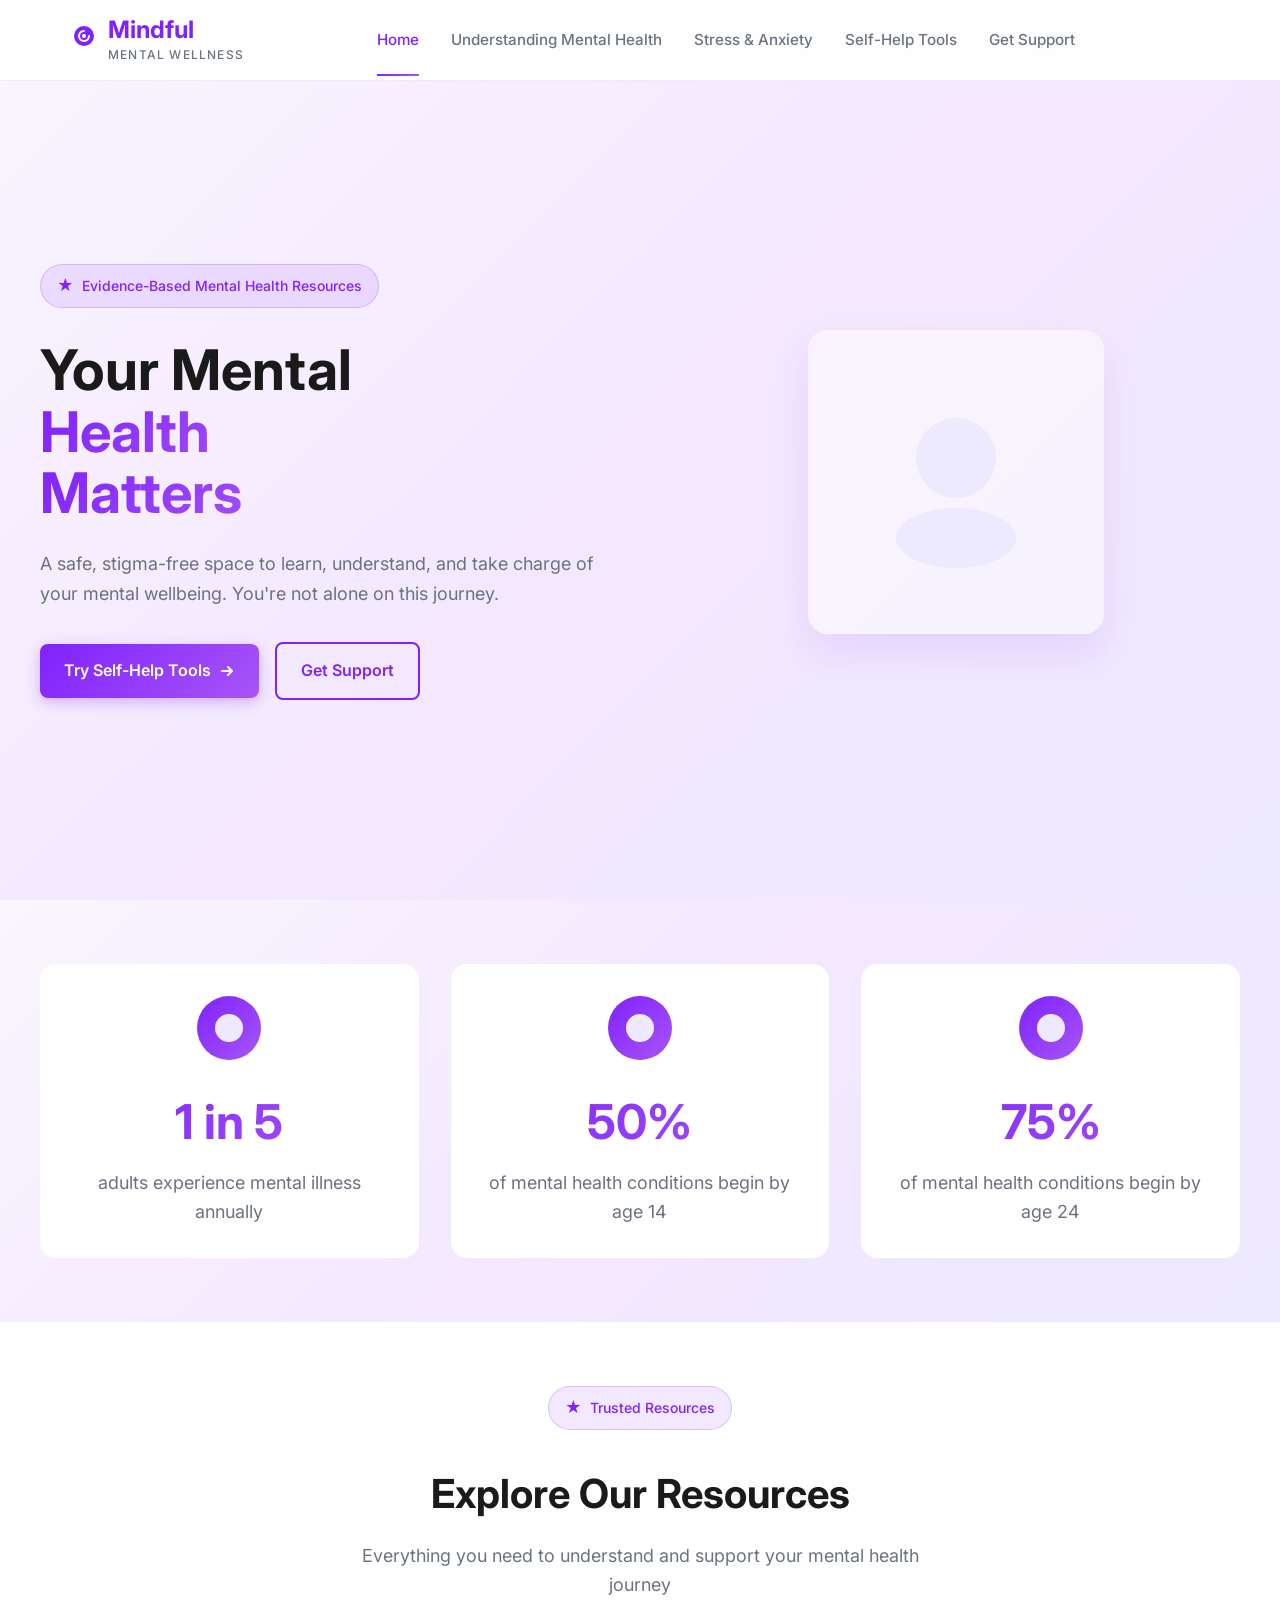
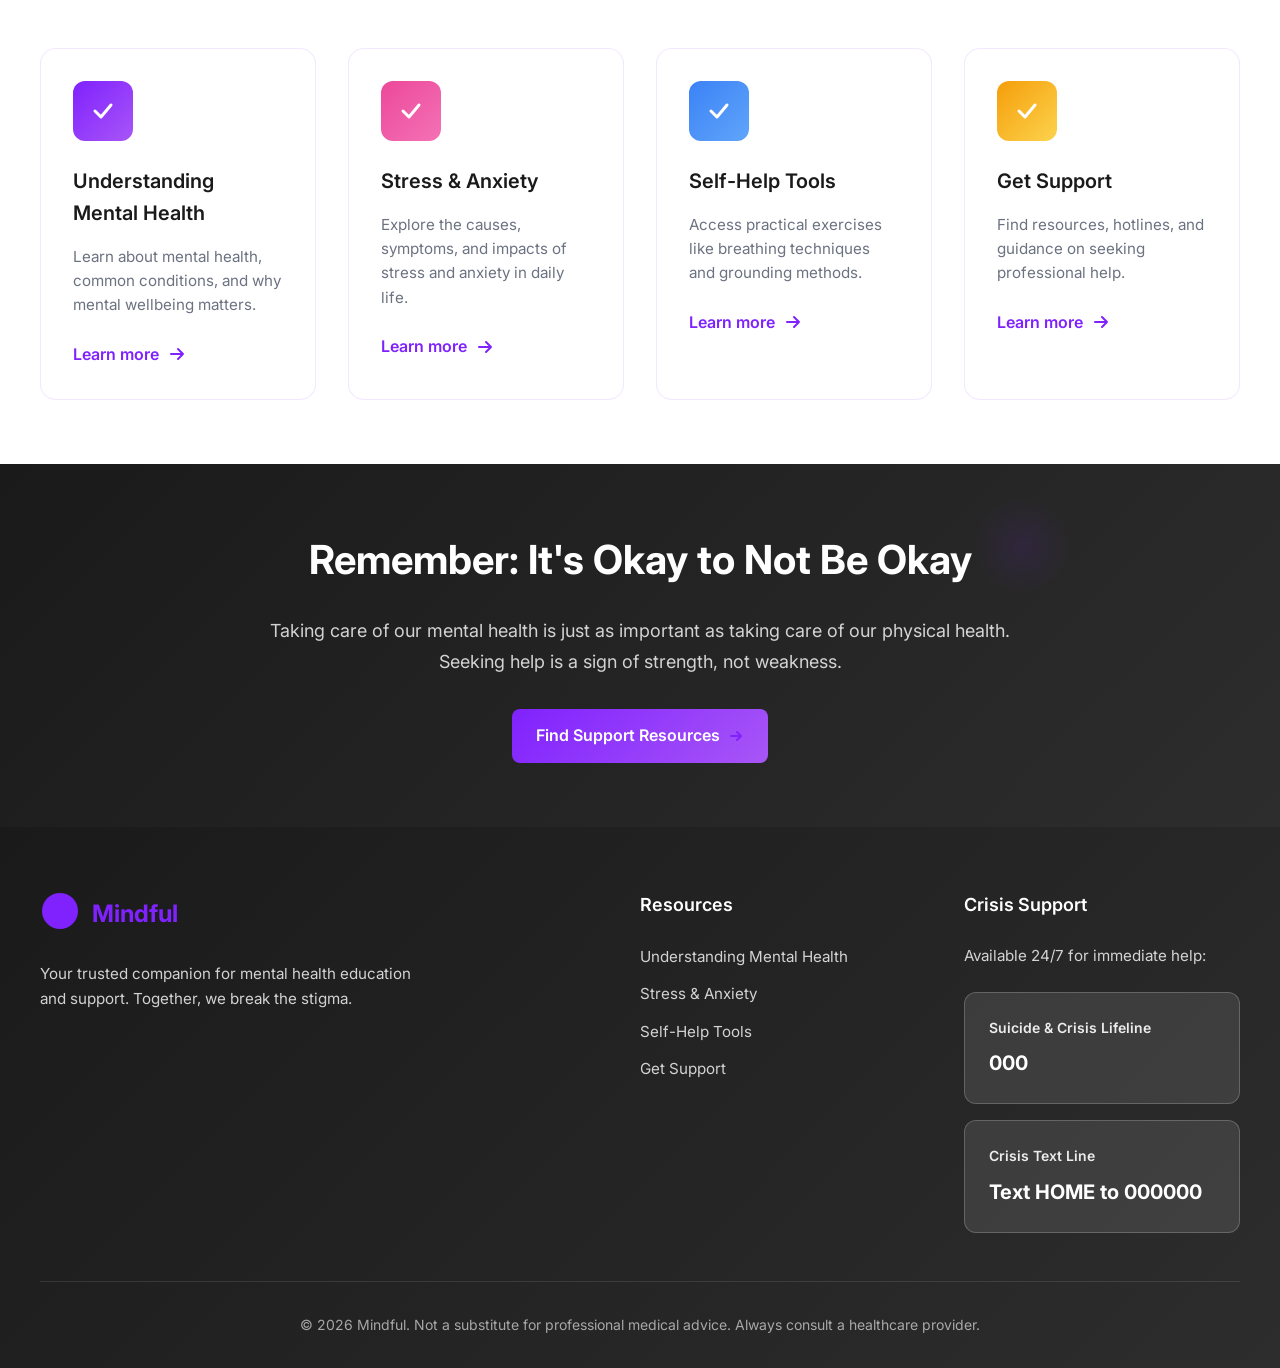
<file: index.html>
<!DOCTYPE html>
<html lang="en">
<head>
    <meta charset="UTF-8">
    <meta name="viewport" content="width=device-width, initial-scale=1.0">
    <title>Mindful - Mental Wellness</title>
    <link rel="stylesheet" href="css/styles.css"> <!-- Main styles -->
    <link rel="stylesheet" href="css/index-styles.css"> <!-- Page-specific styles -->
    <!-- Google Fonts: Inter -->
    <link rel="preconnect" href="https://fonts.googleapis.com">
    <link rel="preconnect" href="https://fonts.gstatic.com" crossorigin>
    <link href="https://fonts.googleapis.com/css2?family=Inter:wght@400;500;600;700&display=swap" rel="stylesheet">
</head>
<body>
    <!-- Header -->
    <header class="header">
        <div class="header-container">
            <a href="index.html" class="logo-link">
                <div class="logo-icon">
                    <!-- Using SVG icons exported from Figma/SVGonline. SVG is lightweight, scalable, and easy to style with CSS.
                    With a grid‑based layout like this website, having consistent SVG setup makes updating or swapping icons much faster. -->
                    <svg width="24" height="24" viewBox="0 0 24 24" fill="none" xmlns="http://www.w3.org/2000/svg">
                        <circle cx="12" cy="12" r="10" fill="#7F22FE"/>
                        <path d="M12 7C9.23858 7 7 9.23858 7 12C7 14.7614 9.23858 17 12 17C14.7614 17 17 14.7614 17 12" stroke="white" stroke-width="2" stroke-linecap="round"/>
                        <circle cx="12" cy="12" r="2" fill="white"/>
                    </svg>
                </div>
                <div class="logo-text">
                    <span class="logo-mindful">Mindful</span>
                    <span class="logo-wellness">MENTAL WELLNESS</span>
                </div>
            </a>
            <!-- Hamburger menu toggle - uses CSS :checked selector for responsive navigation -->
            <input type="checkbox" id="hamburger-toggle" class="hamburger-toggle">
            <label for="hamburger-toggle" class="hamburger-btn">
                <span></span>
                <span></span>
                <span></span>
            </label>
            <nav class="nav">
                <a href="index.html" class="nav-link active">Home</a>
                <a href="pages/health.html" class="nav-link">Understanding Mental Health</a>
                <a href="pages/stress.html" class="nav-link">Stress &amp; Anxiety</a>
                <a href="pages/self.html" class="nav-link">Self-Help Tools</a>
                <a href="pages/support.html" class="nav-link">Get Support</a>
            </nav>
            <label for="hamburger-toggle" class="nav-overlay"></label>
        </div>
    </header>

    <!-- Main Content -->
    <main>
        <!-- Hero Section -->
        <section class="hero">
            <div class="hero-container">
                <div class="hero-content">
                    <div class="hero-badge">
                        <span class="badge-icon">★</span>
                        <span class="badge-text">Evidence-Based Mental Health Resources</span>
                    </div>
                    <h1 class="hero-heading">
                        <span class="heading-line">Your Mental</span>
                        <span class="heading-line gradient-text">Health</span>
                        <span class="heading-line gradient-text">Matters</span>
                    </h1>
                    <p class="hero-paragraph">
                        A safe, stigma-free space to learn, understand, and take charge of your mental wellbeing. You're not alone on this journey.
                    </p>
                    <div class="hero-buttons">
                        <a href="pages/self.html" class="btn btn-primary">
                            <span>Try Self-Help Tools</span>
                            <svg width="16" height="16" viewBox="0 0 16 16" fill="none">
                                <path d="M3 8H13M13 8L9 4M13 8L9 12" stroke="white" stroke-width="2" stroke-linecap="round" stroke-linejoin="round"/>
                            </svg>
                        </a>
                        <a href="pages/support.html" class="btn btn-outline">
                            <span>Get Support</span>
                        </a>
                    </div>
                </div>
                <div class="hero-decoration">
                    <div class="hero-image-placeholder">
                        <svg width="200" height="200" viewBox="0 0 200 200" fill="none">
                            <circle cx="100" cy="80" r="40" fill="#EDE9FE"/>
                            <ellipse cx="100" cy="160" rx="60" ry="30" fill="#EDE9FE"/>
                        </svg>
                    </div>
                </div>
            </div>
        </section>

        <!-- Statistics Section -->
        <section class="stats">
            <div class="stats-container">
                <div class="stat-card">
                    <div class="stat-icon">
                        <svg width="32" height="32" viewBox="0 0 32 32" fill="none">
                            <circle cx="16" cy="16" r="14" fill="#EDE9FE"/>
                            <text x="16" y="20" text-anchor="middle" fill="#7F22FE" font-size="12" font-weight="700"></text>
                        </svg>
                    </div>
                    <div class="stat-number stat-gradient">1 in 5</div>
                    <div class="stat-description">adults experience mental illness annually</div>
                </div>
                <div class="stat-card">
                    <div class="stat-icon">
                        <svg width="32" height="32" viewBox="0 0 32 32" fill="none">
                            <circle cx="16" cy="16" r="14" fill="#EDE9FE"/>
                        </svg>
                    </div>
                    <div class="stat-number stat-gradient">50%</div>
                    <div class="stat-description">of mental health conditions begin by age 14</div>
                </div>
                <div class="stat-card">
                    <div class="stat-icon">
                        <svg width="32" height="32" viewBox="0 0 32 32" fill="none">
                            <circle cx="16" cy="16" r="14" fill="#EDE9FE"/>
                        </svg>
                    </div>
                    <div class="stat-number stat-gradient">75%</div>
                    <div class="stat-description">of mental health conditions begin by age 24</div>
                </div>
            </div>
        </section>

        <!-- Resources Section -->
        <section class="resources">
            <div class="resources-container">
                <div class="resources-header">
                    <div class="resources-badge">
                        <span class="badge-icon">★</span>
                        <span class="badge-text">Trusted Resources</span>
                    </div>
                    <h2 class="resources-title">Explore Our Resources</h2>
                    <p class="resources-subtitle">Everything you need to understand and support your mental health journey</p>
                </div>
                <div class="resources-grid">
                    <a href="pages/health.html" class="resource-card">
                        <div class="resource-image resource-purple">
                            <svg width="32" height="32" viewBox="0 0 32 32" fill="none">
                                <path d="M8 16L14 22L24 10" stroke="white" stroke-width="3" stroke-linecap="round" stroke-linejoin="round"/>
                            </svg>
                        </div>
                        <h3 class="resource-title">Understanding Mental Health</h3>
                        <p class="resource-description">Learn about mental health, common conditions, and why mental wellbeing matters.</p>
                        <div class="resource-link">
                            <span>Learn more</span>
                            <svg width="20" height="20" viewBox="0 0 20 20" fill="none">
                                <path d="M4 10H16M16 10L11 5M16 10L11 15" stroke="#7F22FE" stroke-width="2" stroke-linecap="round" stroke-linejoin="round"/>
                            </svg>
                        </div>
                    </a>
                    <a href="pages/stress.html" class="resource-card">
                        <div class="resource-image resource-pink">
                            <svg width="32" height="32" viewBox="0 0 32 32" fill="none">
                                <path d="M8 16L14 22L24 10" stroke="white" stroke-width="3" stroke-linecap="round" stroke-linejoin="round"/>
                            </svg>
                        </div>
                        <h3 class="resource-title">Stress & Anxiety</h3>
                        <p class="resource-description">Explore the causes, symptoms, and impacts of stress and anxiety in daily life.</p>
                        <div class="resource-link">
                            <span>Learn more</span>
                            <svg width="20" height="20" viewBox="0 0 20 20" fill="none">
                                <path d="M4 10H16M16 10L11 5M16 10L11 15" stroke="#7F22FE" stroke-width="2" stroke-linecap="round" stroke-linejoin="round"/>
                            </svg>
                        </div>
                    </a>
                    <a href="pages/self.html" class="resource-card">
                        <div class="resource-image resource-blue">
                            <svg width="32" height="32" viewBox="0 0 32 32" fill="none">
                                <path d="M8 16L14 22L24 10" stroke="white" stroke-width="3" stroke-linecap="round" stroke-linejoin="round"/>
                            </svg>
                        </div>
                        <h3 class="resource-title">Self-Help Tools</h3>
                        <p class="resource-description">Access practical exercises like breathing techniques and grounding methods.</p>
                        <div class="resource-link">
                            <span>Learn more</span>
                            <svg width="20" height="20" viewBox="0 0 20 20" fill="none">
                                <path d="M4 10H16M16 10L11 5M16 10L11 15" stroke="#7F22FE" stroke-width="2" stroke-linecap="round" stroke-linejoin="round"/>
                            </svg>
                        </div>
                    </a>
                    <a href="pages/support.html" class="resource-card">
                        <div class="resource-image resource-orange">
                            <svg width="32" height="32" viewBox="0 0 32 32" fill="none">
                                <path d="M8 16L14 22L24 10" stroke="white" stroke-width="3" stroke-linecap="round" stroke-linejoin="round"/>
                            </svg>
                        </div>
                        <h3 class="resource-title">Get Support</h3>
                        <p class="resource-description">Find resources, hotlines, and guidance on seeking professional help.</p>
                        <div class="resource-link">
                            <span>Learn more</span>
                            <svg width="20" height="20" viewBox="0 0 20 20" fill="none">
                                <path d="M4 10H16M16 10L11 5M16 10L11 15" stroke="#7F22FE" stroke-width="2" stroke-linecap="round" stroke-linejoin="round"/>
                            </svg>
                        </div>
                    </a>
                </div>
            </div>
        </section>

        <!-- CTA Section -->
        <section class="cta">
            <div class="cta-container">
                <div class="cta-decoration"></div>
                <div class="cta-content">
                    <h2 class="cta-title">Remember: It's Okay to Not Be Okay</h2>
                    <p class="cta-text">Taking care of our mental health is just as important as taking care of our physical health. Seeking help is a sign of strength, not weakness.</p>
                    <a href="pages/support.html" class="btn btn-cta">
                        <span>Find Support Resources</span>
                        <svg width="16" height="16" viewBox="0 0 16 16" fill="none">
                            <path d="M3 8H13M13 8L9 4M13 8L9 12" stroke="#7F22FE" stroke-width="2" stroke-linecap="round" stroke-linejoin="round"/>
                        </svg>
                    </a>
                </div>
            </div>
        </section>
    </main>

    <!-- Footer -->
    <footer class="footer">
        <div class="footer-container">
            <div class="footer-main">
                <div class="footer-brand">
                    <div class="footer-logo">
                        <div class="logo-icon">
                            <svg width="40" height="40" viewBox="0 0 40 40" fill="none">
                                <circle cx="20" cy="20" r="18" fill="#7F22FE"/>
                            </svg>
                        </div>
                        <div class="logo-text">
                            <span class="logo-mindful">Mindful</span>
                        </div>
                    </div>
                    <p class="footer-description">Your trusted companion for mental health education and support. Together, we break the stigma.</p>
                </div>
                <div class="footer-links">
                    <h3 class="footer-heading">Resources</h3>
                    <ul class="footer-list">
                        <li><a href="pages/health.html">Understanding Mental Health</a></li>
                        <li><a href="pages/stress.html">Stress & Anxiety</a></li>
                        <li><a href="pages/self.html">Self-Help Tools</a></li>
                        <li><a href="pages/support.html">Get Support</a></li>
                    </ul>
                </div>
                <div class="footer-crisis">
                    <h3 class="footer-heading">Crisis Support</h3>
                    <p class="crisis-label">Available 24/7 for immediate help:</p>
                    <div class="crisis-cards">
                        <div class="crisis-card">
                            <span class="crisis-title">Suicide & Crisis Lifeline</span>
                            <span class="crisis-number">000</span>
                        </div>
                        <div class="crisis-card">
                            <span class="crisis-title">Crisis Text Line</span>
                            <span class="crisis-text">Text HOME to 000000</span>
                        </div>
                    </div>
                </div>
            </div>
            <div class="footer-bottom">
                <p>© 2026 Mindful. Not a substitute for professional medical advice. Always consult a healthcare provider.</p>
            </div>
        </div>
    </footer>
</body>
</html>
</file>
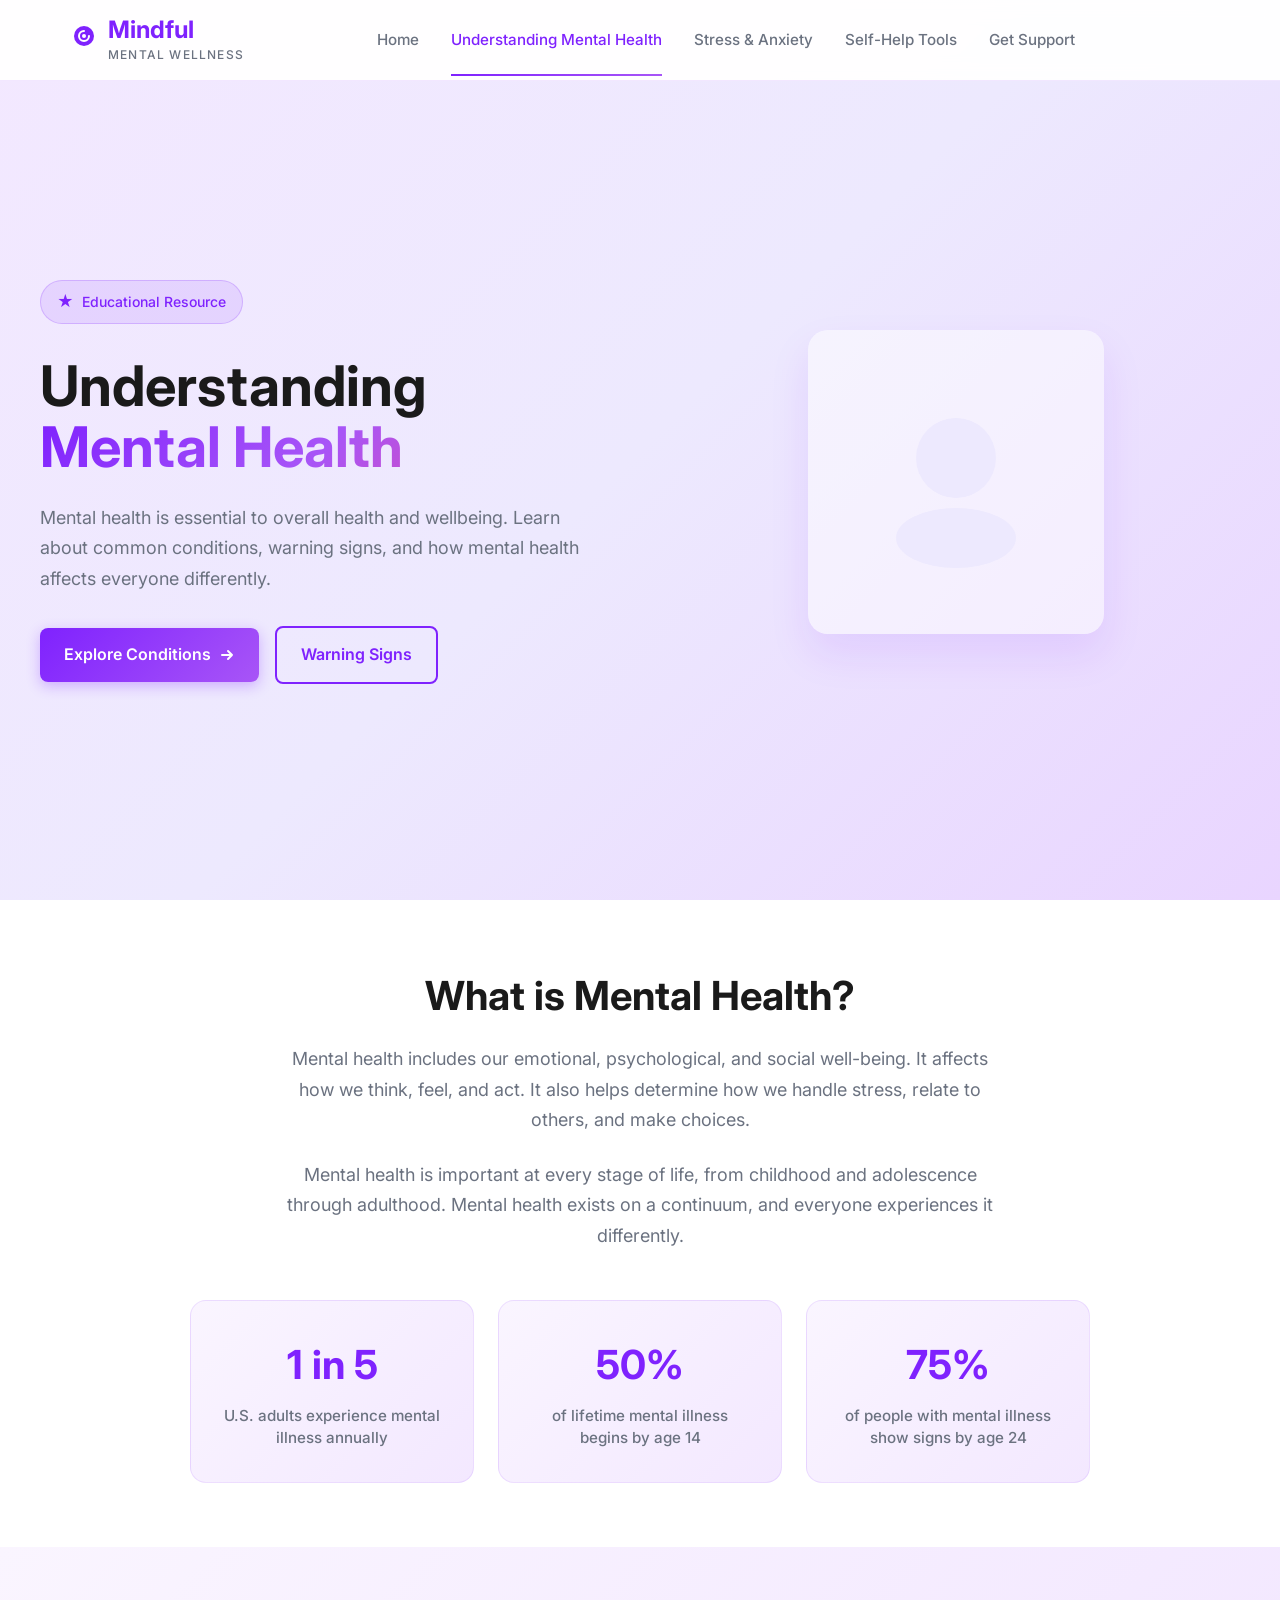
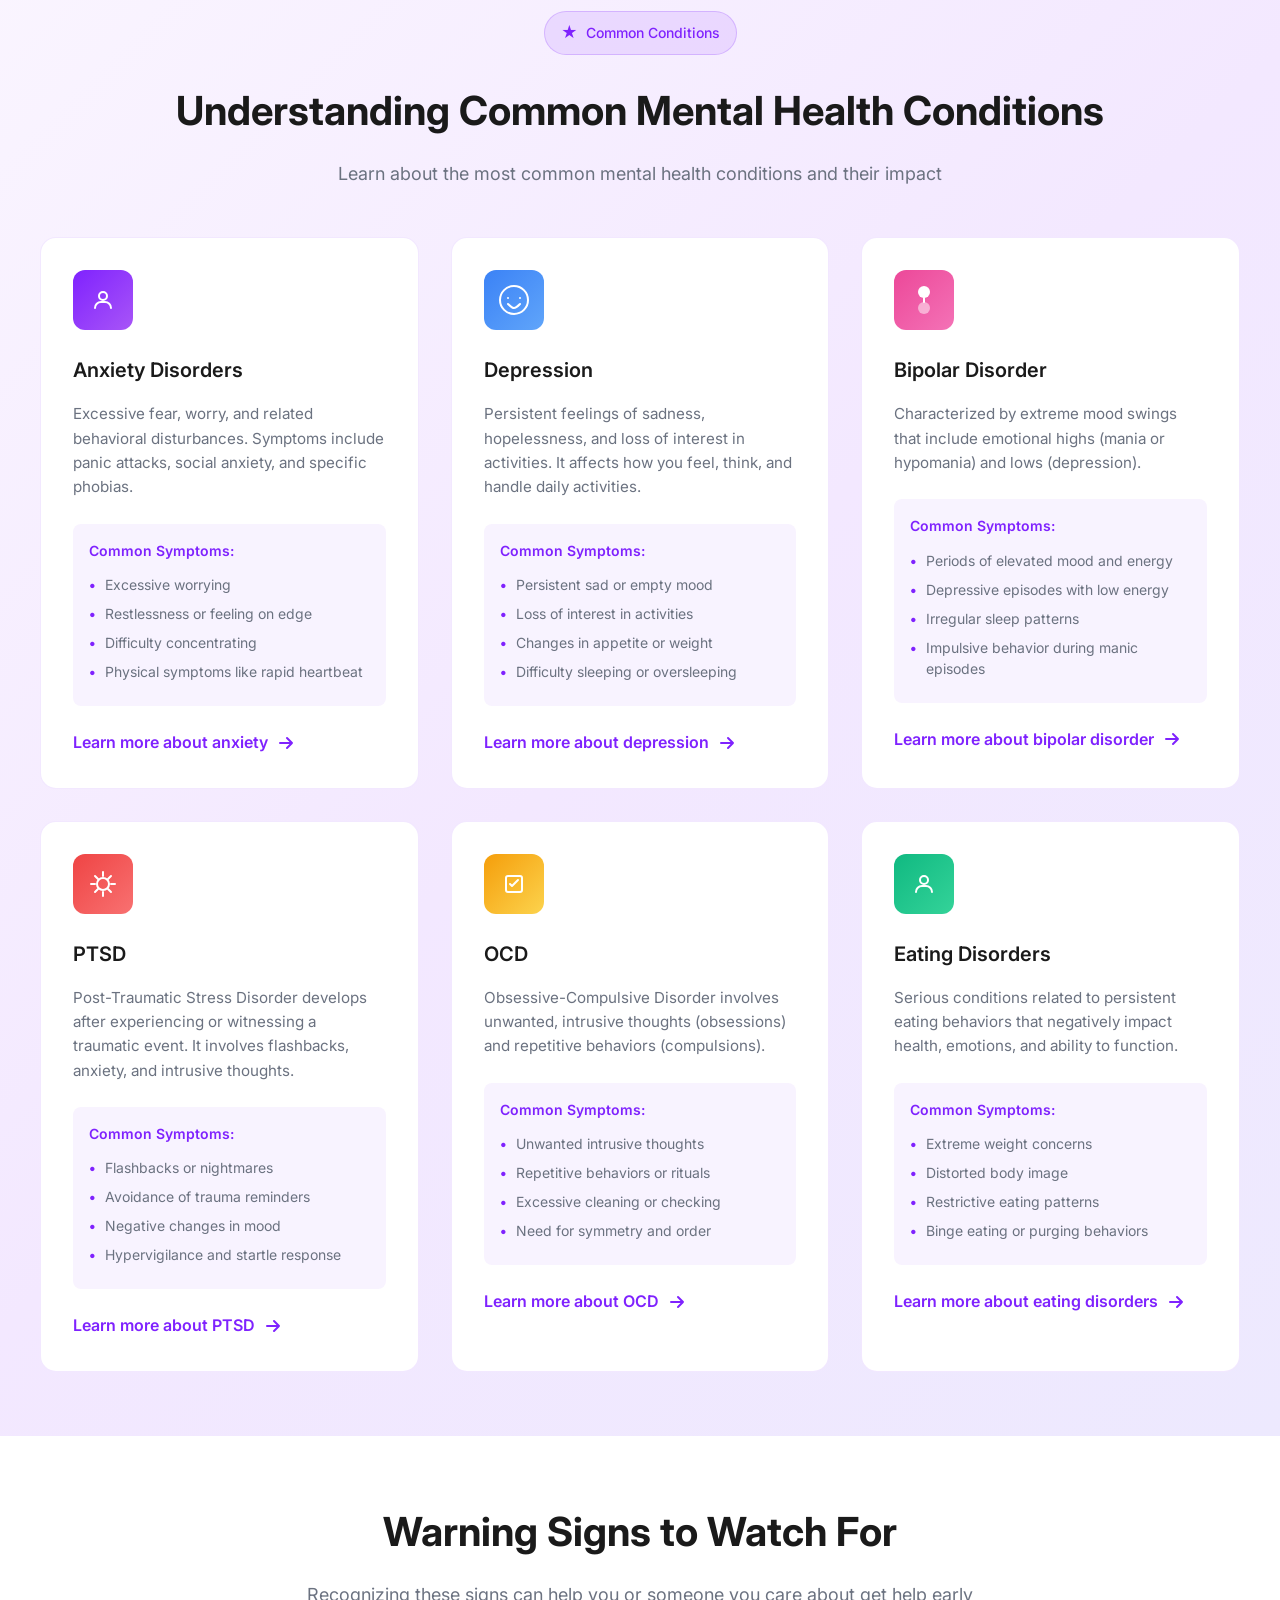
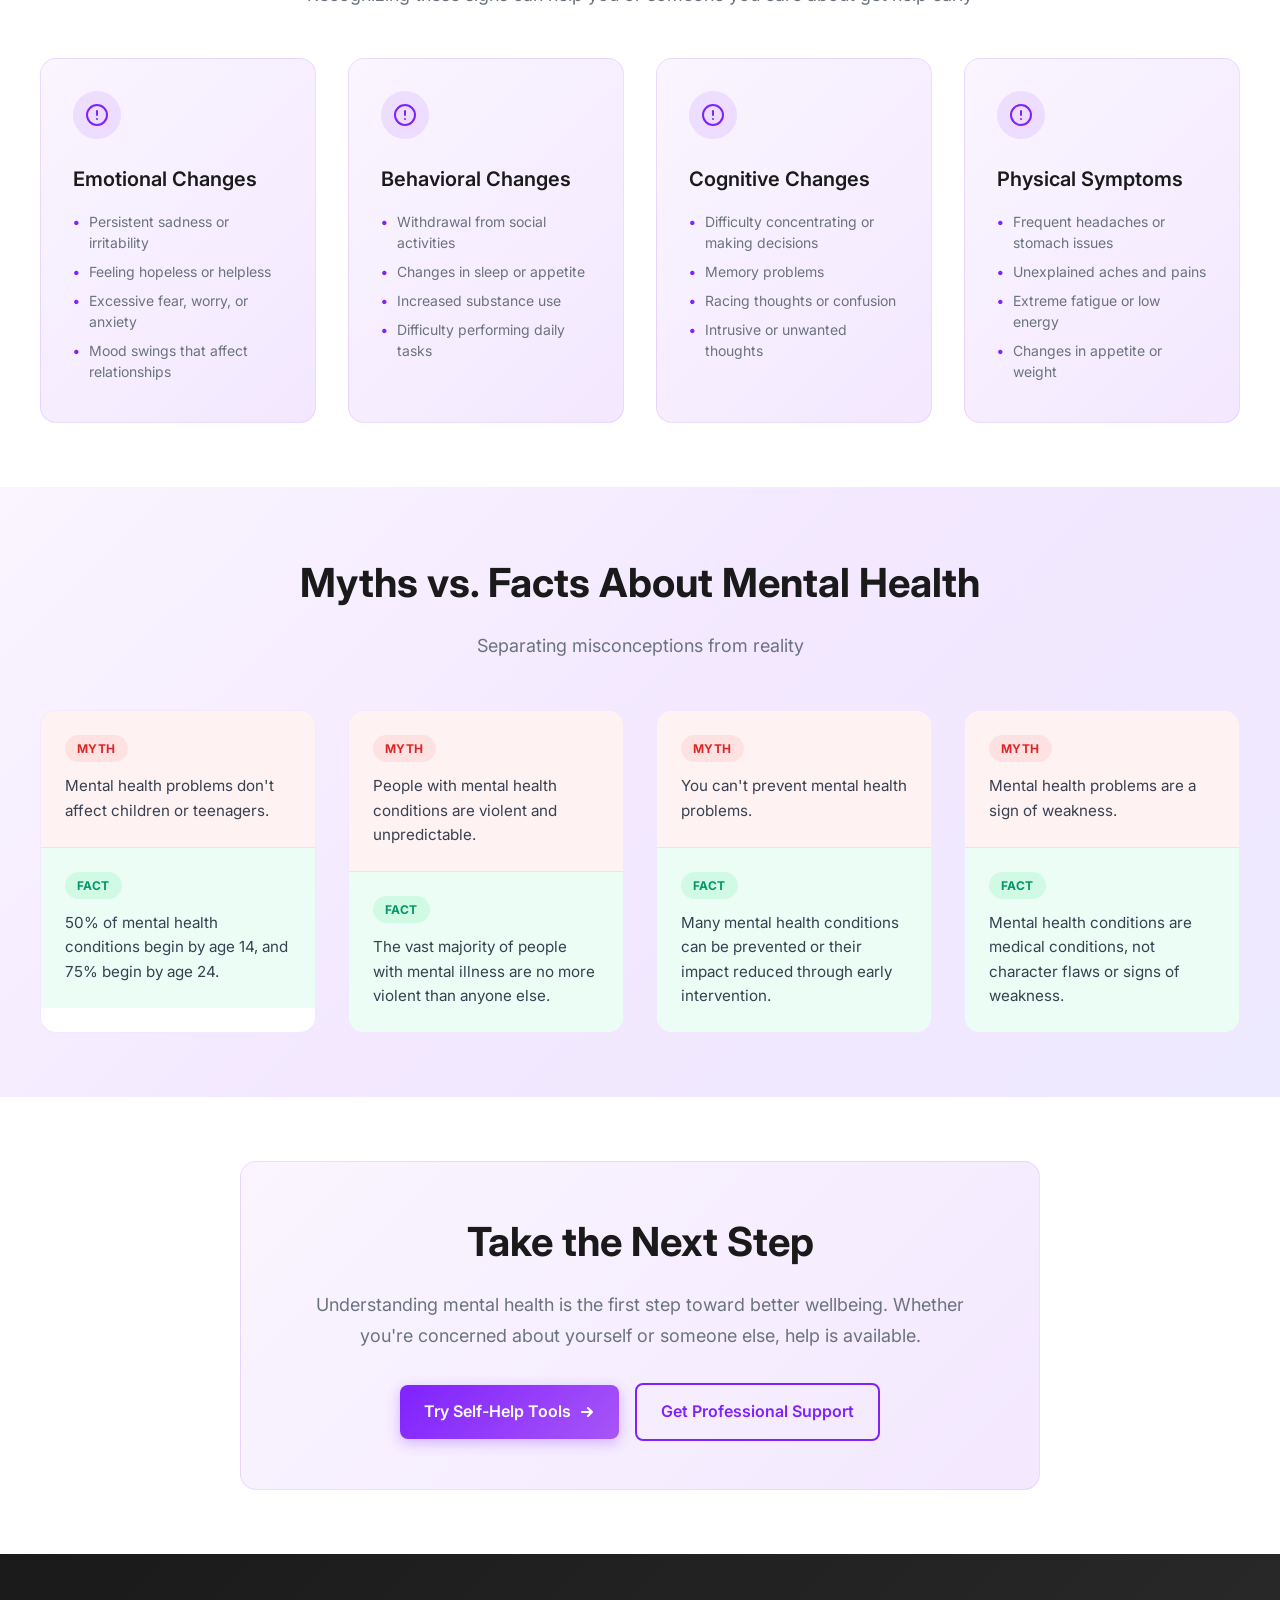
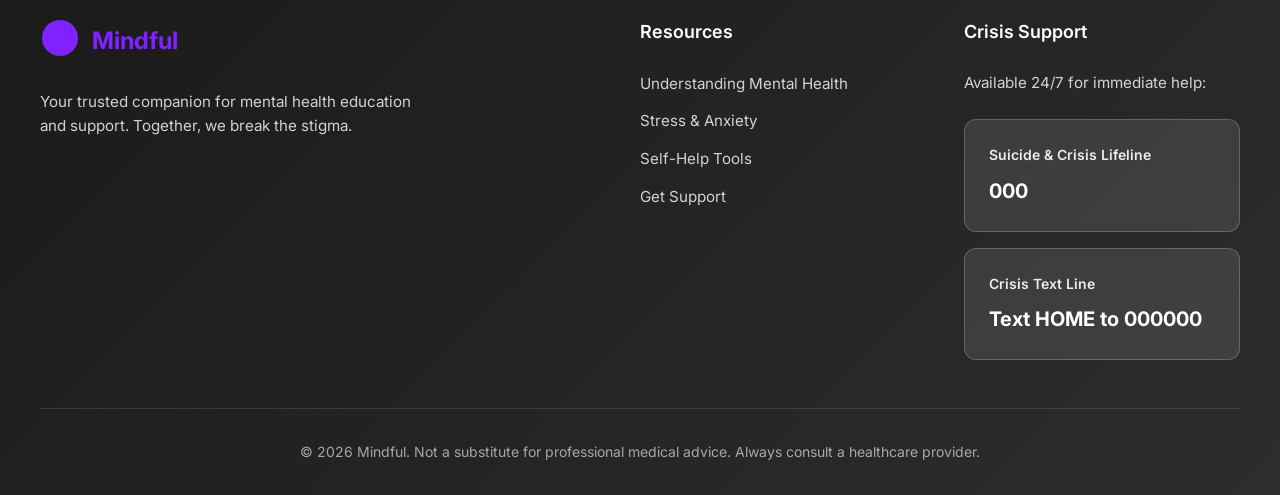
<file: pages/health.html>
<!DOCTYPE html>
<html lang="en">
<head>
    <meta charset="UTF-8">
    <meta name="viewport" content="width=device-width, initial-scale=1.0">
    <title>Understanding Mental Health - Mindful</title>
    <link rel="stylesheet" href="../css/styles.css">
    <link rel="stylesheet" href="../css/health-styles.css">
    <link rel="preconnect" href="https://fonts.googleapis.com">
    <link rel="preconnect" href="https://fonts.gstatic.com" crossorigin>
    <link href="https://fonts.googleapis.com/css2?family=Inter:wght@400;500;600;700&display=swap" rel="stylesheet">
</head>
<body>
    <!-- Header -->
    <header class="header">
        <div class="header-container">
            <a href="../index.html" class="logo-link">
                <div class="logo-icon">
                    <svg width="24" height="24" viewBox="0 0 24 24" fill="none" xmlns="http://www.w3.org/2000/svg">
                        <circle cx="12" cy="12" r="10" fill="#7F22FE"/>
                        <path d="M12 7C9.23858 7 7 9.23858 7 12C7 14.7614 9.23858 17 12 17C14.7614 17 17 14.7614 17 12" stroke="white" stroke-width="2" stroke-linecap="round"/>
                        <circle cx="12" cy="12" r="2" fill="white"/>
                    </svg>
                </div>
                <div class="logo-text">
                    <span class="logo-mindful">Mindful</span>
                    <span class="logo-wellness">MENTAL WELLNESS</span>
                </div>
            </a>
            <input type="checkbox" id="hamburger-toggle" class="hamburger-toggle">
            <label for="hamburger-toggle" class="hamburger-btn">
                <span></span>
                <span></span>
                <span></span>
            </label>
            <nav class="nav">
                <a href="../index.html" class="nav-link">Home</a>
                <a href="health.html" class="nav-link active">Understanding Mental Health</a>
                <a href="stress.html" class="nav-link">Stress &amp; Anxiety</a>
                <a href="self.html" class="nav-link">Self-Help Tools</a>
                <a href="support.html" class="nav-link">Get Support</a>
            </nav>
            <label for="hamburger-toggle" class="nav-overlay"></label>
        </div>
    </header>

    <!-- Main Content -->
    <main>
        <!-- Hero Section -->
        <section class="hero health-hero">
            <div class="hero-container">
                <div class="hero-content">
                    <div class="hero-badge">
                        <span class="badge-icon">★</span>
                        <span class="badge-text">Educational Resource</span>
                    </div>
                    <h1 class="hero-heading">
                        <span class="heading-line">Understanding</span>
                        <span class="heading-line gradient-text">Mental Health</span>
                    </h1>
                    <p class="hero-paragraph">
                        Mental health is essential to overall health and wellbeing. Learn about common conditions, warning signs, and how mental health affects everyone differently.
                    </p>
                    <div class="hero-buttons">
                        <a href="#conditions" class="btn btn-primary">
                            <span>Explore Conditions</span>
                            <svg width="16" height="16" viewBox="0 0 16 16" fill="none">
                                <path d="M3 8H13M13 8L9 4M13 8L9 12" stroke="white" stroke-width="2" stroke-linecap="round" stroke-linejoin="round"/>
                            </svg>
                        </a>
                        <a href="#warning-signs" class="btn btn-outline">
                            <span>Warning Signs</span>
                        </a>
                    </div>
                </div>
                <div class="hero-decoration">
                    <div class="hero-image-placeholder">
                        <svg width="200" height="200" viewBox="0 0 200 200" fill="none">
                            <circle cx="100" cy="80" r="40" fill="#EDE9FE"/>
                            <ellipse cx="100" cy="160" rx="60" ry="30" fill="#EDE9FE"/>
                        </svg>
                    </div>
                </div>
            </div>
        </section>

        <!-- Overview Section -->
        <section class="overview">
            <div class="overview-container">
                <div class="overview-content">
                    <h2 class="overview-title">What is Mental Health?</h2>
                    <p class="overview-text">
                        Mental health includes our emotional, psychological, and social well-being. It affects how we think, feel, and act. It also helps determine how we handle stress, relate to others, and make choices.
                    </p>
                    <p class="overview-text">
                        Mental health is important at every stage of life, from childhood and adolescence through adulthood. Mental health exists on a continuum, and everyone experiences it differently.
                    </p>
                    <div class="overview-stats">
                        <div class="stat-item">
                            <div class="stat-number">1 in 5</div>
                            <div class="stat-label">U.S. adults experience mental illness annually</div>
                        </div>
                        <div class="stat-item">
                            <div class="stat-number">50%</div>
                            <div class="stat-label">of lifetime mental illness begins by age 14</div>
                        </div>
                        <div class="stat-item">
                            <div class="stat-number">75%</div>
                            <div class="stat-label">of people with mental illness show signs by age 24</div>
                        </div>
                    </div>
                </div>
            </div>
        </section>

        <!-- Common Conditions Section -->
        <section class="conditions" id="conditions">
            <div class="conditions-container">
                <div class="conditions-header">
                    <div class="conditions-badge">
                        <span class="badge-icon">★</span>
                        <span class="badge-text">Common Conditions</span>
                    </div>
                    <h2 class="conditions-title">Understanding Common Mental Health Conditions</h2>
                    <p class="conditions-subtitle">Learn about the most common mental health conditions and their impact</p>
                </div>
                <div class="conditions-grid">
                    <div class="condition-card">
                        <div class="condition-icon condition-anxiety">
                            <svg width="32" height="32" viewBox="0 0 32 32" fill="none">
                                <path d="M16 8C13.7909 8 12 9.79086 12 12C12 14.2091 13.7909 16 16 16C18.2091 16 20 14.2091 20 12C20 9.79086 18.2091 8 16 8Z" stroke="white" stroke-width="2"/>
                                <path d="M8 24C8 20.6863 10.6863 18 14 18H18C21.3137 18 24 20.6863 24 24" stroke="white" stroke-width="2" stroke-linecap="round"/>
                            </svg>
                        </div>
                        <h3 class="condition-title">Anxiety Disorders</h3>
                        <p class="condition-description">
                            Excessive fear, worry, and related behavioral disturbances. Symptoms include panic attacks, social anxiety, and specific phobias.
                        </p>
                        <div class="condition-symptoms">
                            <h4>Common Symptoms:</h4>
                            <ul>
                                <li>Excessive worrying</li>
                                <li>Restlessness or feeling on edge</li>
                                <li>Difficulty concentrating</li>
                                <li>Physical symptoms like rapid heartbeat</li>
                            </ul>
                        </div>
                        <div class="condition-link">
                            <span>Learn more about anxiety</span>
                            <svg width="20" height="20" viewBox="0 0 20 20" fill="none">
                                <path d="M4 10H16M16 10L11 5M16 10L11 15" stroke="#7F22FE" stroke-width="2" stroke-linecap="round" stroke-linejoin="round"/>
                            </svg>
                        </div>
                    </div>

                    <div class="condition-card">
                        <div class="condition-icon condition-depression">
                            <svg width="32" height="32" viewBox="0 0 32 32" fill="none">
                                <circle cx="16" cy="16" r="14" stroke="white" stroke-width="2"/>
                                <path d="M10 14C10 14 10 14 10 14C10 14 10 14 10 14" stroke="white" stroke-width="2" stroke-linecap="round"/>
                                <path d="M22 14C22 14 22 14 22 14C22 14 22 14 22 14" stroke="white" stroke-width="2" stroke-linecap="round"/>
                                <path d="M10 20C10 20 14 24 16 24C18 24 22 20 22 20" stroke="white" stroke-width="2" stroke-linecap="round"/>
                            </svg>
                        </div>
                        <h3 class="condition-title">Depression</h3>
                        <p class="condition-description">
                            Persistent feelings of sadness, hopelessness, and loss of interest in activities. It affects how you feel, think, and handle daily activities.
                        </p>
                        <div class="condition-symptoms">
                            <h4>Common Symptoms:</h4>
                            <ul>
                                <li>Persistent sad or empty mood</li>
                                <li>Loss of interest in activities</li>
                                <li>Changes in appetite or weight</li>
                                <li>Difficulty sleeping or oversleeping</li>
                            </ul>
                        </div>
                        <div class="condition-link">
                            <span>Learn more about depression</span>
                            <svg width="20" height="20" viewBox="0 0 20 20" fill="none">
                                <path d="M4 10H16M16 10L11 5M16 10L11 15" stroke="#7F22FE" stroke-width="2" stroke-linecap="round" stroke-linejoin="round"/>
                            </svg>
                        </div>
                    </div>

                    <div class="condition-card">
                        <div class="condition-icon condition-bipolar">
                            <svg width="32" height="32" viewBox="0 0 32 32" fill="none">
                                <circle cx="16" cy="8" r="6" fill="white"/>
                                <circle cx="16" cy="24" r="6" fill="white" opacity="0.5"/>
                                <path d="M16 14V18" stroke="white" stroke-width="2" stroke-linecap="round"/>
                            </svg>
                        </div>
                        <h3 class="condition-title">Bipolar Disorder</h3>
                        <p class="condition-description">
                            Characterized by extreme mood swings that include emotional highs (mania or hypomania) and lows (depression).
                        </p>
                        <div class="condition-symptoms">
                            <h4>Common Symptoms:</h4>
                            <ul>
                                <li>Periods of elevated mood and energy</li>
                                <li>Depressive episodes with low energy</li>
                                <li>Irregular sleep patterns</li>
                                <li>Impulsive behavior during manic episodes</li>
                            </ul>
                        </div>
                        <div class="condition-link">
                            <span>Learn more about bipolar disorder</span>
                            <svg width="20" height="20" viewBox="0 0 20 20" fill="none">
                                <path d="M4 10H16M16 10L11 5M16 10L11 15" stroke="#7F22FE" stroke-width="2" stroke-linecap="round" stroke-linejoin="round"/>
                            </svg>
                        </div>
                    </div>

                    <div class="condition-card">
                        <div class="condition-icon condition-ptsd">
                            <svg width="32" height="32" viewBox="0 0 32 32" fill="none">
                                <path d="M16 4V8M16 24V28M4 16H8M24 16H28M8 8L11 11M21 21L24 24M24 8L21 11M11 21L8 24" stroke="white" stroke-width="2" stroke-linecap="round"/>
                                <circle cx="16" cy="16" r="6" stroke="white" stroke-width="2"/>
                            </svg>
                        </div>
                        <h3 class="condition-title">PTSD</h3>
                        <p class="condition-description">
                            Post-Traumatic Stress Disorder develops after experiencing or witnessing a traumatic event. It involves flashbacks, anxiety, and intrusive thoughts.
                        </p>
                        <div class="condition-symptoms">
                            <h4>Common Symptoms:</h4>
                            <ul>
                                <li>Flashbacks or nightmares</li>
                                <li>Avoidance of trauma reminders</li>
                                <li>Negative changes in mood</li>
                                <li>Hypervigilance and startle response</li>
                            </ul>
                        </div>
                        <div class="condition-link">
                            <span>Learn more about PTSD</span>
                            <svg width="20" height="20" viewBox="0 0 20 20" fill="none">
                                <path d="M4 10H16M16 10L11 5M16 10L11 15" stroke="#7F22FE" stroke-width="2" stroke-linecap="round" stroke-linejoin="round"/>
                            </svg>
                        </div>
                    </div>

                    <div class="condition-card">
                        <div class="condition-icon condition-ocd">
                            <svg width="32" height="32" viewBox="0 0 32 32" fill="none">
                                <rect x="8" y="8" width="16" height="16" rx="2" stroke="white" stroke-width="2"/>
                                <path d="M12 16L14 18L20 12" stroke="white" stroke-width="2" stroke-linecap="round" stroke-linejoin="round"/>
                            </svg>
                        </div>
                        <h3 class="condition-title">OCD</h3>
                        <p class="condition-description">
                            Obsessive-Compulsive Disorder involves unwanted, intrusive thoughts (obsessions) and repetitive behaviors (compulsions).
                        </p>
                        <div class="condition-symptoms">
                            <h4>Common Symptoms:</h4>
                            <ul>
                                <li>Unwanted intrusive thoughts</li>
                                <li>Repetitive behaviors or rituals</li>
                                <li>Excessive cleaning or checking</li>
                                <li>Need for symmetry and order</li>
                            </ul>
                        </div>
                        <div class="condition-link">
                            <span>Learn more about OCD</span>
                            <svg width="20" height="20" viewBox="0 0 20 20" fill="none">
                                <path d="M4 10H16M16 10L11 5M16 10L11 15" stroke="#7F22FE" stroke-width="2" stroke-linecap="round" stroke-linejoin="round"/>
                            </svg>
                        </div>
                    </div>

                    <div class="condition-card">
                        <div class="condition-icon condition-eating">
                            <svg width="32" height="32" viewBox="0 0 32 32" fill="none">
                                <path d="M16 8C13.7909 8 12 9.79086 12 12C12 14.2091 13.7909 16 16 16C18.2091 16 20 14.2091 20 12C20 9.79086 18.2091 8 16 8Z" stroke="white" stroke-width="2"/>
                                <path d="M8 24C8 20.6863 10.6863 18 14 18H18C21.3137 18 24 20.6863 24 24" stroke="white" stroke-width="2" stroke-linecap="round"/>
                            </svg>
                        </div>
                        <h3 class="condition-title">Eating Disorders</h3>
                        <p class="condition-description">
                            Serious conditions related to persistent eating behaviors that negatively impact health, emotions, and ability to function.
                        </p>
                        <div class="condition-symptoms">
                            <h4>Common Symptoms:</h4>
                            <ul>
                                <li>Extreme weight concerns</li>
                                <li>Distorted body image</li>
                                <li>Restrictive eating patterns</li>
                                <li>Binge eating or purging behaviors</li>
                            </ul>
                        </div>
                        <div class="condition-link">
                            <span>Learn more about eating disorders</span>
                            <svg width="20" height="20" viewBox="0 0 20 20" fill="none">
                                <path d="M4 10H16M16 10L11 5M16 10L11 15" stroke="#7F22FE" stroke-width="2" stroke-linecap="round" stroke-linejoin="round"/>
                            </svg>
                        </div>
                    </div>
                </div>
            </div>
        </section>

        <!-- Warning Signs Section -->
        <section class="warning-signs" id="warning-signs">
            <div class="warning-signs-container">
                <div class="warning-signs-header">
                    <h2 class="warning-signs-title">Warning Signs to Watch For</h2>
                    <p class="warning-signs-subtitle">Recognizing these signs can help you or someone you care about get help early</p>
                </div>
                <div class="warning-signs-grid">
                    <div class="warning-card">
                        <div class="warning-icon">
                            <svg width="24" height="24" viewBox="0 0 24 24" fill="none">
                                <circle cx="12" cy="12" r="10" stroke="#7F22FE" stroke-width="2"/>
                                <path d="M12 8V12M12 16H12.01" stroke="#7F22FE" stroke-width="2" stroke-linecap="round"/>
                            </svg>
                        </div>
                        <h3>Emotional Changes</h3>
                        <ul>
                            <li>Persistent sadness or irritability</li>
                            <li>Feeling hopeless or helpless</li>
                            <li>Excessive fear, worry, or anxiety</li>
                            <li>Mood swings that affect relationships</li>
                        </ul>
                    </div>

                    <div class="warning-card">
                        <div class="warning-icon">
                            <svg width="24" height="24" viewBox="0 0 24 24" fill="none">
                                <circle cx="12" cy="12" r="10" stroke="#7F22FE" stroke-width="2"/>
                                <path d="M12 8V12M12 16H12.01" stroke="#7F22FE" stroke-width="2" stroke-linecap="round"/>
                            </svg>
                        </div>
                        <h3>Behavioral Changes</h3>
                        <ul>
                            <li>Withdrawal from social activities</li>
                            <li>Changes in sleep or appetite</li>
                            <li>Increased substance use</li>
                            <li>Difficulty performing daily tasks</li>
                        </ul>
                    </div>

                    <div class="warning-card">
                        <div class="warning-icon">
                            <svg width="24" height="24" viewBox="0 0 24 24" fill="none">
                                <circle cx="12" cy="12" r="10" stroke="#7F22FE" stroke-width="2"/>
                                <path d="M12 8V12M12 16H12.01" stroke="#7F22FE" stroke-width="2" stroke-linecap="round"/>
                            </svg>
                        </div>
                        <h3>Cognitive Changes</h3>
                        <ul>
                            <li>Difficulty concentrating or making decisions</li>
                            <li>Memory problems</li>
                            <li>Racing thoughts or confusion</li>
                            <li>Intrusive or unwanted thoughts</li>
                        </ul>
                    </div>

                    <div class="warning-card">
                        <div class="warning-icon">
                            <svg width="24" height="24" viewBox="0 0 24 24" fill="none">
                                <circle cx="12" cy="12" r="10" stroke="#7F22FE" stroke-width="2"/>
                                <path d="M12 8V12M12 16H12.01" stroke="#7F22FE" stroke-width="2" stroke-linecap="round"/>
                            </svg>
                        </div>
                        <h3>Physical Symptoms</h3>
                        <ul>
                            <li>Frequent headaches or stomach issues</li>
                            <li>Unexplained aches and pains</li>
                            <li>Extreme fatigue or low energy</li>
                            <li>Changes in appetite or weight</li>
                        </ul>
                    </div>
                </div>
            </div>
        </section>

        <!-- Myths vs Facts Section -->
        <section class="myths-facts">
            <div class="myths-facts-container">
                <div class="myths-facts-header">
                    <h2 class="myths-facts-title">Myths vs. Facts About Mental Health</h2>
                    <p class="myths-facts-subtitle">Separating misconceptions from reality</p>
                </div>
                <div class="myths-facts-grid">
                    <div class="myth-fact-card">
                        <div class="myth-section">
                            <div class="myth-label">MYTH</div>
                            <p class="myth-text">Mental health problems don't affect children or teenagers.</p>
                        </div>
                        <div class="fact-section">
                            <div class="fact-label">FACT</div>
                            <p class="fact-text">50% of mental health conditions begin by age 14, and 75% begin by age 24.</p>
                        </div>
                    </div>

                    <div class="myth-fact-card">
                        <div class="myth-section">
                            <div class="myth-label">MYTH</div>
                            <p class="myth-text">People with mental health conditions are violent and unpredictable.</p>
                        </div>
                        <div class="fact-section">
                            <div class="fact-label">FACT</div>
                            <p class="fact-text">The vast majority of people with mental illness are no more violent than anyone else.</p>
                        </div>
                    </div>

                    <div class="myth-fact-card">
                        <div class="myth-section">
                            <div class="myth-label">MYTH</div>
                            <p class="myth-text">You can't prevent mental health problems.</p>
                        </div>
                        <div class="fact-section">
                            <div class="fact-label">FACT</div>
                            <p class="fact-text">Many mental health conditions can be prevented or their impact reduced through early intervention.</p>
                        </div>
                    </div>

                    <div class="myth-fact-card">
                        <div class="myth-section">
                            <div class="myth-label">MYTH</div>
                            <p class="myth-text">Mental health problems are a sign of weakness.</p>
                        </div>
                        <div class="fact-section">
                            <div class="fact-label">FACT</div>
                            <p class="fact-text">Mental health conditions are medical conditions, not character flaws or signs of weakness.</p>
                        </div>
                    </div>
                </div>
            </div>
        </section>

        <!-- Next Steps Section -->
        <section class="next-steps">
            <div class="next-steps-container">
                <div class="next-steps-content">
                    <h2 class="next-steps-title">Take the Next Step</h2>
                    <p class="next-steps-text">
                        Understanding mental health is the first step toward better wellbeing. Whether you're concerned about yourself or someone else, help is available.
                    </p>
                    <div class="next-steps-buttons">
                        <a href="self.html" class="btn btn-primary">
                            <span>Try Self-Help Tools</span>
                            <svg width="16" height="16" viewBox="0 0 16 16" fill="none">
                                <path d="M3 8H13M13 8L9 4M13 8L9 12" stroke="white" stroke-width="2" stroke-linecap="round" stroke-linejoin="round"/>
                            </svg>
                        </a>
                        <a href="support.html" class="btn btn-outline">
                            <span>Get Professional Support</span>
                        </a>
                    </div>
                </div>
            </div>
        </section>
    </main>

    <!-- Footer -->
    <footer class="footer">
        <div class="footer-container">
            <div class="footer-main">
                <div class="footer-brand">
                    <div class="footer-logo">
                        <div class="logo-icon">
                            <svg width="40" height="40" viewBox="0 0 40 40" fill="none">
                                <circle cx="20" cy="20" r="18" fill="#7F22FE"/>
                            </svg>
                        </div>
                        <div class="logo-text">
                            <span class="logo-mindful">Mindful</span>
                        </div>
                    </div>
                    <p class="footer-description">Your trusted companion for mental health education and support. Together, we break the stigma.</p>
                </div>
                <div class="footer-links">
                    <h3 class="footer-heading">Resources</h3>
                    <ul class="footer-list">
                        <li><a href="health.html">Understanding Mental Health</a></li>
                        <li><a href="stress.html">Stress & Anxiety</a></li>
                        <li><a href="self.html">Self-Help Tools</a></li>
                        <li><a href="support.html">Get Support</a></li>
                    </ul>
                </div>
                <div class="footer-crisis">
                    <h3 class="footer-heading">Crisis Support</h3>
                    <p class="crisis-label">Available 24/7 for immediate help:</p>
                    <div class="crisis-cards">
                        <div class="crisis-card">
                            <span class="crisis-title">Suicide & Crisis Lifeline</span>
                            <span class="crisis-number">000</span>
                        </div>
                        <div class="crisis-card">
                            <span class="crisis-title">Crisis Text Line</span>
                            <span class="crisis-text">Text HOME to 000000</span>
                        </div>
                    </div>
                </div>
            </div>
            <div class="footer-bottom">
                <p>© 2026 Mindful. Not a substitute for professional medical advice. Always consult a healthcare provider.</p>
            </div>
        </div>
    </footer>
</body>
</html>
</file>
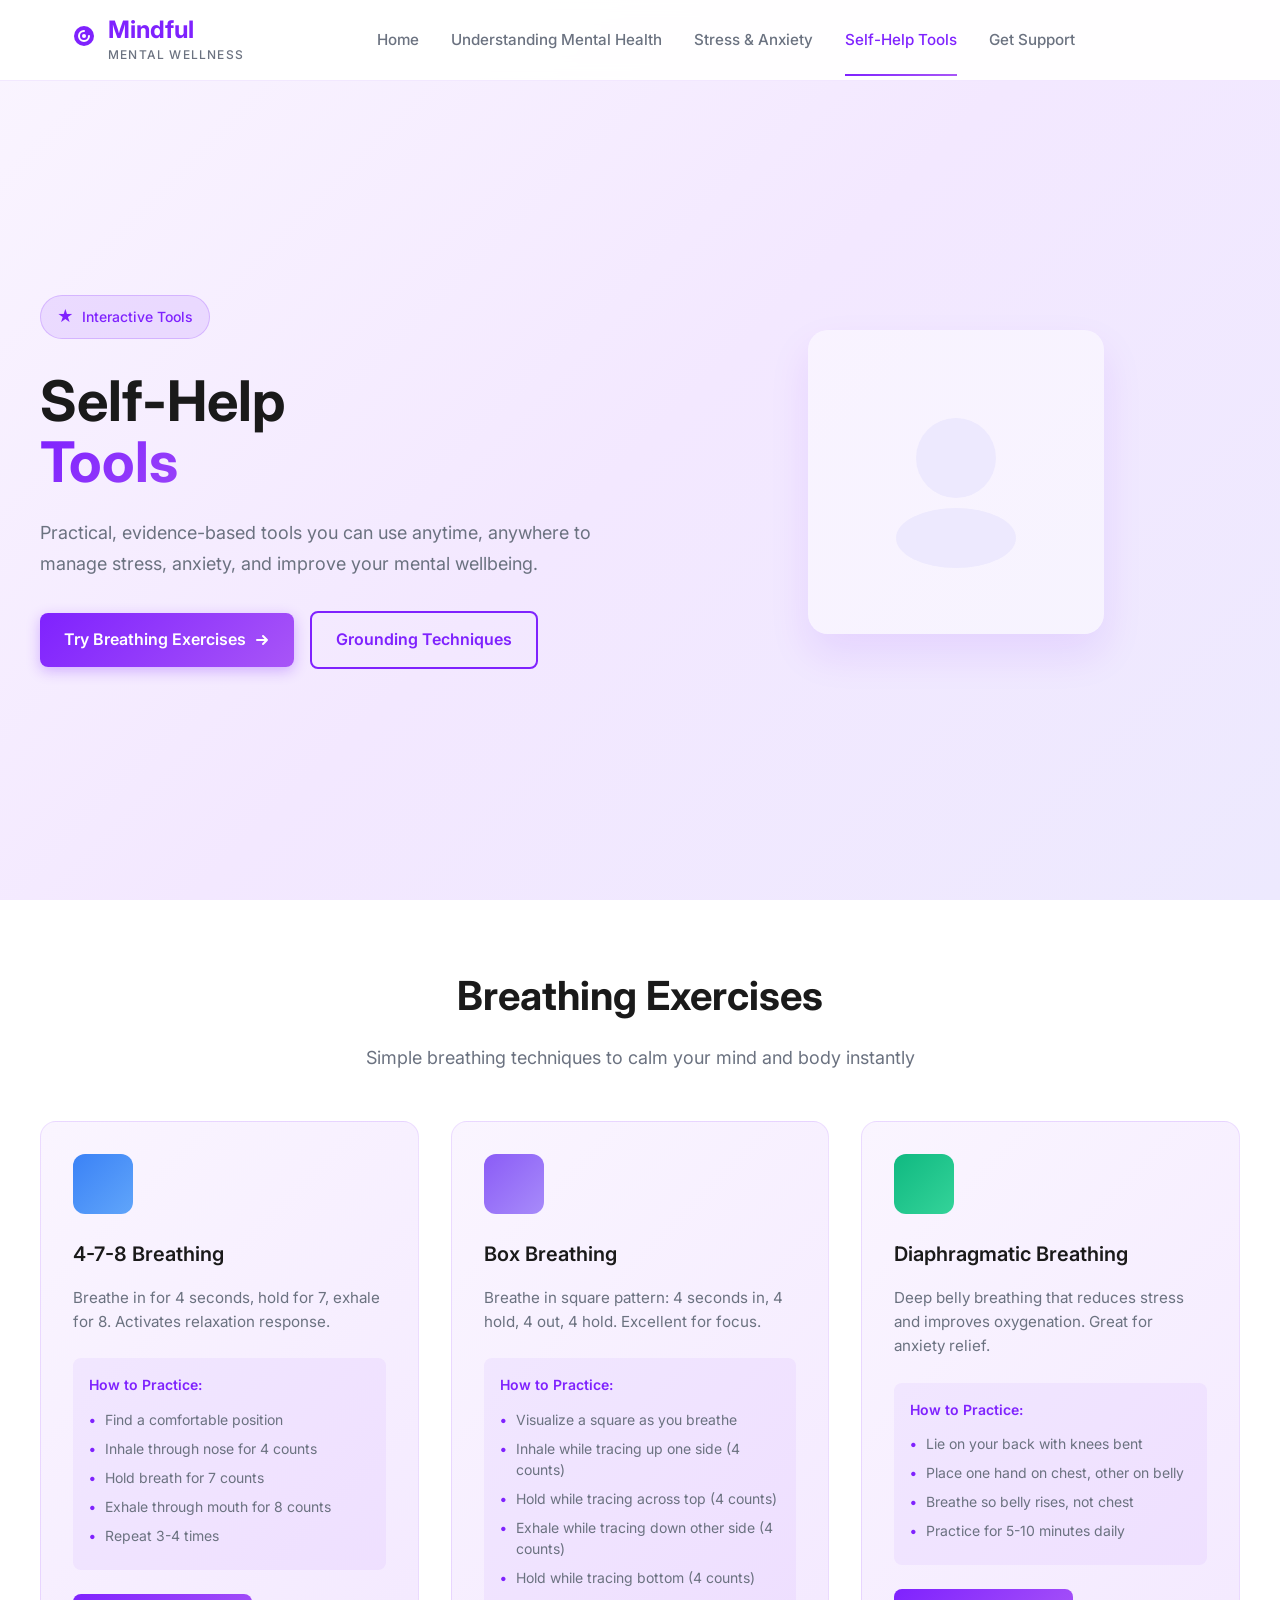
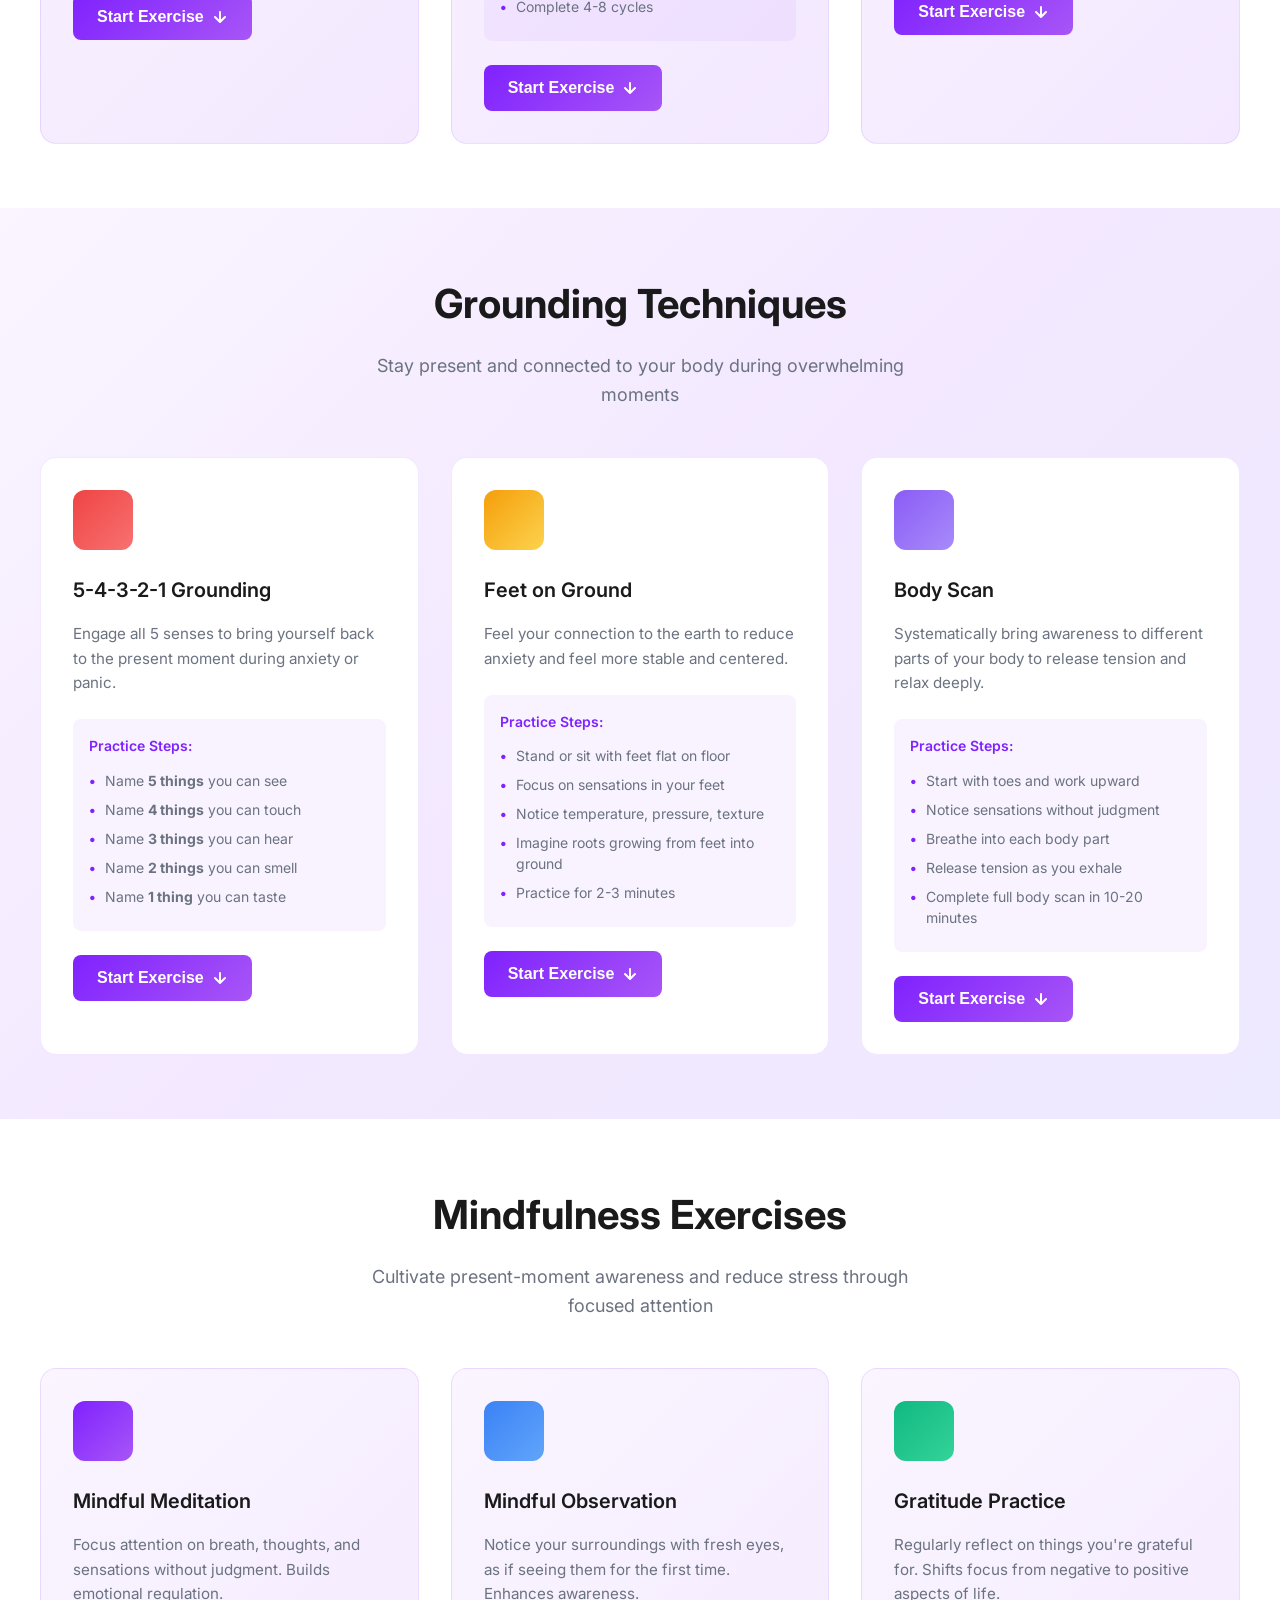
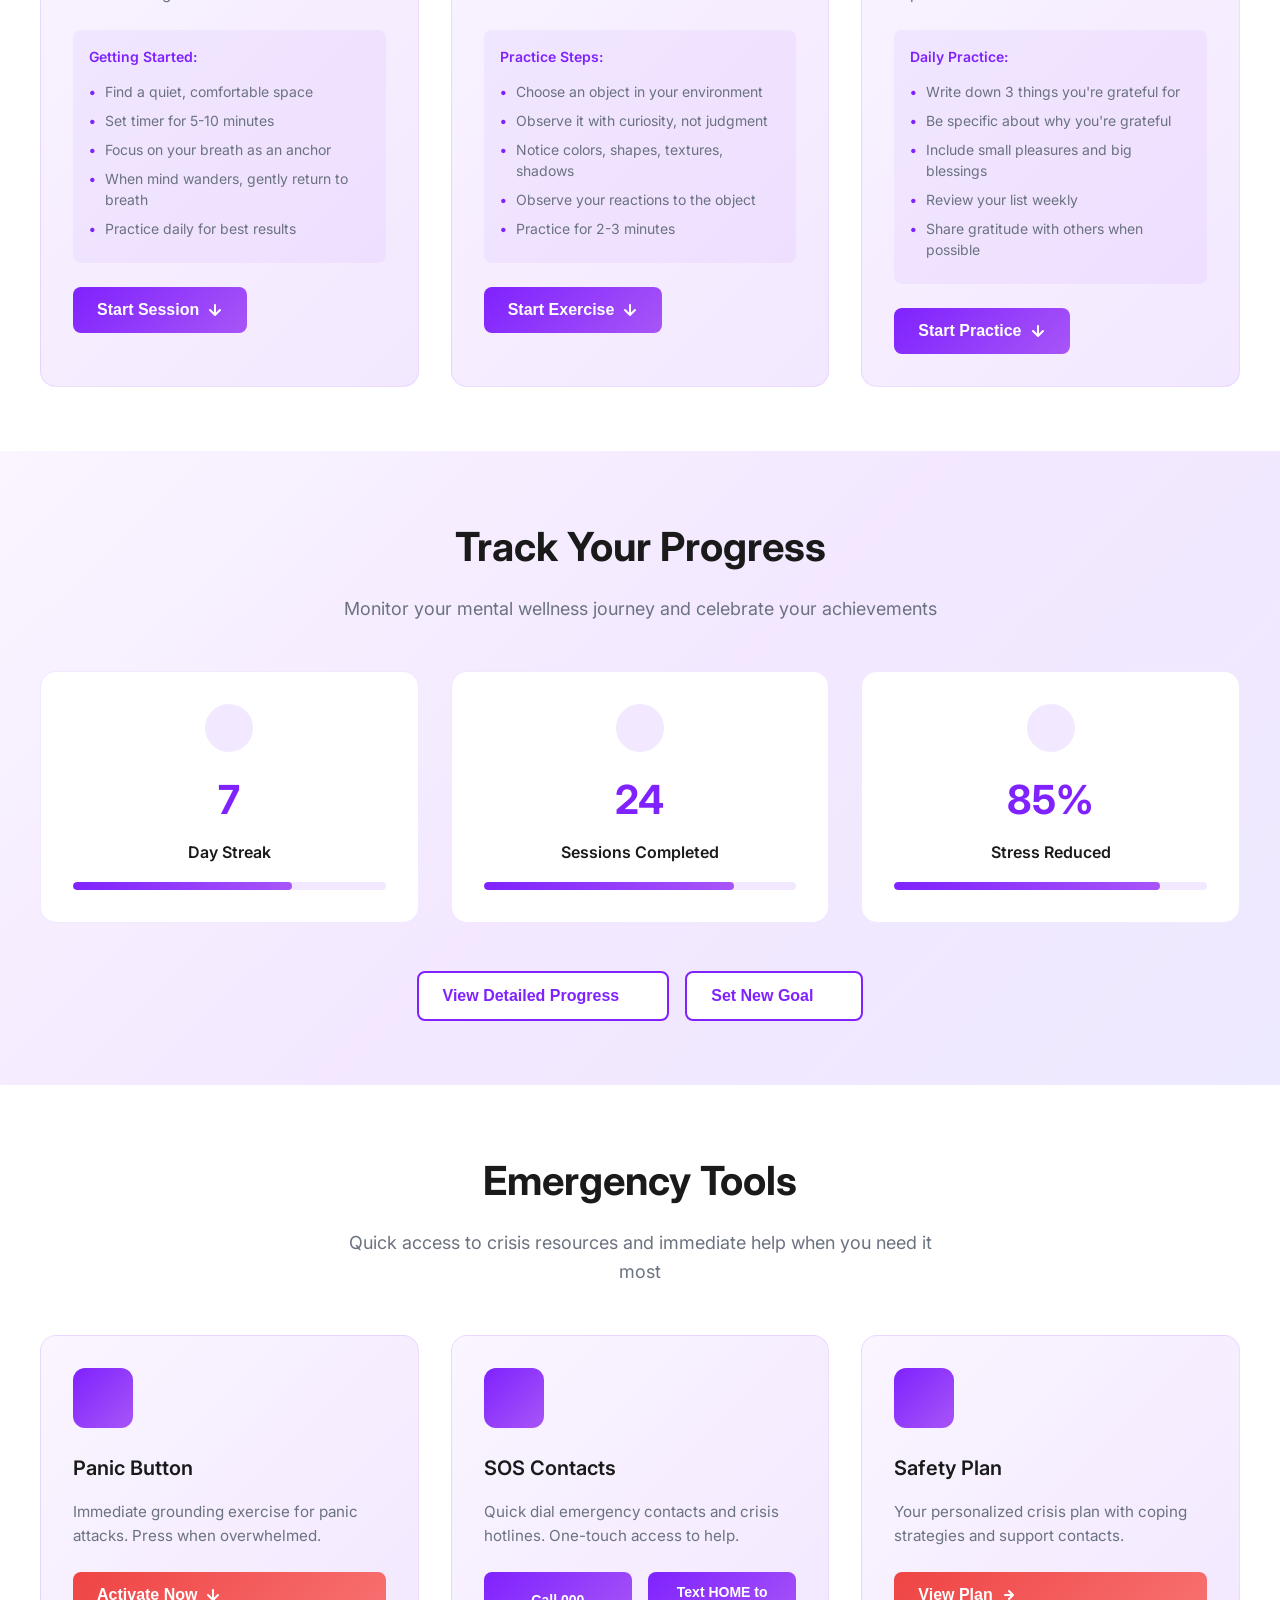
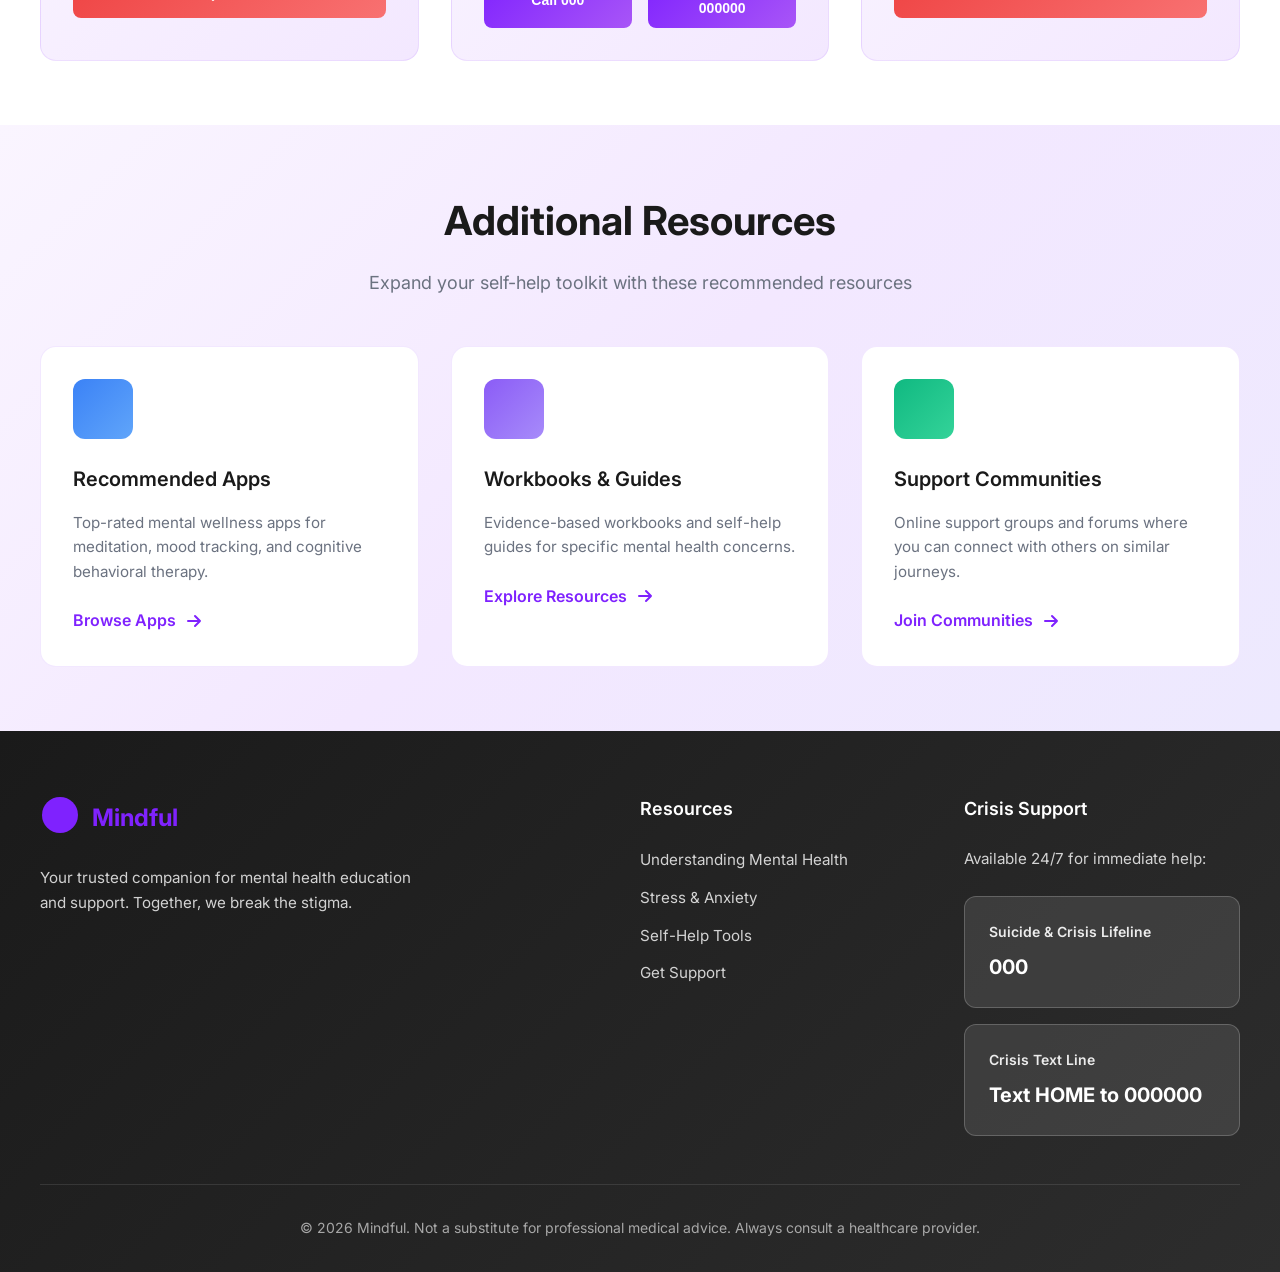
<file: pages/self.html>
<!DOCTYPE html>
<html lang="en">
<head>
    <meta charset="UTF-8">
    <meta name="viewport" content="width=device-width, initial-scale=1.0">
    <title>Self-Help Tools - Mindful</title>
    <link rel="stylesheet" href="../css/styles.css">
    <link rel="stylesheet" href="../css/self-styles.css">
    <link rel="preconnect" href="https://fonts.googleapis.com">
    <link rel="preconnect" href="https://fonts.gstatic.com" crossorigin>
    <link href="https://fonts.googleapis.com/css2?family=Inter:wght@400;500;600;700&display=swap" rel="stylesheet">
</head>
<body>
    <!-- Header -->
    <header class="header">
        <div class="header-container">
            <a href="../index.html" class="logo-link">
                <div class="logo-icon">
                    <svg width="24" height="24" viewBox="0 0 24 24" fill="none" xmlns="http://www.w3.org/2000/svg">
                        <circle cx="12" cy="12" r="10" fill="#7F22FE"/>
                        <path d="M12 7C9.23858 7 7 9.23858 7 12C7 14.7614 9.23858 17 12 17C14.7614 17 17 14.7614 17 12" stroke="white" stroke-width="2" stroke-linecap="round"/>
                        <circle cx="12" cy="12" r="2" fill="white"/>
                    </svg>
                </div>
                <div class="logo-text">
                    <span class="logo-mindful">Mindful</span>
                    <span class="logo-wellness">MENTAL WELLNESS</span>
                </div>
            </a>
            <input type="checkbox" id="hamburger-toggle" class="hamburger-toggle">
            <label for="hamburger-toggle" class="hamburger-btn">
                <span></span>
                <span></span>
                <span></span>
            </label>
            <nav class="nav">
                <a href="../index.html" class="nav-link">Home</a>
                <a href="health.html" class="nav-link">Understanding Mental Health</a>
                <a href="stress.html" class="nav-link">Stress &amp; Anxiety</a>
                <a href="self.html" class="nav-link active">Self-Help Tools</a>
                <a href="support.html" class="nav-link">Get Support</a>
            </nav>
            <label for="hamburger-toggle" class="nav-overlay"></label>
        </div>
    </header>

    <!-- Main Content -->
    <main>
        <!-- Hero Section -->
        <section class="hero self-hero">
            <div class="hero-container">
                <div class="hero-content">
                    <div class="hero-badge">
                        <span class="badge-icon">★</span>
                        <span class="badge-text">Interactive Tools</span>
                    </div>
                    <h1 class="hero-heading">
                        <span class="heading-line">Self-Help</span>
                        <span class="heading-line gradient-text">Tools</span>
                    </h1>
                    <p class="hero-paragraph">
                        Practical, evidence-based tools you can use anytime, anywhere to manage stress, anxiety, and improve your mental wellbeing.
                    </p>
                    <div class="hero-buttons">
                        <a href="#breathing" class="btn btn-primary">
                            <span>Try Breathing Exercises</span>
                            <svg width="16" height="16" viewBox="0 0 16 16" fill="none">
                                <path d="M3 8H13M13 8L9 4M13 8L9 12" stroke="white" stroke-width="2" stroke-linecap="round" stroke-linejoin="round"/>
                            </svg>
                        </a>
                        <a href="#grounding" class="btn btn-outline">
                            <span>Grounding Techniques</span>
                        </a>
                    </div>
                </div>
                <div class="hero-decoration">
                    <div class="hero-image-placeholder">
                        <svg width="200" height="200" viewBox="0 0 200 200" fill="none">
                            <circle cx="100" cy="80" r="40" fill="#EDE9FE"/>
                            <ellipse cx="100" cy="160" rx="60" ry="30" fill="#EDE9FE"/>
                        </svg>
                    </div>
                </div>
            </div>
        </section>

        <!-- Breathing Exercises Section -->
        <section class="breathing-exercises" id="breathing">
            <div class="breathing-exercises-container">
                <div class="breathing-exercises-header">
                    <h2 class="breathing-exercises-title">Breathing Exercises</h2>
                    <p class="breathing-exercises-subtitle">Simple breathing techniques to calm your mind and body instantly</p>
                </div>
                <div class="breathing-tools-grid">
                    <div class="breathing-tool">
                        <div class="tool-icon breathing-478">
                            <svg width="32" height="32" viewBox="0 0 32 32" fill="none"></svg>
                        </div>
                        <h3>4-7-8 Breathing</h3>
                        <p>Breathe in for 4 seconds, hold for 7, exhale for 8. Activates relaxation response.</p>
                        <div class="tool-instructions">
                            <h4>How to Practice:</h4>
                            <ol>
                                <li>Find a comfortable position</li>
                                <li>Inhale through nose for 4 counts</li>
                                <li>Hold breath for 7 counts</li>
                                <li>Exhale through mouth for 8 counts</li>
                                <li>Repeat 3-4 times</li>
                            </ol>
                        </div>
                        <button class="tool-btn" onclick="startBreathing('478')">
                            <span>Start Exercise</span>
                            <svg width="16" height="16" viewBox="0 0 16 16" fill="none">
                                <path d="M8 3V13M8 13L3 8M8 13L13 8" stroke="white" stroke-width="2" stroke-linecap="round" stroke-linejoin="round"/>
                            </svg>
                        </button>
                    </div>

                    <div class="breathing-tool">
                        <div class="tool-icon breathing-box">
                            <svg width="32" height="32" viewBox="0 0 32 32" fill="none"></svg>
                        </div>
                        <h3>Box Breathing</h3>
                        <p>Breathe in square pattern: 4 seconds in, 4 hold, 4 out, 4 hold. Excellent for focus.</p>
                        <div class="tool-instructions">
                            <h4>How to Practice:</h4>
                            <ol>
                                <li>Visualize a square as you breathe</li>
                                <li>Inhale while tracing up one side (4 counts)</li>
                                <li>Hold while tracing across top (4 counts)</li>
                                <li>Exhale while tracing down other side (4 counts)</li>
                                <li>Hold while tracing bottom (4 counts)</li>
                                <li>Complete 4-8 cycles</li>
                            </ol>
                        </div>
                        <button class="tool-btn" onclick="startBreathing('box')">
                            <span>Start Exercise</span>
                            <svg width="16" height="16" viewBox="0 0 16 16" fill="none">
                                <path d="M8 3V13M8 13L3 8M8 13L13 8" stroke="white" stroke-width="2" stroke-linecap="round" stroke-linejoin="round"/>
                            </svg>
                        </button>
                    </div>

                    <div class="breathing-tool">
                        <div class="tool-icon breathing-diaphragm">
                            <svg width="32" height="32" viewBox="0 0 32 32" fill="none"></svg>
                        </div>
                        <h3>Diaphragmatic Breathing</h3>
                        <p>Deep belly breathing that reduces stress and improves oxygenation. Great for anxiety relief.</p>
                        <div class="tool-instructions">
                            <h4>How to Practice:</h4>
                            <ol>
                                <li>Lie on your back with knees bent</li>
                                <li>Place one hand on chest, other on belly</li>
                                <li>Breathe so belly rises, not chest</li>
                                <li>Practice for 5-10 minutes daily</li>
                            </ol>
                        </div>
                        <button class="tool-btn" onclick="startBreathing('diaphragm')">
                            <span>Start Exercise</span>
                            <svg width="16" height="16" viewBox="0 0 16 16" fill="none">
                                <path d="M8 3V13M8 13L3 8M8 13L13 8" stroke="white" stroke-width="2" stroke-linecap="round" stroke-linejoin="round"/>
                            </svg>
                        </button>
                    </div>
                </div>
            </div>
        </section>

        <!-- Grounding Techniques Section -->
        <section class="grounding-techniques" id="grounding">
            <div class="grounding-techniques-container">
                <div class="grounding-techniques-header">
                    <h2 class="grounding-techniques-title">Grounding Techniques</h2>
                    <p class="grounding-techniques-subtitle">Stay present and connected to your body during overwhelming moments</p>
                </div>
                <div class="grounding-tools-grid">
                    <div class="grounding-tool">
                        <div class="tool-icon grounding-543">
                            <svg width="32" height="32" viewBox="0 0 32 32" fill="none"></svg>
                        </div>
                        <h3>5-4-3-2-1 Grounding</h3>
                        <p>Engage all 5 senses to bring yourself back to the present moment during anxiety or panic.</p>
                        <div class="tool-instructions">
                            <h4>Practice Steps:</h4>
                            <ol>
                                <li>Name <strong>5 things</strong> you can see</li>
                                <li>Name <strong>4 things</strong> you can touch</li>
                                <li>Name <strong>3 things</strong> you can hear</li>
                                <li>Name <strong>2 things</strong> you can smell</li>
                                <li>Name <strong>1 thing</strong> you can taste</li>
                            </ol>
                        </div>
                        <button class="tool-btn" onclick="startGrounding('54321')">
                            <span>Start Exercise</span>
                            <svg width="16" height="16" viewBox="0 0 16 16" fill="none">
                                <path d="M8 3V13M8 13L3 8M8 13L13 8" stroke="white" stroke-width="2" stroke-linecap="round" stroke-linejoin="round"/>
                            </svg>
                        </button>
                    </div>

                    <div class="grounding-tool">
                        <div class="tool-icon grounding-feet">
                            <svg width="32" height="32" viewBox="0 0 32 32" fill="none"></svg>
                        </div>
                        <h3>Feet on Ground</h3>
                        <p>Feel your connection to the earth to reduce anxiety and feel more stable and centered.</p>
                        <div class="tool-instructions">
                            <h4>Practice Steps:</h4>
                            <ol>
                                <li>Stand or sit with feet flat on floor</li>
                                <li>Focus on sensations in your feet</li>
                                <li>Notice temperature, pressure, texture</li>
                                <li>Imagine roots growing from feet into ground</li>
                                <li>Practice for 2-3 minutes</li>
                            </ol>
                        </div>
                        <button class="tool-btn" onclick="startGrounding('feet')">
                            <span>Start Exercise</span>
                            <svg width="16" height="16" viewBox="0 0 16 16" fill="none">
                                <path d="M8 3V13M8 13L3 8M8 13L13 8" stroke="white" stroke-width="2" stroke-linecap="round" stroke-linejoin="round"/>
                            </svg>
                        </button>
                    </div>

                    <div class="grounding-tool">
                        <div class="tool-icon grounding-body">
                            <svg width="32" height="32" viewBox="0 0 32 32" fill="none"></svg>
                        </div>
                        <h3>Body Scan</h3>
                        <p>Systematically bring awareness to different parts of your body to release tension and relax deeply.</p>
                        <div class="tool-instructions">
                            <h4>Practice Steps:</h4>
                            <ol>
                                <li>Start with toes and work upward</li>
                                <li>Notice sensations without judgment</li>
                                <li>Breathe into each body part</li>
                                <li>Release tension as you exhale</li>
                                <li>Complete full body scan in 10-20 minutes</li>
                            </ol>
                        </div>
                        <button class="tool-btn" onclick="startGrounding('bodyscan')">
                            <span>Start Exercise</span>
                            <svg width="16" height="16" viewBox="0 0 16 16" fill="none">
                                <path d="M8 3V13M8 13L3 8M8 13L13 8" stroke="white" stroke-width="2" stroke-linecap="round" stroke-linejoin="round"/>
                            </svg>
                        </button>
                    </div>
                </div>
            </div>
        </section>

        <!-- Mindfulness Section -->
        <section class="mindfulness-exercises">
            <div class="mindfulness-exercises-container">
                <div class="mindfulness-exercises-header">
                    <h2 class="mindfulness-exercises-title">Mindfulness Exercises</h2>
                    <p class="mindfulness-exercises-subtitle">Cultivate present-moment awareness and reduce stress through focused attention</p>
                </div>
                <div class="mindfulness-tools-grid">
                    <div class="mindfulness-tool">
                        <div class="tool-icon mindfulness-meditation">
                            <svg width="32" height="32" viewBox="0 0 32 32" fill="none"></svg>
                        </div>
                        <h3>Mindful Meditation</h3>
                        <p>Focus attention on breath, thoughts, and sensations without judgment. Builds emotional regulation.</p>
                        <div class="tool-instructions">
                            <h4>Getting Started:</h4>
                            <ul>
                                <li>Find a quiet, comfortable space</li>
                                <li>Set timer for 5-10 minutes</li>
                                <li>Focus on your breath as an anchor</li>
                                <li>When mind wanders, gently return to breath</li>
                                <li>Practice daily for best results</li>
                            </ul>
                        </div>
                        <button class="tool-btn" onclick="startMindfulness('meditation')">
                            <span>Start Session</span>
                            <svg width="16" height="16" viewBox="0 0 16 16" fill="none">
                                <path d="M8 3V13M8 13L3 8M8 13L13 8" stroke="white" stroke-width="2" stroke-linecap="round" stroke-linejoin="round"/>
                            </svg>
                        </button>
                    </div>

                    <div class="mindfulness-tool">
                        <div class="tool-icon mindfulness-observation">
                            <svg width="32" height="32" viewBox="0 0 32 32" fill="none"></svg>
                        </div>
                        <h3>Mindful Observation</h3>
                        <p>Notice your surroundings with fresh eyes, as if seeing them for the first time. Enhances awareness.</p>
                        <div class="tool-instructions">
                            <h4>Practice Steps:</h4>
                            <ul>
                                <li>Choose an object in your environment</li>
                                <li>Observe it with curiosity, not judgment</li>
                                <li>Notice colors, shapes, textures, shadows</li>
                                <li>Observe your reactions to the object</li>
                                <li>Practice for 2-3 minutes</li>
                            </ul>
                        </div>
                        <button class="tool-btn" onclick="startMindfulness('observation')">
                            <span>Start Exercise</span>
                            <svg width="16" height="16" viewBox="0 0 16 16" fill="none">
                                <path d="M8 3V13M8 13L3 8M8 13L13 8" stroke="white" stroke-width="2" stroke-linecap="round" stroke-linejoin="round"/>
                            </svg>
                        </button>
                    </div>

                    <div class="mindfulness-tool">
                        <div class="tool-icon mindfulness-gratitude">
                            <svg width="32" height="32" viewBox="0 0 32 32" fill="none"></svg>
                        </div>
                        <h3>Gratitude Practice</h3>
                        <p>Regularly reflect on things you're grateful for. Shifts focus from negative to positive aspects of life.</p>
                        <div class="tool-instructions">
                            <h4>Daily Practice:</h4>
                            <ul>
                                <li>Write down 3 things you're grateful for</li>
                                <li>Be specific about why you're grateful</li>
                                <li>Include small pleasures and big blessings</li>
                                <li>Review your list weekly</li>
                                <li>Share gratitude with others when possible</li>
                            </ul>
                        </div>
                        <button class="tool-btn" onclick="startMindfulness('gratitude')">
                            <span>Start Practice</span>
                            <svg width="16" height="16" viewBox="0 0 16 16" fill="none">
                                <path d="M8 3V13M8 13L3 8M8 13L13 8" stroke="white" stroke-width="2" stroke-linecap="round" stroke-linejoin="round"/>
                            </svg>
                        </button>
                    </div>
                </div>
            </div>
        </section>

        <!-- Progress Tracking Section -->
        <section class="progress-tracking">
            <div class="progress-tracking-container">
                <div class="progress-tracking-header">
                    <h2 class="progress-tracking-title">Track Your Progress</h2>
                    <p class="progress-tracking-subtitle">Monitor your mental wellness journey and celebrate your achievements</p>
                </div>
                <div class="progress-stats">
                    <div class="stat-card">
                        <div class="stat-icon">
                            <svg width="32" height="32" viewBox="0 0 32 32" fill="none"></svg>
                        </div>
                        <div class="stat-number">7</div>
                        <div class="stat-label">Day Streak</div>
                        <div class="stat-progress">
                            <div class="progress-bar">
                                <div class="progress-fill" style="width: 70%"></div>
                            </div>
                        </div>
                    </div>

                    <div class="stat-card">
                        <div class="stat-icon">
                            <svg width="32" height="32" viewBox="0 0 32 32" fill="none"></svg>
                        </div>
                        <div class="stat-number">24</div>
                        <div class="stat-label">Sessions Completed</div>
                        <div class="stat-progress">
                            <div class="progress-bar">
                                <div class="progress-fill" style="width: 80%"></div>
                            </div>
                        </div>
                    </div>

                    <div class="stat-card">
                        <div class="stat-icon">
                            <svg width="32" height="32" viewBox="0 0 32 32" fill="none"></svg>
                        </div>
                        <div class="stat-number">85%</div>
                        <div class="stat-label">Stress Reduced</div>
                        <div class="stat-progress">
                            <div class="progress-bar">
                                <div class="progress-fill" style="width: 85%"></div>
                            </div>
                        </div>
                    </div>
                </div>

                <div class="progress-actions">
                    <button class="progress-btn" onclick="viewDetailedProgress()">
                        <span>View Detailed Progress</span>
                        <svg width="16" height="16" viewBox="0 0 16 16" fill="none">
                            <path d="M4 8H12M12 8L8 4M12 8L8 12" stroke="white" stroke-width="2" stroke-linecap="round" stroke-linejoin="round"/>
                        </svg>
                    </button>
                    <button class="progress-btn" onclick="setNewGoal()">
                        <span>Set New Goal</span>
                        <svg width="16" height="16" viewBox="0 0 16 16" fill="none">
                            <path d="M12 5V11M12 11L8 7M12 11L16 7" stroke="white" stroke-width="2" stroke-linecap="round" stroke-linejoin="round"/>
                        </svg>
                    </button>
                </div>
            </div>
        </section>

        <!-- Emergency Tools Section -->
        <section class="emergency-tools">
            <div class="emergency-tools-container">
                <div class="emergency-tools-header">
                    <h2 class="emergency-tools-title">Emergency Tools</h2>
                    <p class="emergency-tools-subtitle">Quick access to crisis resources and immediate help when you need it most</p>
                </div>
                <div class="emergency-grid">
                    <div class="emergency-card crisis-card">
                        <div class="emergency-icon">
                            <svg width="32" height="32" viewBox="0 0 32 32" fill="none"></svg>
                        </div>
                        <h3>Panic Button</h3>
                        <p>Immediate grounding exercise for panic attacks. Press when overwhelmed.</p>
                        <button class="emergency-btn" onclick="activatePanicButton()">
                            <span>Activate Now</span>
                            <svg width="16" height="16" viewBox="0 0 16 16" fill="none">
                                <path d="M8 3V13M8 13L3 8M8 13L13 8" stroke="white" stroke-width="2" stroke-linecap="round" stroke-linejoin="round"/>
                            </svg>
                        </button>
                    </div>

                    <div class="emergency-card">
                        <div class="emergency-icon">
                            <svg width="32" height="32" viewBox="0 0 32 32" fill="none"></svg>
                        </div>
                        <h3>SOS Contacts</h3>
                        <p>Quick dial emergency contacts and crisis hotlines. One-touch access to help.</p>
                        <div class="sos-contacts">
                            <button class="sos-btn" onclick="call988()">
                                <span>Call 000</span>
                            </button>
                            <button class="sos-btn" onclick="textCrisis()">
                                <span>Text HOME to 000000</span>
                            </button>
                        </div>
                    </div>

                    <div class="emergency-card">
                        <div class="emergency-icon">
                            <svg width="32" height="32" viewBox="0 0 32 32" fill="none"></svg>
                        </div>
                        <h3>Safety Plan</h3>
                        <p>Your personalized crisis plan with coping strategies and support contacts.</p>
                        <button class="emergency-btn" onclick="viewSafetyPlan()">
                            <span>View Plan</span>
                            <svg width="16" height="16" viewBox="0 0 16 16" fill="none">
                                <path d="M4 8H12M12 8L8 4M12 8L8 12" stroke="white" stroke-width="2" stroke-linecap="round" stroke-linejoin="round"/>
                            </svg>
                        </button>
                    </div>
                </div>
            </div>
        </section>

        <!-- Resources Section -->
        <section class="resources-section">
            <div class="resources-section-container">
                <div class="resources-section-header">
                    <h2 class="resources-section-title">Additional Resources</h2>
                    <p class="resources-section-subtitle">Expand your self-help toolkit with these recommended resources</p>
                </div>
                <div class="resources-grid">
                    <div class="resource-item">
                        <div class="resource-icon resource-apps">
                            <svg width="32" height="32" viewBox="0 0 32 32" fill="none"></svg>
                        </div>
                        <h3>Recommended Apps</h3>
                        <p>Top-rated mental wellness apps for meditation, mood tracking, and cognitive behavioral therapy.</p>
                        <a href="support.html#support-resources" class="resource-link">
                            <span>Browse Apps</span>
                            <svg width="20" height="20" viewBox="0 0 20 20" fill="none">
                                <path d="M4 10H16M16 10L11 5M16 10L11 15" stroke="#7F22FE" stroke-width="2" stroke-linecap="round" stroke-linejoin="round"/>
                            </svg>
                        </a>
                    </div>

                    <div class="resource-item">
                        <div class="resource-icon resource-books">
                            <svg width="32" height="32" viewBox="0 0 32 32" fill="none"></svg>
                        </div>
                        <h3>Workbooks & Guides</h3>
                        <p>Evidence-based workbooks and self-help guides for specific mental health concerns.</p>
                        <a href="support.html#support-resources" class="resource-link">
                            <span>Explore Resources</span>
                            <svg width="20" height="20" viewBox="0 0 20 20" fill="none">
                                <path d="M4 10H16M16 10L11 5M16 10L11 15" stroke="#7F22FE" stroke-width="2" stroke-linecap="round" stroke-linejoin="round"/>
                            </svg>
                        </a>
                    </div>

                    <div class="resource-item">
                        <div class="resource-icon resource-community">
                            <svg width="32" height="32" viewBox="0 0 32 32" fill="none"></svg>
                        </div>
                        <h3>Support Communities</h3>
                        <p>Online support groups and forums where you can connect with others on similar journeys.</p>
                        <a href="support.html#community-support" class="resource-link">
                            <span>Join Communities</span>
                            <svg width="20" height="20" viewBox="0 0 20 20" fill="none">
                                <path d="M4 10H16M16 10L11 5M16 10L11 15" stroke="#7F22FE" stroke-width="2" stroke-linecap="round" stroke-linejoin="round"/>
                            </svg>
                        </a>
                    </div>
                </div>
            </div>
        </section>
    </main>

    <!-- Footer -->
    <footer class="footer">
        <div class="footer-container">
            <div class="footer-main">
                <div class="footer-brand">
                    <div class="footer-logo">
                        <div class="logo-icon">
                            <svg width="40" height="40" viewBox="0 0 40 40" fill="none">
                                <circle cx="20" cy="20" r="18" fill="#7F22FE"/>
                            </svg>
                        </div>
                        <div class="logo-text">
                            <span class="logo-mindful">Mindful</span>
                        </div>
                    </div>
                    <p class="footer-description">Your trusted companion for mental health education and support. Together, we break the stigma.</p>
                </div>
                <div class="footer-links">
                    <h3 class="footer-heading">Resources</h3>
                    <ul class="footer-list">
                        <li><a href="health.html">Understanding Mental Health</a></li>
                        <li><a href="stress.html">Stress & Anxiety</a></li>
                        <li><a href="self.html">Self-Help Tools</a></li>
                        <li><a href="support.html">Get Support</a></li>
                    </ul>
                </div>
                <div class="footer-crisis">
                    <h3 class="footer-heading">Crisis Support</h3>
                    <p class="crisis-label">Available 24/7 for immediate help:</p>
                    <div class="crisis-cards">
                        <div class="crisis-card">
                            <span class="crisis-title">Suicide & Crisis Lifeline</span>
                            <span class="crisis-number">000</span>
                        </div>
                        <div class="crisis-card">
                            <span class="crisis-title">Crisis Text Line</span>
                            <span class="crisis-text">Text HOME to 000000</span>
                        </div>
                    </div>
                </div>
            </div>
            <div class="footer-bottom">
                <p>© 2026 Mindful. Not a substitute for professional medical advice. Always consult a healthcare provider.</p>
            </div>
        </div>
    </footer>
</body>
</html>
</file>
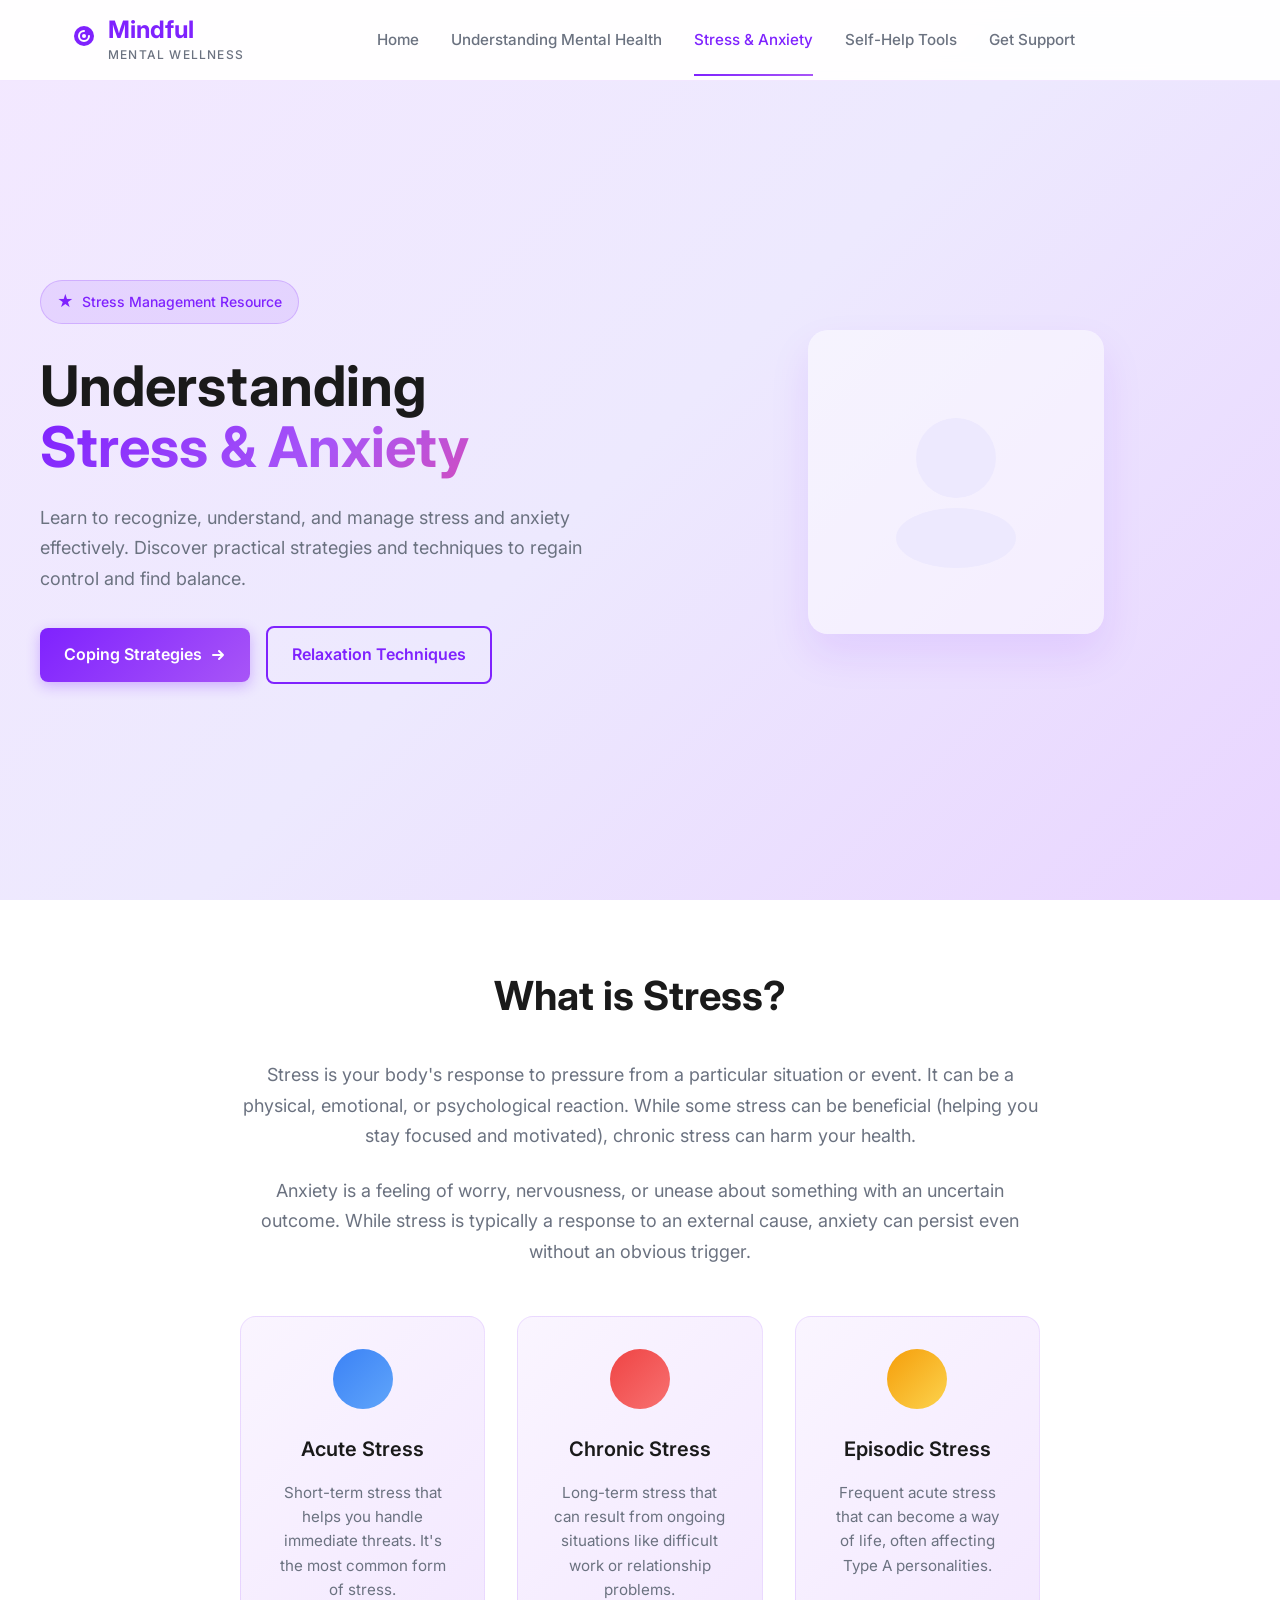
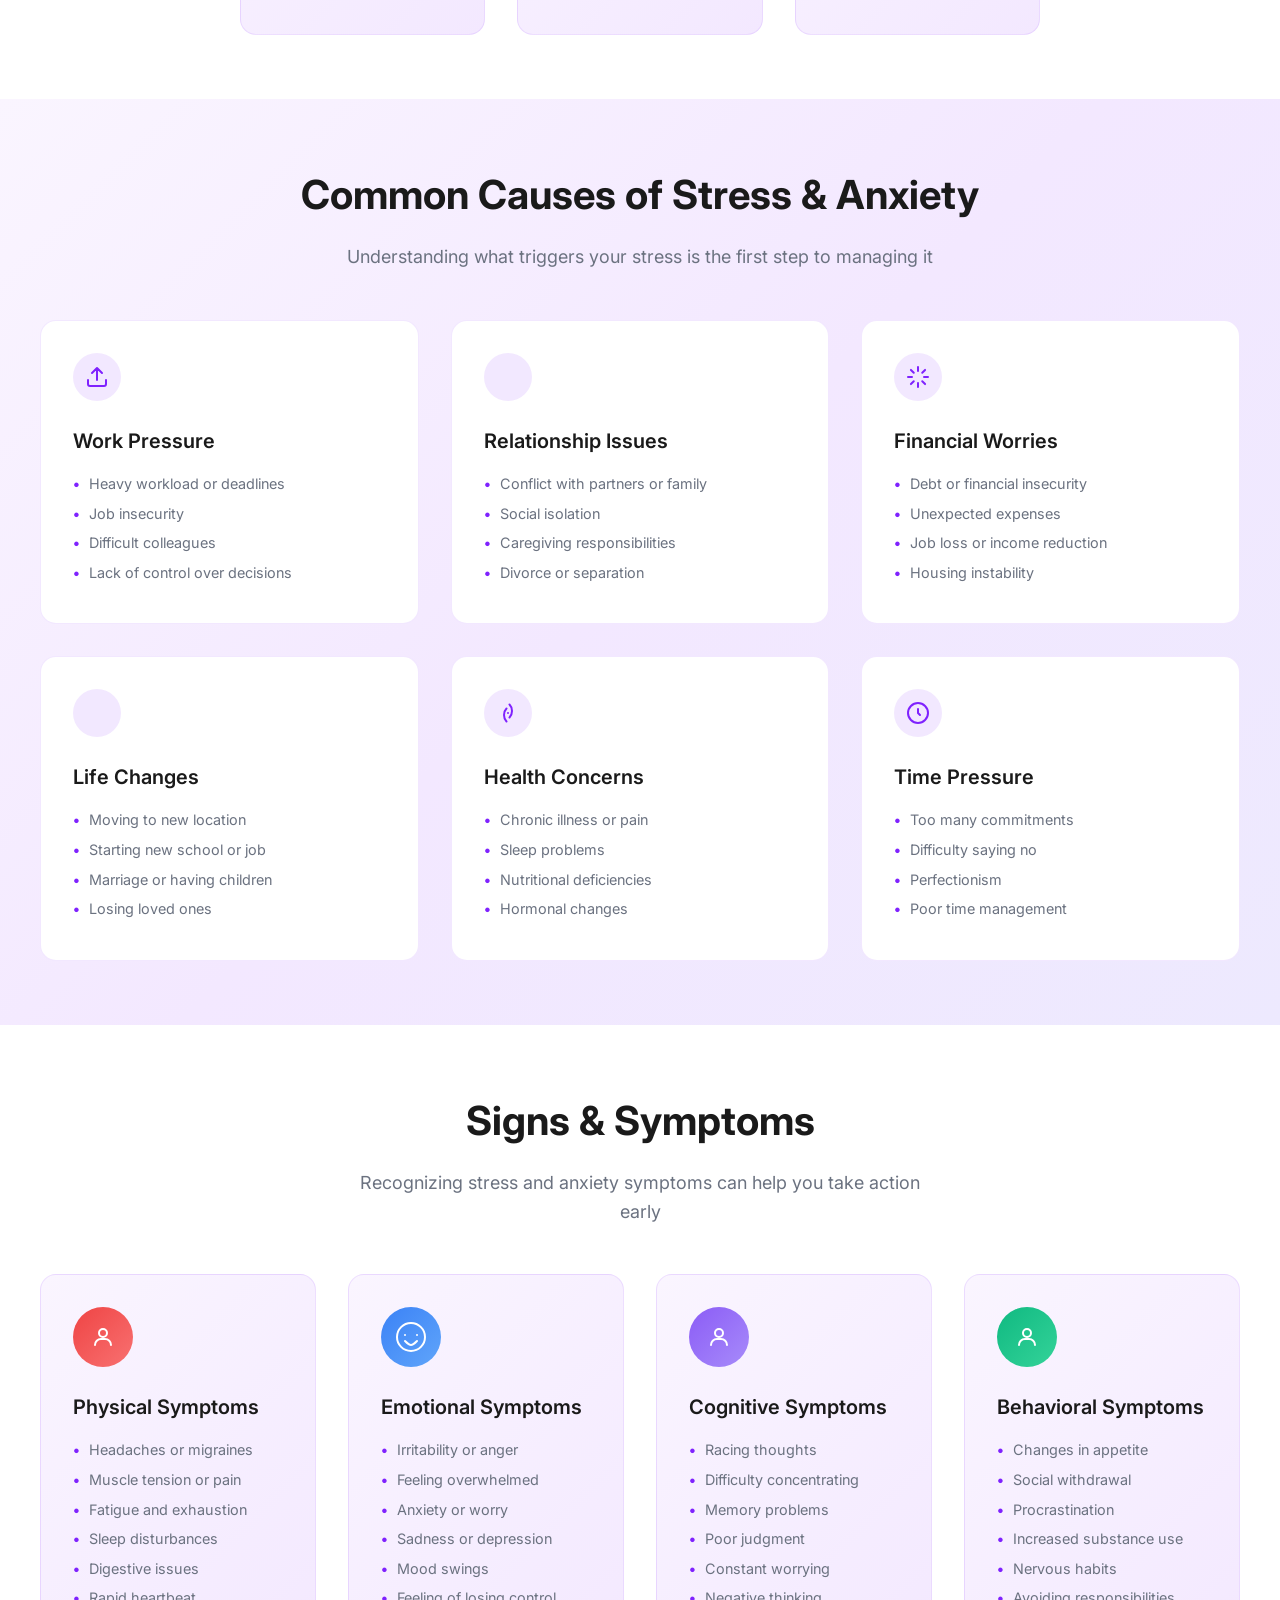
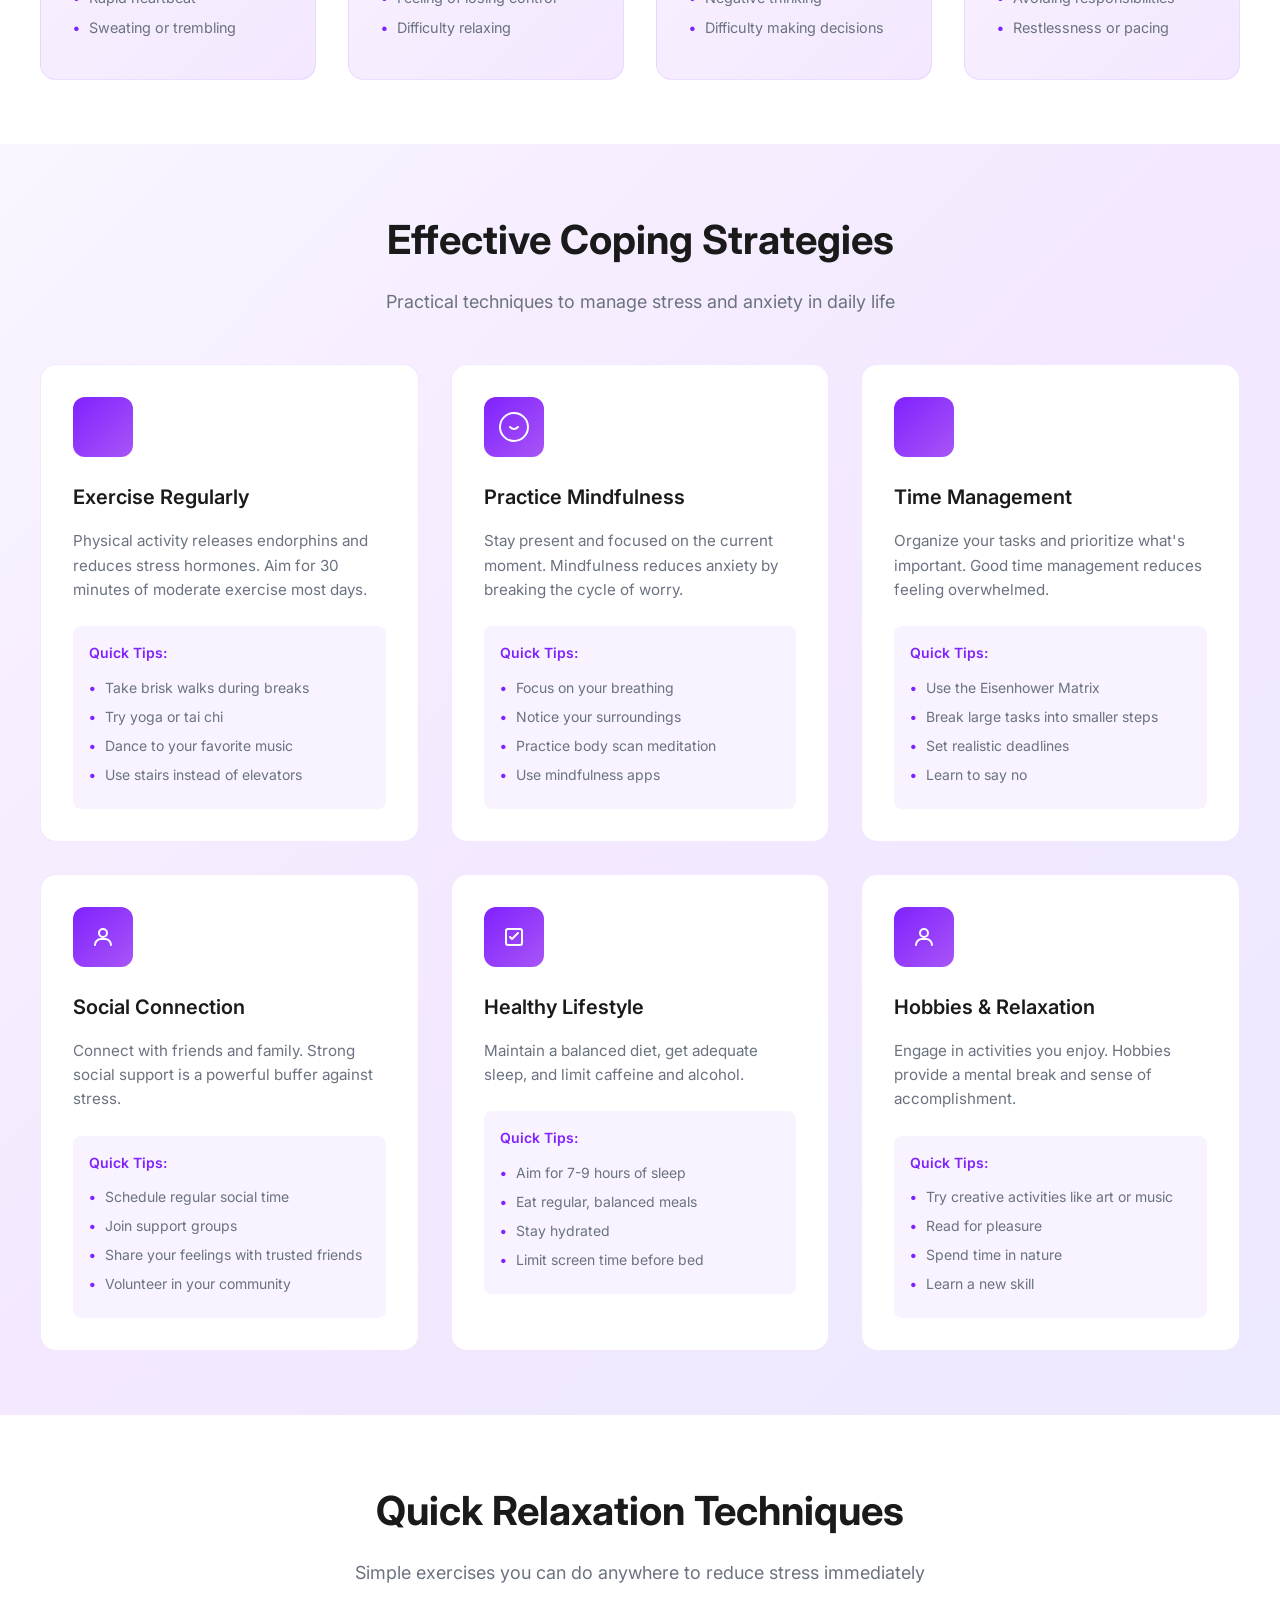
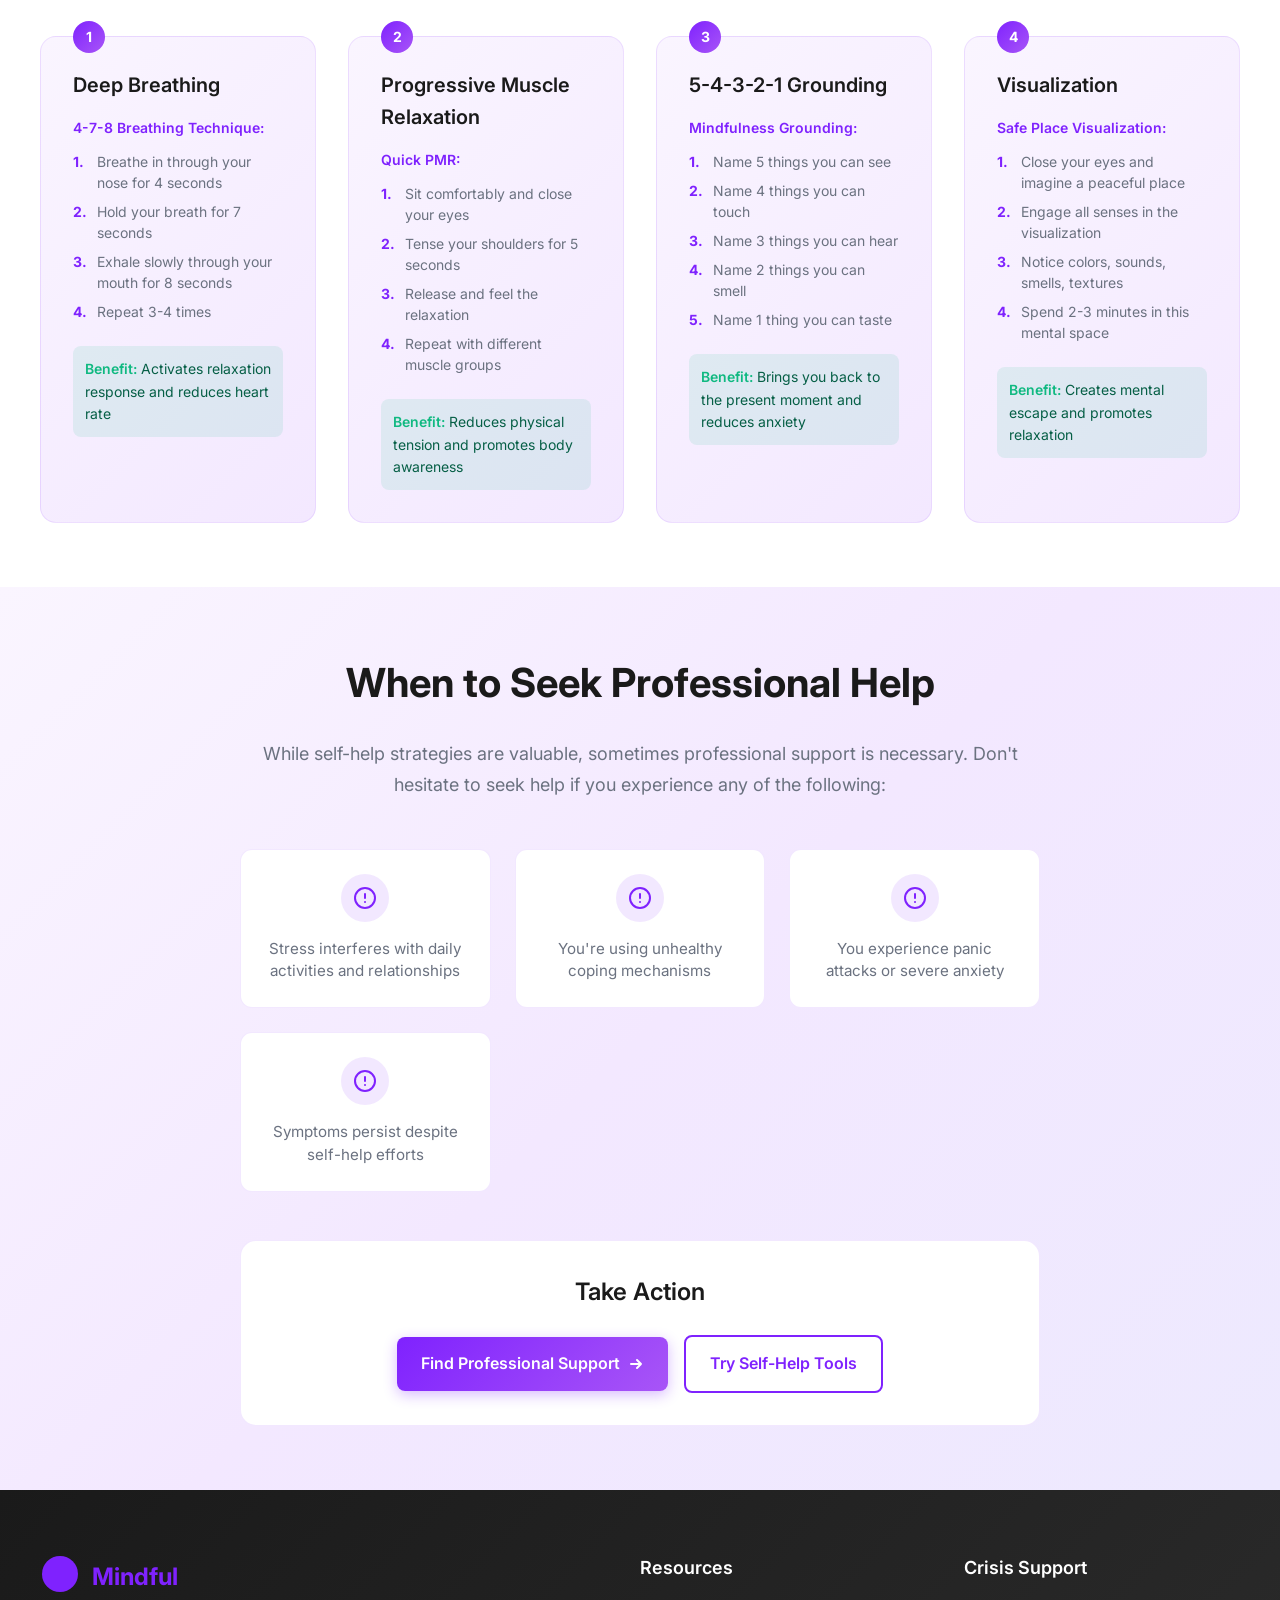
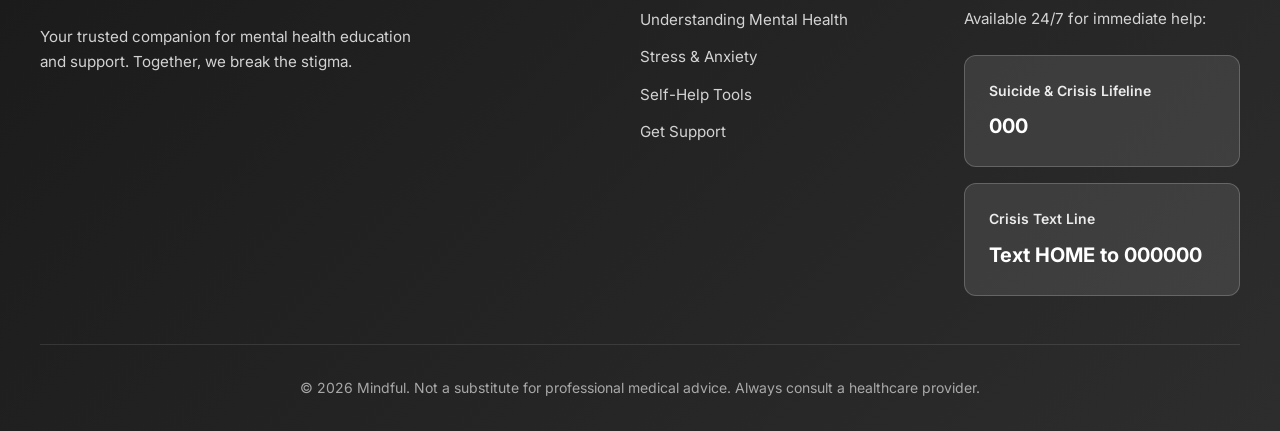
<file: pages/stress.html>
<!DOCTYPE html>
<html lang="en">
<head>
    <meta charset="UTF-8">
    <meta name="viewport" content="width=device-width, initial-scale=1.0">
    <title>Stress &amp; Anxiety - Mindful</title>
    <link rel="stylesheet" href="../css/styles.css">
    <link rel="stylesheet" href="../css/stress-styles.css">
    <link rel="preconnect" href="https://fonts.googleapis.com">
    <link rel="preconnect" href="https://fonts.gstatic.com" crossorigin>
    <link href="https://fonts.googleapis.com/css2?family=Inter:wght@400;500;600;700&display=swap" rel="stylesheet">
</head>
<body>
    <!-- Header -->
    <header class="header">
        <div class="header-container">
            <a href="../index.html" class="logo-link">
                <div class="logo-icon">
                    <svg width="24" height="24" viewBox="0 0 24 24" fill="none" xmlns="http://www.w3.org/2000/svg">
                        <circle cx="12" cy="12" r="10" fill="#7F22FE"/>
                        <path d="M12 7C9.23858 7 7 9.23858 7 12C7 14.7614 9.23858 17 12 17C14.7614 17 17 14.7614 17 12" stroke="white" stroke-width="2" stroke-linecap="round"/>
                        <circle cx="12" cy="12" r="2" fill="white"/>
                    </svg>
                </div>
                <div class="logo-text">
                    <span class="logo-mindful">Mindful</span>
                    <span class="logo-wellness">MENTAL WELLNESS</span>
                </div>
            </a>
            <input type="checkbox" id="hamburger-toggle" class="hamburger-toggle">
            <label for="hamburger-toggle" class="hamburger-btn">
                <span></span>
                <span></span>
                <span></span>
            </label>
            <nav class="nav">
                <a href="../index.html" class="nav-link">Home</a>
                <a href="health.html" class="nav-link">Understanding Mental Health</a>
                <a href="stress.html" class="nav-link active">Stress &amp; Anxiety</a>
                <a href="self.html" class="nav-link">Self-Help Tools</a>
                <a href="support.html" class="nav-link">Get Support</a>
            </nav>
            <label for="hamburger-toggle" class="nav-overlay"></label>
        </div>
    </header>

    <!-- Main Content -->
    <main>
        <!-- Hero Section -->
        <section class="hero stress-hero">
            <div class="hero-container">
                <div class="hero-content">
                    <div class="hero-badge">
                        <span class="badge-icon">★</span>
                        <span class="badge-text">Stress Management Resource</span>
                    </div>
                    <h1 class="hero-heading">
                        <span class="heading-line">Understanding</span>
                        <span class="heading-line gradient-text">Stress & Anxiety</span>
                    </h1>
                    <p class="hero-paragraph">
                        Learn to recognize, understand, and manage stress and anxiety effectively. Discover practical strategies and techniques to regain control and find balance.
                    </p>
                    <div class="hero-buttons">
                        <a href="#coping-strategies" class="btn btn-primary">
                            <span>Coping Strategies</span>
                            <svg width="16" height="16" viewBox="0 0 16 16" fill="none">
                                <path d="M3 8H13M13 8L9 4M13 8L9 12" stroke="white" stroke-width="2" stroke-linecap="round" stroke-linejoin="round"/>
                            </svg>
                        </a>
                        <a href="#relaxation-techniques" class="btn btn-outline">
                            <span>Relaxation Techniques</span>
                        </a>
                    </div>
                </div>
                <div class="hero-decoration">
                    <div class="hero-image-placeholder">
                         <svg width="200" height="200" viewBox="0 0 200 200" fill="none">
                            <circle cx="100" cy="80" r="40" fill="#EDE9FE"/>
                            <ellipse cx="100" cy="160" rx="60" ry="30" fill="#EDE9FE"/>
                        </svg>
                    </div>
                </div>
            </div>
        </section>

        <!-- Understanding Stress Section -->
        <section class="understanding-stress">
            <div class="understanding-stress-container">
                <div class="understanding-stress-content">
                    <h2 class="understanding-stress-title">What is Stress?</h2>
                    <p class="understanding-stress-text">
                        Stress is your body's response to pressure from a particular situation or event. It can be a physical, emotional, or psychological reaction. While some stress can be beneficial (helping you stay focused and motivated), chronic stress can harm your health.
                    </p>
                    <p class="understanding-stress-text">
                        Anxiety is a feeling of worry, nervousness, or unease about something with an uncertain outcome. While stress is typically a response to an external cause, anxiety can persist even without an obvious trigger.
                    </p>
                    <div class="stress-types">
                        <div class="stress-type-card">
                            <div class="stress-type-icon stress-acute">
                                <svg width="32" height="32" viewBox="0 0 32 32" fill="none"></svg>
                            </div>
                            <h3>Acute Stress</h3>
                            <p>Short-term stress that helps you handle immediate threats. It's the most common form of stress.</p>
                        </div>
                        <div class="stress-type-card">
                            <div class="stress-type-icon stress-chronic">
                                <svg width="32" height="32" viewBox="0 0 32 32" fill="none"></svg>
                            </div>
                            <h3>Chronic Stress</h3>
                            <p>Long-term stress that can result from ongoing situations like difficult work or relationship problems.</p>
                        </div>
                        <div class="stress-type-card">
                            <div class="stress-type-icon stress-episodic">
                                <svg width="32" height="32" viewBox="0 0 32 32" fill="none"></svg>
                            </div>
                            <h3>Episodic Stress</h3>
                            <p>Frequent acute stress that can become a way of life, often affecting Type A personalities.</p>
                        </div>
                    </div>
                </div>
            </div>
        </section>

        <!-- Causes Section -->
        <section class="causes">
            <div class="causes-container">
                <div class="causes-header">
                    <h2 class="causes-title">Common Causes of Stress & Anxiety</h2>
                    <p class="causes-subtitle">Understanding what triggers your stress is the first step to managing it</p>
                </div>
                <div class="causes-grid">
                    <div class="cause-card">
                        <div class="cause-icon">
                            <svg width="24" height="24" viewBox="0 0 24 24" fill="none">
                                <path d="M21 15V19C21 20.1046 20.1046 21 19 21H5C3.89543 21 3 20.1046 3 19V15M17 8L12 3L7 8M12 3V15" stroke="#7F22FE" stroke-width="2" stroke-linecap="round" stroke-linejoin="round"/>
                            </svg>
                        </div>
                        <h3>Work Pressure</h3>
                        <ul>
                            <li>Heavy workload or deadlines</li>
                            <li>Job insecurity</li>
                            <li>Difficult colleagues</li>
                            <li>Lack of control over decisions</li>
                        </ul>
                    </div>

                    <div class="cause-card">
                        <div class="cause-icon">
                            <svg width="24" height="24" viewBox="0 0 24 24" fill="none"></svg>
                        </div>
                        <h3>Relationship Issues</h3>
                        <ul>
                            <li>Conflict with partners or family</li>
                            <li>Social isolation</li>
                            <li>Caregiving responsibilities</li>
                            <li>Divorce or separation</li>
                        </ul>
                    </div>

                    <div class="cause-card">
                        <div class="cause-icon">
                            <svg width="24" height="24" viewBox="0 0 24 24" fill="none">
                                <path d="M12 2V6M12 18V22M4.93 4.93L7.76 7.76M16.24 16.24L19.07 19.07M2 12H6M18 12H22M4.93 19.07L7.76 16.24M16.24 7.76L19.07 4.93" stroke="#7F22FE" stroke-width="2" stroke-linecap="round" stroke-linejoin="round"/>
                            </svg>
                        </div>
                        <h3>Financial Worries</h3>
                        <ul>
                            <li>Debt or financial insecurity</li>
                            <li>Unexpected expenses</li>
                            <li>Job loss or income reduction</li>
                            <li>Housing instability</li>
                        </ul>
                    </div>

                    <div class="cause-card">
                        <div class="cause-icon">
                            <svg width="24" height="24" viewBox="0 0 24 24" fill="none"></svg>
                        </div>
                        <h3>Life Changes</h3>
                        <ul>
                            <li>Moving to new location</li>
                            <li>Starting new school or job</li>
                            <li>Marriage or having children</li>
                            <li>Losing loved ones</li>
                        </ul>
                    </div>

                    <div class="cause-card">
                        <div class="cause-icon">
                            <svg width="24" height="24" viewBox="0 0 24 24" fill="none">
                                <path d="M10.5 20.5C10.5 20.5 8 18 8 14C8 10 10.5 7.5 10.5 7.5M13.5 3.5C13.5 3.5 16 6 16 10C16 14 13.5 16.5 13.5 16.5M12 12C12 12 12 12 12 12C12 12 12 12 12 12" stroke="#7F22FE" stroke-width="2" stroke-linecap="round"/>
                            </svg>
                        </div>
                        <h3>Health Concerns</h3>
                        <ul>
                            <li>Chronic illness or pain</li>
                            <li>Sleep problems</li>
                            <li>Nutritional deficiencies</li>
                            <li>Hormonal changes</li>
                        </ul>
                    </div>

                    <div class="cause-card">
                        <div class="cause-icon">
                            <svg width="24" height="24" viewBox="0 0 24 24" fill="none">
                                <path d="M12 22C17.5228 22 22 17.5228 22 12C22 6.47715 17.5228 2 12 2C6.47715 2 2 6.47715 2 12C2 17.5228 6.47715 22 12 22Z" stroke="#7F22FE" stroke-width="2"/>
                                <path d="M12 8V12L14 14" stroke="#7F22FE" stroke-width="2" stroke-linecap="round" stroke-linejoin="round"/>
                            </svg>
                        </div>
                        <h3>Time Pressure</h3>
                        <ul>
                            <li>Too many commitments</li>
                            <li>Difficulty saying no</li>
                            <li>Perfectionism</li>
                            <li>Poor time management</li>
                        </ul>
                    </div>
                </div>
            </div>
        </section>

        <!-- Symptoms Section -->
        <section class="symptoms">
            <div class="symptoms-container">
                <div class="symptoms-header">
                    <h2 class="symptoms-title">Signs & Symptoms</h2>
                    <p class="symptoms-subtitle">Recognizing stress and anxiety symptoms can help you take action early</p>
                </div>
                <div class="symptoms-grid">
                    <div class="symptom-category">
                        <div class="symptom-icon physical">
                            <svg width="32" height="32" viewBox="0 0 32 32" fill="none">
                                <path d="M16 8C13.7909 8 12 9.79086 12 12C12 14.2091 13.7909 16 16 16C18.2091 16 20 14.2091 20 12C20 9.79086 18.2091 8 16 8Z" stroke="white" stroke-width="2"/>
                                <path d="M8 24C8 20.6863 10.6863 18 14 18H18C21.3137 18 24 20.6863 24 24" stroke="white" stroke-width="2" stroke-linecap="round"/>
                            </svg>
                        </div>
                        <h3>Physical Symptoms</h3>
                        <ul>
                            <li>Headaches or migraines</li>
                            <li>Muscle tension or pain</li>
                            <li>Fatigue and exhaustion</li>
                            <li>Sleep disturbances</li>
                            <li>Digestive issues</li>
                            <li>Rapid heartbeat</li>
                            <li>Sweating or trembling</li>
                        </ul>
                    </div>

                    <div class="symptom-category">
                        <div class="symptom-icon emotional">
                            <svg width="32" height="32" viewBox="0 0 32 32" fill="none">
                                <circle cx="16" cy="16" r="14" stroke="white" stroke-width="2"/>
                                <path d="M10 14C10 14 10 14 10 14C10 14 10 14 10 14" stroke="white" stroke-width="2" stroke-linecap="round"/>
                                <path d="M22 14C22 14 22 14 22 14C22 14 22 14 22 14" stroke="white" stroke-width="2" stroke-linecap="round"/>
                                <path d="M10 20C10 20 14 24 16 24C18 24 22 20 22 20" stroke="white" stroke-width="2" stroke-linecap="round"/>
                            </svg>
                        </div>
                        <h3>Emotional Symptoms</h3>
                        <ul>
                            <li>Irritability or anger</li>
                            <li>Feeling overwhelmed</li>
                            <li>Anxiety or worry</li>
                            <li>Sadness or depression</li>
                            <li>Mood swings</li>
                            <li>Feeling of losing control</li>
                            <li>Difficulty relaxing</li>
                        </ul>
                    </div>

                    <div class="symptom-category">
                        <div class="symptom-icon cognitive">
                            <svg width="32" height="32" viewBox="0 0 32 32" fill="none">
                                <path d="M16 8C13.7909 8 12 9.79086 12 12C12 14.2091 13.7909 16 16 16C18.2091 16 20 14.2091 20 12C20 9.79086 18.2091 8 16 8Z" stroke="white" stroke-width="2"/>
                                <path d="M8 24C8 20.6863 10.6863 18 14 18H18C21.3137 18 24 20.6863 24 24" stroke="white" stroke-width="2" stroke-linecap="round"/>
                            </svg>
                        </div>
                        <h3>Cognitive Symptoms</h3>
                        <ul>
                            <li>Racing thoughts</li>
                            <li>Difficulty concentrating</li>
                            <li>Memory problems</li>
                            <li>Poor judgment</li>
                            <li>Constant worrying</li>
                            <li>Negative thinking</li>
                            <li>Difficulty making decisions</li>
                        </ul>
                    </div>

                    <div class="symptom-category">
                        <div class="symptom-icon behavioral">
                            <svg width="32" height="32" viewBox="0 0 32 32" fill="none">
                                <path d="M16 8C13.7909 8 12 9.79086 12 12C12 14.2091 13.7909 16 16 16C18.2091 16 20 14.2091 20 12C20 9.79086 18.2091 8 16 8Z" stroke="white" stroke-width="2"/>
                                <path d="M8 24C8 20.6863 10.6863 18 14 18H18C21.3137 18 24 20.6863 24 24" stroke="white" stroke-width="2" stroke-linecap="round"/>
                            </svg>
                        </div>
                        <h3>Behavioral Symptoms</h3>
                        <ul>
                            <li>Changes in appetite</li>
                            <li>Social withdrawal</li>
                            <li>Procrastination</li>
                            <li>Increased substance use</li>
                            <li>Nervous habits</li>
                            <li>Avoiding responsibilities</li>
                            <li>Restlessness or pacing</li>
                        </ul>
                    </div>
                </div>
            </div>
        </section>

        <!-- Coping Strategies Section -->
        <section class="coping-strategies" id="coping-strategies">
            <div class="coping-strategies-container">
                <div class="coping-strategies-header">
                    <h2 class="coping-strategies-title">Effective Coping Strategies</h2>
                    <p class="coping-strategies-subtitle">Practical techniques to manage stress and anxiety in daily life</p>
                </div>
                <div class="coping-strategies-grid">
                    <div class="strategy-card">
                        <div class="strategy-icon">
                            <svg width="32" height="32" viewBox="0 0 32 32" fill="none"></svg>
                        </div>
                        <h3>Exercise Regularly</h3>
                        <p>Physical activity releases endorphins and reduces stress hormones. Aim for 30 minutes of moderate exercise most days.</p>
                        <div class="strategy-tips">
                            <h4>Quick Tips:</h4>
                            <ul>
                                <li>Take brisk walks during breaks</li>
                                <li>Try yoga or tai chi</li>
                                <li>Dance to your favorite music</li>
                                <li>Use stairs instead of elevators</li>
                            </ul>
                        </div>
                    </div>

                    <div class="strategy-card">
                        <div class="strategy-icon">
                            <svg width="32" height="32" viewBox="0 0 32 32" fill="none">
                                <circle cx="16" cy="16" r="14" stroke="white" stroke-width="2"/>
                                <path d="M12 16C12 16 14 18 16 18C18 18 20 16 20 16" stroke="white" stroke-width="2" stroke-linecap="round"/>
                            </svg>
                        </div>
                        <h3>Practice Mindfulness</h3>
                        <p>Stay present and focused on the current moment. Mindfulness reduces anxiety by breaking the cycle of worry.</p>
                        <div class="strategy-tips">
                            <h4>Quick Tips:</h4>
                            <ul>
                                <li>Focus on your breathing</li>
                                <li>Notice your surroundings</li>
                                <li>Practice body scan meditation</li>
                                <li>Use mindfulness apps</li>
                            </ul>
                        </div>
                    </div>

                    <div class="strategy-card">
                        <div class="strategy-icon">
                            <svg width="32" height="32" viewBox="0 0 32 32" fill="none"></svg>
                        </div>
                        <h3>Time Management</h3>
                        <p>Organize your tasks and prioritize what's important. Good time management reduces feeling overwhelmed.</p>
                        <div class="strategy-tips">
                            <h4>Quick Tips:</h4>
                            <ul>
                                <li>Use the Eisenhower Matrix</li>
                                <li>Break large tasks into smaller steps</li>
                                <li>Set realistic deadlines</li>
                                <li>Learn to say no</li>
                            </ul>
                        </div>
                    </div>

                    <div class="strategy-card">
                        <div class="strategy-icon">
                            <svg width="32" height="32" viewBox="0 0 32 32" fill="none">
                                <path d="M16 8C13.7909 8 12 9.79086 12 12C12 14.2091 13.7909 16 16 16C18.2091 16 20 14.2091 20 12C20 9.79086 18.2091 8 16 8Z" stroke="white" stroke-width="2"/>
                                <path d="M8 24C8 20.6863 10.6863 18 14 18H18C21.3137 18 24 20.6863 24 24" stroke="white" stroke-width="2" stroke-linecap="round"/>
                            </svg>
                        </div>
                        <h3>Social Connection</h3>
                        <p>Connect with friends and family. Strong social support is a powerful buffer against stress.</p>
                        <div class="strategy-tips">
                            <h4>Quick Tips:</h4>
                            <ul>
                                <li>Schedule regular social time</li>
                                <li>Join support groups</li>
                                <li>Share your feelings with trusted friends</li>
                                <li>Volunteer in your community</li>
                            </ul>
                        </div>
                    </div>

                    <div class="strategy-card">
                        <div class="strategy-icon">
                            <svg width="32" height="32" viewBox="0 0 32 32" fill="none">
                                <rect x="8" y="8" width="16" height="16" rx="2" stroke="white" stroke-width="2"/>
                                <path d="M12 16L14 18L20 12" stroke="white" stroke-width="2" stroke-linecap="round" stroke-linejoin="round"/>
                            </svg>
                        </div>
                        <h3>Healthy Lifestyle</h3>
                        <p>Maintain a balanced diet, get adequate sleep, and limit caffeine and alcohol.</p>
                        <div class="strategy-tips">
                            <h4>Quick Tips:</h4>
                            <ul>
                                <li>Aim for 7-9 hours of sleep</li>
                                <li>Eat regular, balanced meals</li>
                                <li>Stay hydrated</li>
                                <li>Limit screen time before bed</li>
                            </ul>
                        </div>
                    </div>

                    <div class="strategy-card">
                        <div class="strategy-icon">
                            <svg width="32" height="32" viewBox="0 0 32 32" fill="none">
                                <path d="M16 8C13.7909 8 12 9.79086 12 12C12 14.2091 13.7909 16 16 16C18.2091 16 20 14.2091 20 12C20 9.79086 18.2091 8 16 8Z" stroke="white" stroke-width="2"/>
                                <path d="M8 24C8 20.6863 10.6863 18 14 18H18C21.3137 18 24 20.6863 24 24" stroke="white" stroke-width="2" stroke-linecap="round"/>
                            </svg>
                        </div>
                        <h3>Hobbies & Relaxation</h3>
                        <p>Engage in activities you enjoy. Hobbies provide a mental break and sense of accomplishment.</p>
                        <div class="strategy-tips">
                            <h4>Quick Tips:</h4>
                            <ul>
                                <li>Try creative activities like art or music</li>
                                <li>Read for pleasure</li>
                                <li>Spend time in nature</li>
                                <li>Learn a new skill</li>
                            </ul>
                        </div>
                    </div>
                </div>
            </div>
        </section>

        <!-- Relaxation Techniques Section -->
        <section class="relaxation-techniques" id="relaxation-techniques">
            <div class="relaxation-techniques-container">
                <div class="relaxation-techniques-header">
                    <h2 class="relaxation-techniques-title">Quick Relaxation Techniques</h2>
                    <p class="relaxation-techniques-subtitle">Simple exercises you can do anywhere to reduce stress immediately</p>
                </div>
                <div class="techniques-grid">
                    <div class="technique-card">
                        <div class="technique-number">1</div>
                        <h3>Deep Breathing</h3>
                        <div class="technique-steps">
                            <h4>4-7-8 Breathing Technique:</h4>
                            <ol>
                                <li>Breathe in through your nose for 4 seconds</li>
                                <li>Hold your breath for 7 seconds</li>
                                <li>Exhale slowly through your mouth for 8 seconds</li>
                                <li>Repeat 3-4 times</li>
                            </ol>
                        </div>
                        <div class="technique-benefit">
                            <strong>Benefit:</strong> Activates relaxation response and reduces heart rate
                        </div>
                    </div>

                    <div class="technique-card">
                        <div class="technique-number">2</div>
                        <h3>Progressive Muscle Relaxation</h3>
                        <div class="technique-steps">
                            <h4>Quick PMR:</h4>
                            <ol>
                                <li>Sit comfortably and close your eyes</li>
                                <li>Tense your shoulders for 5 seconds</li>
                                <li>Release and feel the relaxation</li>
                                <li>Repeat with different muscle groups</li>
                            </ol>
                        </div>
                        <div class="technique-benefit">
                            <strong>Benefit:</strong> Reduces physical tension and promotes body awareness
                        </div>
                    </div>

                    <div class="technique-card">
                        <div class="technique-number">3</div>
                        <h3>5-4-3-2-1 Grounding</h3>
                        <div class="technique-steps">
                            <h4>Mindfulness Grounding:</h4>
                            <ol>
                                <li>Name 5 things you can see</li>
                                <li>Name 4 things you can touch</li>
                                <li>Name 3 things you can hear</li>
                                <li>Name 2 things you can smell</li>
                                <li>Name 1 thing you can taste</li>
                            </ol>
                        </div>
                        <div class="technique-benefit">
                            <strong>Benefit:</strong> Brings you back to the present moment and reduces anxiety
                        </div>
                    </div>

                    <div class="technique-card">
                        <div class="technique-number">4</div>
                        <h3>Visualization</h3>
                        <div class="technique-steps">
                            <h4>Safe Place Visualization:</h4>
                            <ol>
                                <li>Close your eyes and imagine a peaceful place</li>
                                <li>Engage all senses in the visualization</li>
                                <li>Notice colors, sounds, smells, textures</li>
                                <li>Spend 2-3 minutes in this mental space</li>
                            </ol>
                        </div>
                        <div class="technique-benefit">
                            <strong>Benefit:</strong> Creates mental escape and promotes relaxation
                        </div>
                    </div>
                </div>
            </div>
        </section>

        <!-- When to Seek Help Section -->
        <section class="seek-help">
            <div class="seek-help-container">
                <div class="seek-help-content">
                    <h2 class="seek-help-title">When to Seek Professional Help</h2>
                    <p class="seek-help-text">
                        While self-help strategies are valuable, sometimes professional support is necessary. Don't hesitate to seek help if you experience any of the following:
                    </p>
                    <div class="help-indicators">
                        <div class="help-indicator">
                            <div class="help-icon">
                                <svg width="24" height="24" viewBox="0 0 24 24" fill="none">
                                    <circle cx="12" cy="12" r="10" stroke="#7F22FE" stroke-width="2"/>
                                    <path d="M12 8V12M12 16H12.01" stroke="#7F22FE" stroke-width="2" stroke-linecap="round"/>
                                </svg>
                            </div>
                            <p>Stress interferes with daily activities and relationships</p>
                        </div>
                        <div class="help-indicator">
                            <div class="help-icon">
                                <svg width="24" height="24" viewBox="0 0 24 24" fill="none">
                                    <circle cx="12" cy="12" r="10" stroke="#7F22FE" stroke-width="2"/>
                                    <path d="M12 8V12M12 16H12.01" stroke="#7F22FE" stroke-width="2" stroke-linecap="round"/>
                                </svg>
                            </div>
                            <p>You're using unhealthy coping mechanisms</p>
                        </div>
                        <div class="help-indicator">
                            <div class="help-icon">
                                <svg width="24" height="24" viewBox="0 0 24 24" fill="none">
                                    <circle cx="12" cy="12" r="10" stroke="#7F22FE" stroke-width="2"/>
                                    <path d="M12 8V12M12 16H12.01" stroke="#7F22FE" stroke-width="2" stroke-linecap="round"/>
                                </svg>
                            </div>
                            <p>You experience panic attacks or severe anxiety</p>
                        </div>
                        <div class="help-indicator">
                            <div class="help-icon">
                                <svg width="24" height="24" viewBox="0 0 24 24" fill="none">
                                    <circle cx="12" cy="12" r="10" stroke="#7F22FE" stroke-width="2"/>
                                    <path d="M12 8V12M12 16H12.01" stroke="#7F22FE" stroke-width="2" stroke-linecap="round"/>
                                </svg>
                            </div>
                            <p>Symptoms persist despite self-help efforts</p>
                        </div>
                    </div>
                    <div class="help-actions">
                        <h3>Take Action</h3>
                        <div class="action-buttons">
                            <a href="support.html" class="btn btn-primary">
                                <span>Find Professional Support</span>
                                <svg width="16" height="16" viewBox="0 0 16 16" fill="none">
                                    <path d="M3 8H13M13 8L9 4M13 8L9 12" stroke="white" stroke-width="2" stroke-linecap="round" stroke-linejoin="round"/>
                                </svg>
                            </a>
                            <a href="self.html" class="btn btn-outline">
                                <span>Try Self-Help Tools</span>
                            </a>
                        </div>
                    </div>
                </div>
            </div>
        </section>
    </main>

    <!-- Footer -->
    <footer class="footer">
        <div class="footer-container">
            <div class="footer-main">
                <div class="footer-brand">
                    <div class="footer-logo">
                        <div class="logo-icon">
                            <svg width="40" height="40" viewBox="0 0 40 40" fill="none">
                                <circle cx="20" cy="20" r="18" fill="#7F22FE"/>
                            </svg>
                        </div>
                        <div class="logo-text">
                            <span class="logo-mindful">Mindful</span>
                        </div>
                    </div>
                    <p class="footer-description">Your trusted companion for mental health education and support. Together, we break the stigma.</p>
                </div>
                <div class="footer-links">
                    <h3 class="footer-heading">Resources</h3>
                    <ul class="footer-list">
                        <li><a href="health.html">Understanding Mental Health</a></li>
                        <li><a href="stress.html">Stress & Anxiety</a></li>
                        <li><a href="self.html">Self-Help Tools</a></li>
                        <li><a href="support.html">Get Support</a></li>
                    </ul>
                </div>
                <div class="footer-crisis">
                    <h3 class="footer-heading">Crisis Support</h3>
                    <p class="crisis-label">Available 24/7 for immediate help:</p>
                    <div class="crisis-cards">
                        <div class="crisis-card">
                            <span class="crisis-title">Suicide & Crisis Lifeline</span>
                            <span class="crisis-number">000</span>
                        </div>
                        <div class="crisis-card">
                            <span class="crisis-title">Crisis Text Line</span>
                            <span class="crisis-text">Text HOME to 000000</span>
                        </div>
                    </div>
                </div>
            </div>
            <div class="footer-bottom">
                <p>© 2026 Mindful. Not a substitute for professional medical advice. Always consult a healthcare provider.</p>
            </div>
        </div>
    </footer>
</body>
</html>
</file>
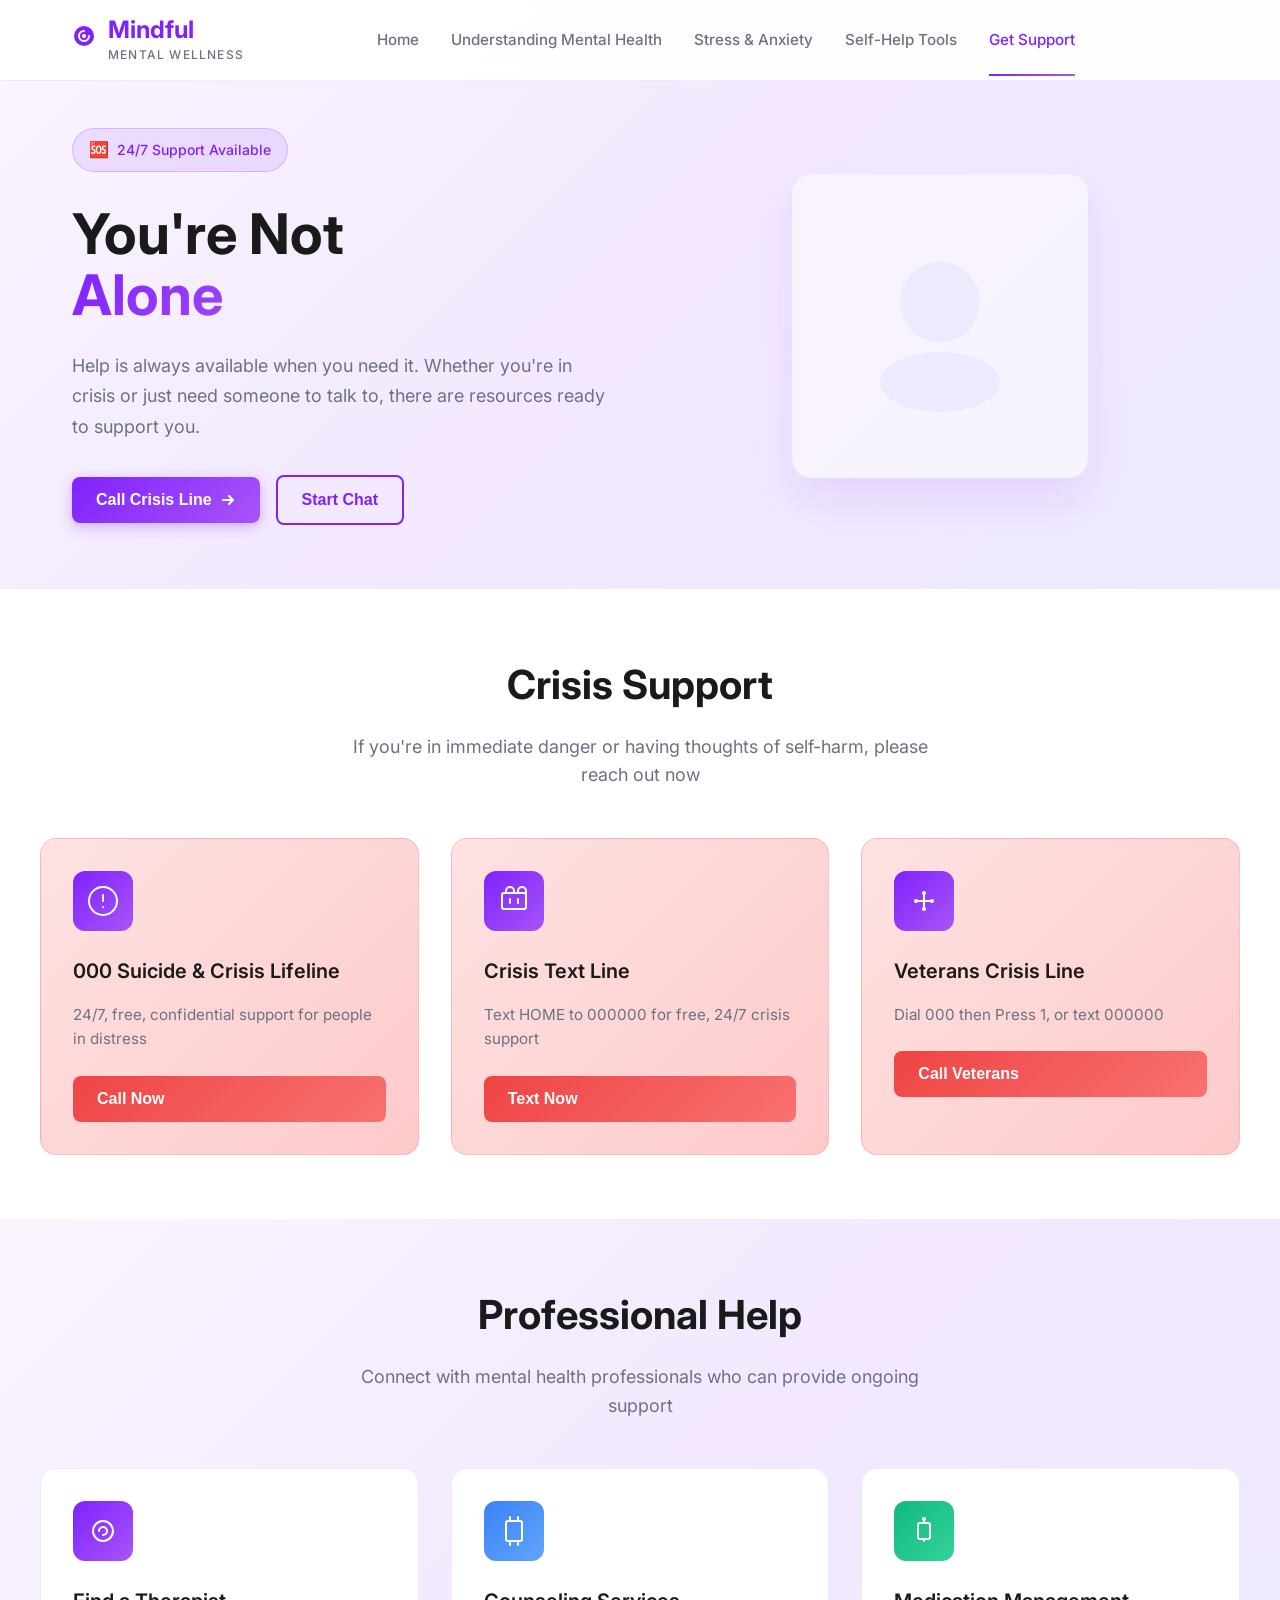
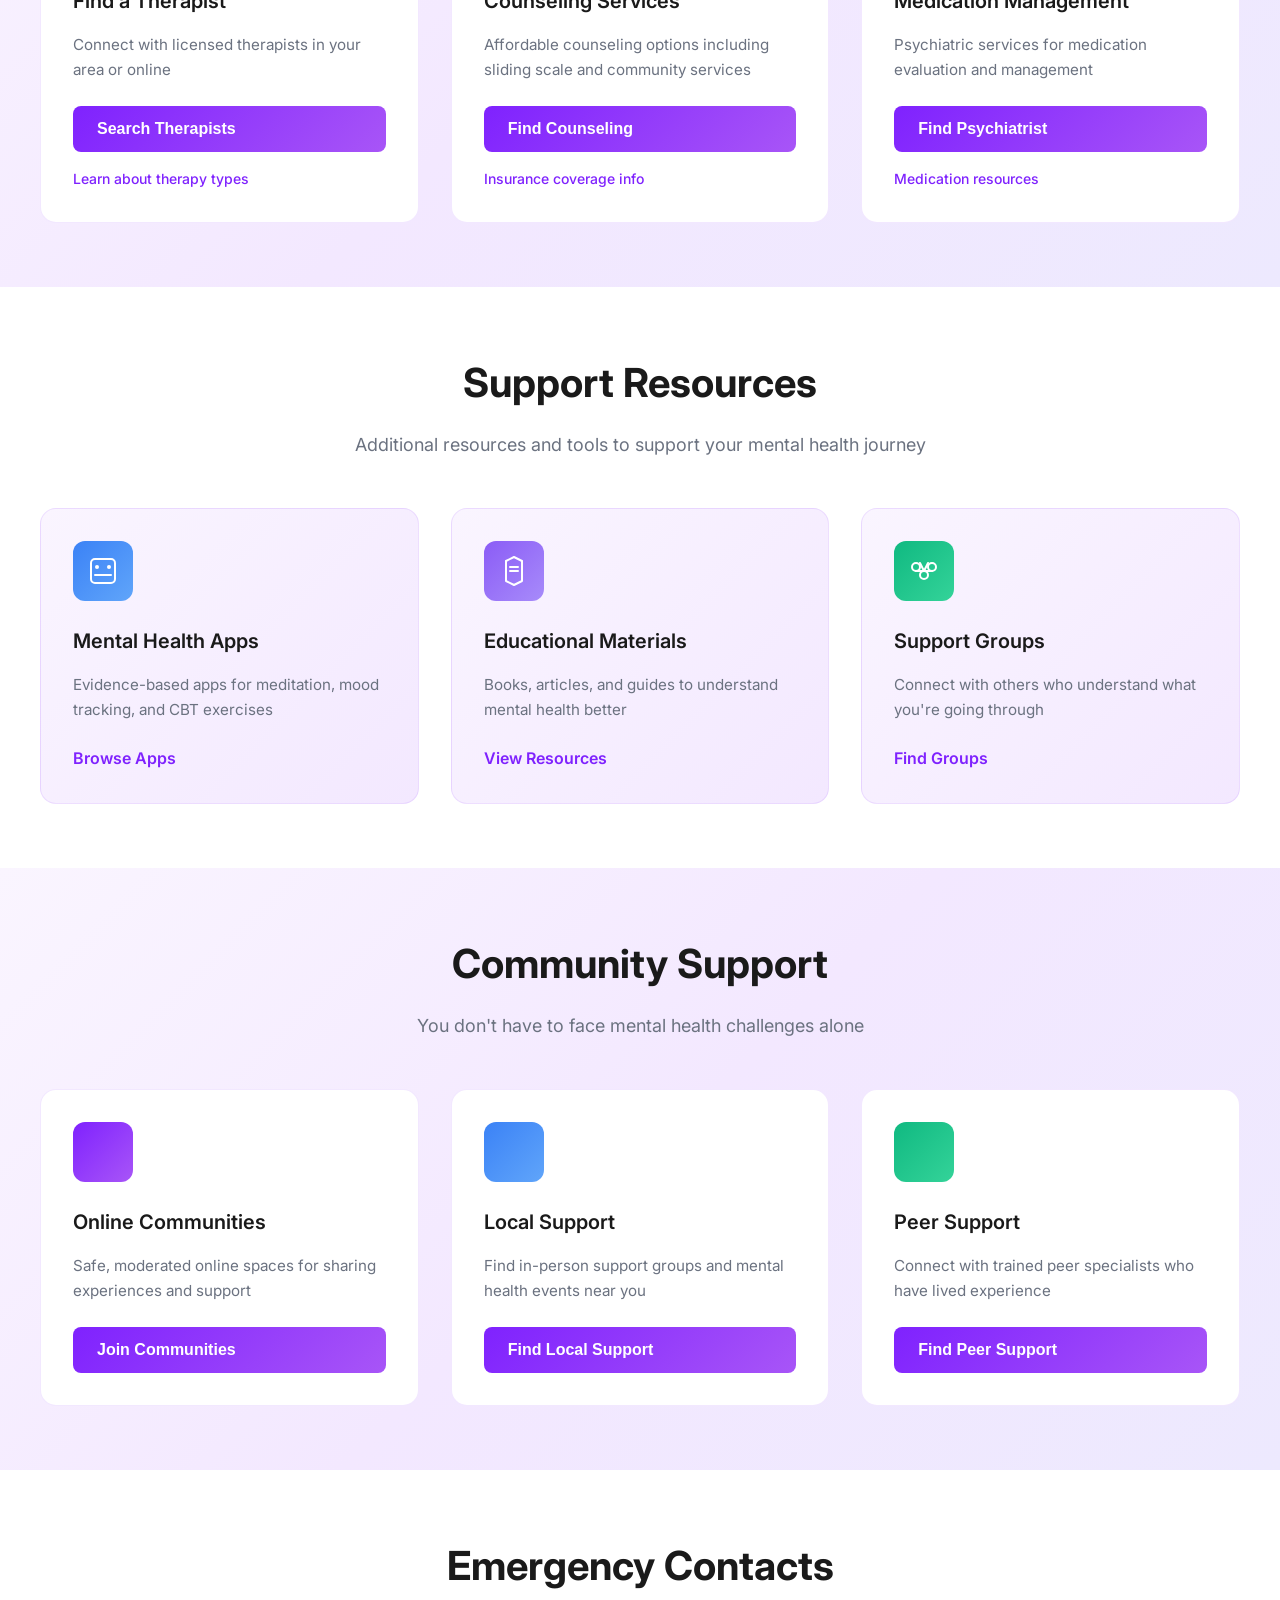
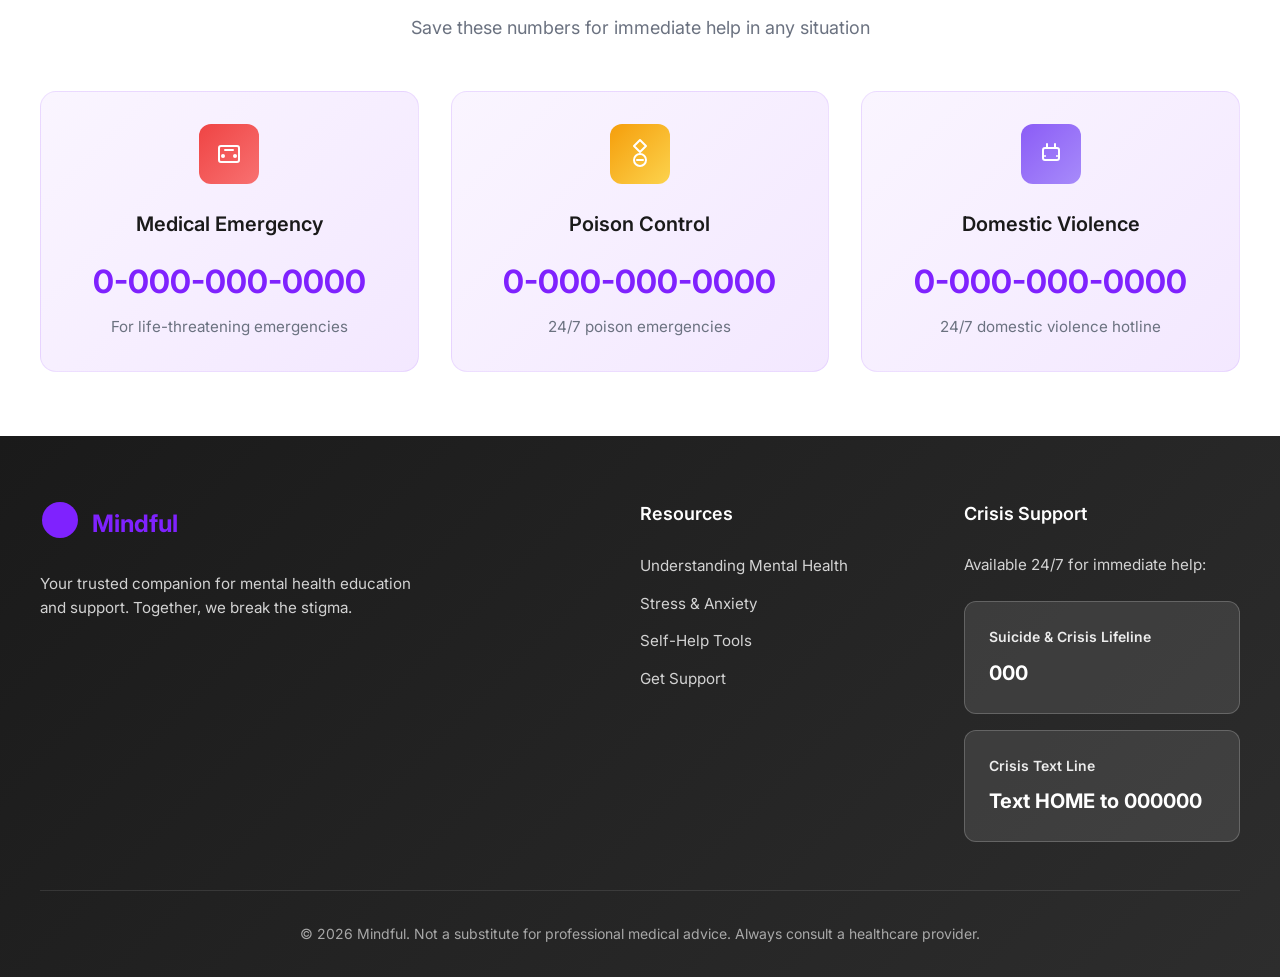
<file: pages/support.html>
<!DOCTYPE html>
<html lang="en">
<head>
    <meta charset="UTF-8">
    <meta name="viewport" content="width=device-width, initial-scale=1.0">
    <title>Support - Mindful Mental Wellness</title>
    <link rel="stylesheet" href="../css/styles.css">
    <link rel="stylesheet" href="../css/support-styles.css">
    <link rel="preconnect" href="https://fonts.googleapis.com">
    <link rel="preconnect" href="https://fonts.gstatic.com" crossorigin>
    <link href="https://fonts.googleapis.com/css2?family=Inter:wght@400;500;600;700&display=swap" rel="stylesheet">
</head>
<body>
    <!-- Header -->
    <header class="header">
        <div class="header-container">
            <a href="../index.html" class="logo-link">
                <div class="logo-icon">
                    <svg width="24" height="24" viewBox="0 0 24 24" fill="none" xmlns="http://www.w3.org/2000/svg">
                        <circle cx="12" cy="12" r="10" fill="#7F22FE"/>
                        <path d="M12 7C9.23858 7 7 9.23858 7 12C7 14.7614 9.23858 17 12 17C14.7614 17 17 14.7614 17 12" stroke="white" stroke-width="2" stroke-linecap="round"/>
                        <circle cx="12" cy="12" r="2" fill="white"/>
                    </svg>
                </div>
                <div class="logo-text">
                    <span class="logo-mindful">Mindful</span>
                    <span class="logo-wellness">MENTAL WELLNESS</span>
                </div>
            </a>
            <input type="checkbox" id="hamburger-toggle" class="hamburger-toggle">
            <label for="hamburger-toggle" class="hamburger-btn">
                <span></span>
                <span></span>
                <span></span>
            </label>
            <nav class="nav">
                <a href="../index.html" class="nav-link">Home</a>
                <a href="health.html" class="nav-link">Understanding Mental Health</a>
                <a href="stress.html" class="nav-link">Stress &amp; Anxiety</a>
                <a href="self.html" class="nav-link">Self-Help Tools</a>
                <a href="support.html" class="nav-link active">Get Support</a>
            </nav>
            <label for="hamburger-toggle" class="nav-overlay"></label>
        </div>
    </header>

    <!-- Main Content -->
    <main>
        <!-- Hero Section -->
        <section class="support-hero">
            <div class="support-hero-container">
                <div class="support-hero-content">
                    <div class="support-hero-badge">
                        <span class="badge-icon">🆘</span>
                        <span class="badge-text">24/7 Support Available</span>
                    </div>
                    <h1 class="support-hero-heading">
                        <span class="heading-line">You're Not</span>
                        <span class="heading-line gradient-text">Alone</span>
                    </h1>
                    <p class="support-hero-paragraph">
                        Help is always available when you need it. Whether you're in crisis or just need someone to talk to, there are resources ready to support you.
                    </p>
                    <div class="support-hero-buttons">
                        <button class="btn btn-primary" onclick="callCrisisLine()">
                            <span>Call Crisis Line</span>
                            <svg width="16" height="16" viewBox="0 0 16 16" fill="none">
                                <path d="M3 8H13M13 8L9 4M13 8L9 12" stroke="white" stroke-width="2" stroke-linecap="round" stroke-linejoin="round"/>
                            </svg>
                        </button>
                        <button class="btn btn-outline" onclick="startChat()">
                            <span>Start Chat</span>
                        </button>
                    </div>
                </div>
                <div class="support-hero-decoration">
                    <div class="support-hero-image">
                        <svg width="200" height="200" viewBox="0 0 200 200" fill="none">
                            <circle cx="100" cy="80" r="40" fill="#EDE9FE"/>
                            <ellipse cx="100" cy="160" rx="60" ry="30" fill="#EDE9FE"/>
                        </svg>
                    </div>
                </div>
            </div>
        </section>

        <!-- Crisis Support Section -->
        <section class="crisis-support">
            <div class="crisis-support-container">
                <div class="crisis-support-header">
                    <h2 class="crisis-support-title">Crisis Support</h2>
                    <p class="crisis-support-subtitle">If you're in immediate danger or having thoughts of self-harm, please reach out now</p>
                </div>
                <div class="crisis-grid">
                    <div class="crisis-card urgent">
                        <div class="crisis-icon">
                            <svg width="32" height="32" viewBox="0 0 32 32" fill="none">
                                <path d="M16 2C8.26801 2 2 8.26801 2 16C2 23.732 8.26801 30 16 30C23.732 30 30 23.732 30 16C30 8.26801 23.732 2 16 2Z" stroke="white" stroke-width="2" stroke-linecap="round" stroke-linejoin="round"/>
                                <path d="M16 10V16M16 22H16.01" stroke="white" stroke-width="2" stroke-linecap="round" stroke-linejoin="round"/>
                            </svg>
                        </div>
                        <h3 class="crisis-title">000 Suicide & Crisis Lifeline</h3>
                        <p class="crisis-description">24/7, free, confidential support for people in distress</p>
                        <button class="crisis-btn" onclick="call000()">Call Now</button>
                    </div>
                    <div class="crisis-card urgent">
                        <div class="crisis-icon">
                            <svg width="32" height="32" viewBox="0 0 32 32" fill="none">
                                <rect x="4" y="8" width="24" height="16" rx="2" stroke="white" stroke-width="2" stroke-linecap="round" stroke-linejoin="round"/>
                                <path d="M8 8V6C8 3.79086 9.79086 2 12 2C14.2091 2 16 3.79086 16 6V8M20 8V6C20 3.79086 21.7909 2 24 2C26.2091 2 28 3.79086 28 6V8" stroke="white" stroke-width="2" stroke-linecap="round" stroke-linejoin="round"/>
                                <path d="M12 14L12 18M20 14L20 18" stroke="white" stroke-width="2" stroke-linecap="round" stroke-linejoin="round"/>
                            </svg>
                        </div>
                        <h3 class="crisis-title">Crisis Text Line</h3>
                        <p class="crisis-description">Text HOME to 000000 for free, 24/7 crisis support</p>
                        <button class="crisis-btn" onclick="textCrisis()">Text Now</button>
                    </div>
                    <div class="crisis-card">
                        <div class="crisis-icon">
                            <svg width="32" height="32" viewBox="0 0 32 32" fill="none">
                                <path d="M16 8L16 16M8 16L24 16M16 16L16 24" stroke="white" stroke-width="2" stroke-linecap="round" stroke-linejoin="round"/>
                                <circle cx="16" cy="8" r="2" fill="white"/>
                                <circle cx="8" cy="16" r="2" fill="white"/>
                                <circle cx="24" cy="16" r="2" fill="white"/>
                                <circle cx="16" cy="24" r="2" fill="white"/>
                            </svg>
                        </div>
                        <h3 class="crisis-title">Veterans Crisis Line</h3>
                        <p class="crisis-description">Dial 000 then Press 1, or text 000000</p>
                        <button class="crisis-btn" onclick="callVeterans()">Call Veterans</button>
                    </div>
                </div>
            </div>
        </section>

        <!-- Professional Help Section -->
        <section class="professional-help" id="professional-help">
            <div class="professional-help-container">
                <div class="professional-help-header">
                    <h2 class="professional-help-title">Professional Help</h2>
                    <p class="professional-help-subtitle">Connect with mental health professionals who can provide ongoing support</p>
                </div>
                <div class="professional-grid">
                    <div class="professional-card">
                        <div class="professional-icon therapy">
                            <svg width="32" height="32" viewBox="0 0 32 32" fill="none">
                                <circle cx="16" cy="16" r="10" stroke="white" stroke-width="2" stroke-linecap="round" stroke-linejoin="round"/>
                                <path d="M12 16C12 13.7909 13.7909 12 16 12C18.2091 12 20 13.7909 20 16C20 18.2091 18.2091 20 16 20" stroke="white" stroke-width="2" stroke-linecap="round" stroke-linejoin="round"/>
                            </svg>
                        </div>
                        <h3 class="professional-title">Find a Therapist</h3>
                        <p class="professional-description">Connect with licensed therapists in your area or online</p>
                        <div class="professional-options">
                            <button class="professional-btn" onclick="findTherapist()">Search Therapists</button>
                            <a href="#professional-help" class="professional-link">Learn about therapy types</a>
                        </div>
                    </div>
                    <div class="professional-card">
                        <div class="professional-icon counseling">
                            <svg width="32" height="32" viewBox="0 0 32 32" fill="none">
                                <rect x="8" y="6" width="16" height="20" rx="2" stroke="white" stroke-width="2" stroke-linecap="round" stroke-linejoin="round"/>
                                <path d="M12 2V6M20 2V6" stroke="white" stroke-width="2" stroke-linecap="round" stroke-linejoin="round"/>
                                <path d="M12 26V30M20 26V30" stroke="white" stroke-width="2" stroke-linecap="round" stroke-linejoin="round"/>
                            </svg>
                        </div>
                        <h3 class="professional-title">Counseling Services</h3>
                        <p class="professional-description">Affordable counseling options including sliding scale and community services</p>
                        <div class="professional-options">
                            <button class="professional-btn" onclick="findCounseling()">Find Counseling</button>
                            <a href="#professional-help" class="professional-link">Insurance coverage info</a>
                        </div>
                    </div>
                    <div class="professional-card">
                        <div class="professional-icon medication">
                            <svg width="32" height="32" viewBox="0 0 32 32" fill="none">
                                <rect x="10" y="8" width="12" height="16" rx="2" stroke="white" stroke-width="2" stroke-linecap="round" stroke-linejoin="round"/>
                                <path d="M16 8V6M16 24V26" stroke="white" stroke-width="2" stroke-linecap="round" stroke-linejoin="round"/>
                                <circle cx="16" cy="4" r="2" fill="white"/>
                            </svg>
                        </div>
                        <h3 class="professional-title">Medication Management</h3>
                        <p class="professional-description">Psychiatric services for medication evaluation and management</p>
                        <div class="professional-options">
                            <button class="professional-btn" onclick="findPsychiatrist()">Find Psychiatrist</button>
                            <a href="#professional-help" class="professional-link">Medication resources</a>
                        </div>
                    </div>
                </div>
            </div>
        </section>

        <!-- Support Resources Section -->
        <section class="support-resources" id="support-resources">
            <div class="support-resources-container">
                <div class="support-resources-header">
                    <h2 class="support-resources-title">Support Resources</h2>
                    <p class="support-resources-subtitle">Additional resources and tools to support your mental health journey</p>
                </div>
                <div class="resources-grid">
                    <div class="resource-item">
                        <div class="resource-icon apps">
                            <svg width="32" height="32" viewBox="0 0 32 32" fill="none">
                                <rect x="4" y="4" width="24" height="24" rx="4" stroke="white" stroke-width="2" stroke-linecap="round" stroke-linejoin="round"/>
                                <circle cx="10" cy="12" r="2" fill="white"/>
                                <circle cx="22" cy="12" r="2" fill="white"/>
                                <path d="M8 20L24 20" stroke="white" stroke-width="2" stroke-linecap="round" stroke-linejoin="round"/>
                            </svg>
                        </div>
                        <h3 class="resource-item-title">Mental Health Apps</h3>
                        <p class="resource-item-description">Evidence-based apps for meditation, mood tracking, and CBT exercises</p>
                        <a href="#support-resources" class="resource-item-link">Browse Apps</a>
                    </div>
                    <div class="resource-item">
                        <div class="resource-icon books">
                            <svg width="32" height="32" viewBox="0 0 32 32" fill="none">
                                <path d="M8 6V26M24 6V26M8 6L16 2L24 6M8 26L16 30L24 26" stroke="white" stroke-width="2" stroke-linecap="round" stroke-linejoin="round"/>
                                <path d="M12 12H20M12 16H20" stroke="white" stroke-width="2" stroke-linecap="round" stroke-linejoin="round"/>
                            </svg>
                        </div>
                        <h3 class="resource-item-title">Educational Materials</h3>
                        <p class="resource-item-description">Books, articles, and guides to understand mental health better</p>
                        <a href="#support-resources" class="resource-item-link">View Resources</a>
                    </div>
                    <div class="resource-item">
                        <div class="resource-icon community">
                            <svg width="32" height="32" viewBox="0 0 32 32" fill="none">
                                <circle cx="8" cy="12" r="4" stroke="white" stroke-width="2" stroke-linecap="round" stroke-linejoin="round"/>
                                <circle cx="24" cy="12" r="4" stroke="white" stroke-width="2" stroke-linecap="round" stroke-linejoin="round"/>
                                <circle cx="16" cy="20" r="4" stroke="white" stroke-width="2" stroke-linecap="round" stroke-linejoin="round"/>
                                <path d="M8 16L16 16M16 16L24 16M12 8L16 16M20 8L16 16" stroke="white" stroke-width="2" stroke-linecap="round" stroke-linejoin="round"/>
                            </svg>
                        </div>
                        <h3 class="resource-item-title">Support Groups</h3>
                        <p class="resource-item-description">Connect with others who understand what you're going through</p>
                        <a href="#community-support" class="resource-item-link">Find Groups</a>
                    </div>
                </div>
            </div>
        </section>

        <!-- Community Support Section -->
        <section class="community-support" id="community-support">
            <div class="community-support-container">
                <div class="community-support-header">
                    <h2 class="community-support-title">Community Support</h2>
                    <p class="community-support-subtitle">You don't have to face mental health challenges alone</p>
                </div>
                <div class="community-grid">
                    <div class="community-card">
                        <div class="community-icon online">
                            <svg width="32" height="32" viewBox="0 0 32 32" fill="none"></svg>
                        </div>
                        <h3 class="community-title">Online Communities</h3>
                        <p class="community-description">Safe, moderated online spaces for sharing experiences and support</p>
                        <button class="community-btn" onclick="joinOnline()">Join Communities</button>
                    </div>
                    <div class="community-card">
                        <div class="community-icon local">
                            <svg width="32" height="32" viewBox="0 0 32 32" fill="none"></svg>
                        </div>
                        <h3 class="community-title">Local Support</h3>
                        <p class="community-description">Find in-person support groups and mental health events near you</p>
                        <button class="community-btn" onclick="findLocal()">Find Local Support</button>
                    </div>
                    <div class="community-card">
                        <div class="community-icon peer">
                            <svg width="32" height="32" viewBox="0 0 32 32" fill="none"></svg>
                        </div>
                        <h3 class="community-title">Peer Support</h3>
                        <p class="community-description">Connect with trained peer specialists who have lived experience</p>
                        <button class="community-btn" onclick="findPeer()">Find Peer Support</button>
                    </div>
                </div>
            </div>
        </section>

        <!-- Emergency Contacts Section -->
        <section class="emergency-contacts">
            <div class="emergency-contacts-container">
                <div class="emergency-contacts-header">
                    <h2 class="emergency-contacts-title">Emergency Contacts</h2>
                    <p class="emergency-contacts-subtitle">Save these numbers for immediate help in any situation</p>
                </div>
                <div class="emergency-grid">
                    <div class="emergency-contact-card">
                        <div class="emergency-contact-icon medical">
                            <svg width="32" height="32" viewBox="0 0 32 32" fill="none">
                                <rect x="6" y="8" width="20" height="16" rx="2" stroke="white" stroke-width="2" stroke-linecap="round" stroke-linejoin="round"/>
                                <path d="M12 12H20" stroke="white" stroke-width="2" stroke-linecap="round" stroke-linejoin="round"/>
                                <circle cx="10" cy="18" r="2" fill="white"/>
                                <circle cx="22" cy="18" r="2" fill="white"/>
                            </svg>
                        </div>
                        <h3 class="emergency-contact-title">Medical Emergency</h3>
                        <p class="emergency-contact-number">0-000-000-0000</p>
                        <p class="emergency-contact-description">For life-threatening emergencies</p>
                    </div>
                    <div class="emergency-contact-card">
                        <div class="emergency-contact-icon poison">
                            <svg width="32" height="32" viewBox="0 0 32 32" fill="none">
                                <path d="M16 2L22 8L16 14L10 8L16 2Z" stroke="white" stroke-width="2" stroke-linecap="round" stroke-linejoin="round"/>
                                <circle cx="16" cy="22" r="6" stroke="white" stroke-width="2" stroke-linecap="round" stroke-linejoin="round"/>
                                <path d="M13 22H19" stroke="white" stroke-width="2" stroke-linecap="round" stroke-linejoin="round"/>
                            </svg>
                        </div>
                        <h3 class="emergency-contact-title">Poison Control</h3>
                        <p class="emergency-contact-number">0-000-000-0000</p>
                        <p class="emergency-contact-description">24/7 poison emergencies</p>
                    </div>
                    <div class="emergency-contact-card">
                        <div class="emergency-contact-icon domestic">
                            <svg width="32" height="32" viewBox="0 0 32 32" fill="none">
                                <path d="M8 12V20C8 21.1046 8.89543 22 10 22H22C23.1046 22 24 21.1046 24 20V12C24 10.8954 23.1046 10 22 10H10C8.89543 10 8 10.8954 8 12Z" stroke="white" stroke-width="2" stroke-linecap="round" stroke-linejoin="round"/>
                                <path d="M12 6L12 10M20 6L20 10" stroke="white" stroke-width="2" stroke-linecap="round" stroke-linejoin="round"/>
                                <circle cx="10" cy="18" r="1" fill="white"/>
                                <circle cx="22" cy="18" r="1" fill="white"/>
                            </svg>
                        </div>
                        <h3 class="emergency-contact-title">Domestic Violence</h3>
                        <p class="emergency-contact-number">0-000-000-0000</p>
                        <p class="emergency-contact-description">24/7 domestic violence hotline</p>
                    </div>
                </div>
            </div>
        </section>
    </main>

    <!-- Footer -->
    <footer class="footer">
        <div class="footer-container">
            <div class="footer-main">
                <div class="footer-brand">
                    <div class="footer-logo">
                        <div class="logo-icon">
                            <svg width="40" height="40" viewBox="0 0 40 40" fill="none">
                                <circle cx="20" cy="20" r="18" fill="#7F22FE"/>
                            </svg>
                        </div>
                        <div class="logo-text">
                            <span class="logo-mindful">Mindful</span>
                        </div>
                    </div>
                    <p class="footer-description">Your trusted companion for mental health education and support. Together, we break the stigma.</p>
                </div>
                <div class="footer-links">
                    <h3 class="footer-heading">Resources</h3>
                    <ul class="footer-list">
                        <li><a href="health.html">Understanding Mental Health</a></li>
                        <li><a href="stress.html">Stress & Anxiety</a></li>
                        <li><a href="self.html">Self-Help Tools</a></li>
                        <li><a href="support.html">Get Support</a></li>
                    </ul>
                </div>
                <div class="footer-crisis">
                    <h3 class="footer-heading">Crisis Support</h3>
                    <p class="crisis-label">Available 24/7 for immediate help:</p>
                    <div class="crisis-cards">
                        <div class="crisis-card">
                            <span class="crisis-title">Suicide & Crisis Lifeline</span>
                            <span class="crisis-number">000</span>
                        </div>
                        <div class="crisis-card">
                            <span class="crisis-title">Crisis Text Line</span>
                            <span class="crisis-text">Text HOME to 000000</span>
                        </div>
                    </div>
                </div>
            </div>
            <div class="footer-bottom">
                <p>© 2026 Mindful. Not a substitute for professional medical advice. Always consult a healthcare provider.</p>
            </div>
        </div>
    </footer>

    <script>
        // Crisis Support Functions
        function callCrisisLine() {
            alert('Calling 000 - Suicide & Crisis Lifeline');
            window.location.href = 'tel:000';
        }

        function startChat() {
            alert('Opening crisis chat service...');
            // In production, this would open a real chat interface
        }

        function call000() {
            alert('Calling 000 - Suicide & Crisis Lifeline');
            window.location.href = 'tel:000';
        }

        function textCrisis() {
            alert('Text HOME to 000000 for crisis support');
            // In production, this would open messaging app
        }

        function callVeterans() {
            alert('Calling Veterans Crisis Line - Dial 000 then Press 1');
            window.location.href = 'tel:000';
        }

        // Professional Help Functions
        function findTherapist() {
            alert('Searching for therapists in your area...');
            // In production, this would open a therapist directory
        }

        function findCounseling() {
            alert('Finding counseling services...');
            // In production, this would show counseling options
        }

        function findPsychiatrist() {
            alert('Finding psychiatrists near you...');
            // In production, this would open a psychiatrist directory
        }

        // Community Support Functions
        function joinOnline() {
            alert('Joining online support communities...');
            // In production, this would open community forums
        }

        function findLocal() {
            alert('Finding local support groups...');
            // In production, this would show local options
        }

        function findPeer() {
            alert('Connecting with peer support specialists...');
            // In production, this would show peer support options
        }
    </script>
</body>
</html>
</file>
<file: css/styles.css>
/* ================================================
   SHARED STYLES - Used across all pages
   ================================================ */

/* Reset and Base Styles */ 
* {
    margin: 0;
    padding: 0;
    box-sizing: border-box;
}

body {
    font-family: 'Inter', -apple-system, BlinkMacSystemFont, 'Segoe UI', Roboto, sans-serif; /* Updated font stack for better performance and compatibility */
    line-height: 1.6;
    color: #1a1a1a;
    background-color: #ffffff;
}

/* ================================================
   HEADER STYLES
   ================================================ */
.header {
    background: rgba(255, 255, 255, 0.95);
    backdrop-filter: blur(10px); /* Add a subtle blur effect for a modern look */
    border-bottom: 1px solid rgba(127, 34, 254, 0.1);
    position: fixed;
    top: 0; /* Keep header at the top of the page */
    left: 0; /* Ensure header spans the full width of the viewport */
    right: 0; /* Ensure header spans the full width of the viewport */
    z-index: 1000; /* Ensure header is above all content */
    padding: 0;
}

.header-container {
    max-width: 1200px;
    margin: 0 auto;
    padding: 1rem 2rem;
    display: flex;
    align-items: center;
    justify-content: space-between;
}

.logo-link {
    display: flex;
    align-items: center;
    text-decoration: none;
    color: inherit; /* Ensure the logo link inherits the text color for better accessibility */
}

.logo-icon {
    margin-right: 0.75rem;
}

.logo-text {
    display: flex;
    flex-direction: column;
}

.logo-mindful {
    font-size: 1.5rem;
    font-weight: 700;
    color: #7F22FE;
    line-height: 1.2;
}

.logo-wellness {
    font-size: 0.75rem;
    font-weight: 500;
    color: #6b7280;
    letter-spacing: 0.1em; /* Increased letter spacing for better readability */
}

.nav {
    display: flex;
    gap: 2rem;
}

.nav-link {
    text-decoration: none;
    color: #6b7280;
    font-weight: 500;
    font-size: 0.95rem;
    transition: color 0.3s ease;
    position: relative; /* Ensure the nav link is positioned relative for the active underline */
}

.nav-link:hover {
    color: #7F22FE;
}

.nav-link.active {
    color: #7F22FE;
}

.nav-link.active::after {
    content: ''; /* Add a decorative underline for the active link */
    position: absolute; /* Position the underline absolutely within the nav link */
    bottom: -1.5rem;
    left: 0;
    right: 0;
    height: 2px;
    background: linear-gradient(90deg, #7F22FE, #A855F7); 
}

/* Hamburger Menu (CSS responsive) */
.hamburger-toggle {
    display: none;
}

.hamburger-btn {
    display: none;
    flex-direction: column;
    justify-content: center;
    align-items: center;
    width: 40px;
    height: 40px;
    cursor: pointer; /* Ensure the hamburger button has a pointer cursor */
    background: none;
    border: none;
    padding: 0;
    z-index: 1001;
}

.hamburger-btn span {
    display: block;
    width: 24px;
    height: 2px;
    background: #1a1a1a;
    border-radius: 2px;
    transition: all 0.3s ease;
    margin: 3px 0;
}

/* ================================================
   HERO SECTION (Base - used by all pages)
   ================================================ */
.hero {
    padding: 8rem 2rem 4rem;
    background: linear-gradient(135deg, #faf5ff 0%, #f3e8ff 50%, #ede9fe 100%); /* Updated to a softer gradient for better aesthetics */
    min-height: 100vh; /* Ensure the hero section takes up the full viewport height */
    display: flex;
    align-items: center;
}

.hero-container {
    max-width: 1200px;
    margin: 0 auto;
    display: grid;
    grid-template-columns: 1fr 1fr;
    gap: 4rem;
    align-items: center;
}

.hero-content {
    max-width: 600px;
}

.hero-badge {
    display: inline-flex;
    align-items: center;
    background: rgba(127, 34, 254, 0.1);
    border: 1px solid rgba(127, 34, 254, 0.2);
    border-radius: 50px;
    padding: 0.5rem 1rem;
    margin-bottom: 2rem;
    font-size: 0.875rem;
    font-weight: 500;
    color: #7F22FE;
}

.badge-icon {
    margin-right: 0.5rem;
    font-size: 1rem;
}

.hero-heading {
    font-size: 3.5rem;
    font-weight: 700;
    line-height: 1.1;
    margin-bottom: 1.5rem;
}

.heading-line {
    display: block;
}

.gradient-text {
    background: linear-gradient(135deg, #7F22FE 0%, #A855F7 50%, #EC4899 100%);
    -webkit-background-clip: text; /* Ensure the gradient is applied to the text */
    -webkit-text-fill-color: transparent; /* Make the text color transparent to show the gradient */
    background-clip: text;
}

.hero-paragraph {
    font-size: 1.125rem;
    color: #6b7280;
    margin-bottom: 2rem;
    line-height: 1.7;
}

.hero-buttons {
    display: flex;
    gap: 1rem;
    align-items: center;
}

.hero-decoration {
    display: flex;
    justify-content: center;
    align-items: center;
}

.hero-image-placeholder {
    background: rgba(255, 255, 255, 0.5);
    border-radius: 20px;
    padding: 3rem;
    box-shadow: 0 20px 40px rgba(127, 34, 254, 0.1);
}

/* ================================================
   BUTTONS (Shared)
   ================================================ */
.btn {
    display: inline-flex;
    align-items: center;
    gap: 0.5rem;
    padding: 0.875rem 1.5rem;
    border-radius: 8px;
    text-decoration: none;
    font-weight: 600;
    font-size: 1rem;
    transition: all 0.3s ease; /* Smooth transition for hover effects */
    border: none;
    cursor: pointer; /* Ensure all buttons have a pointer cursor */
}

.btn-primary {
    background: linear-gradient(135deg, #7F22FE 0%, #A855F7 100%);
    color: white;
    box-shadow: 0 4px 14px rgba(127, 34, 254, 0.3);
}

.btn-primary:hover {
    transform: translateY(-2px); /* Hiệu ứng chuyển động nâng lên khi di chuột lại gần */
    box-shadow: 0 6px 20px rgba(127, 34, 254, 0.4);
}

.btn-outline {
    background: transparent;
    color: #7F22FE;
    border: 2px solid #7F22FE;
}

.btn-outline:hover {
    background: #7F22FE;
    color: white;
}

/* ================================================
   FOOTER
   ================================================ */
.footer {
    background: linear-gradient(135deg, #1a1a1a 0%, #2d2d2d 100%);
    color: white;
    padding: 4rem 2rem 2rem;
}

.footer-container {
    max-width: 1200px;
    margin: 0 auto;
}

.footer-main {
    display: grid;
    grid-template-columns: 2fr 1fr 1fr;
    gap: 3rem;
    margin-bottom: 3rem;
}

.footer-brand {
    max-width: 400px;
}

.footer-logo {
    display: flex;
    align-items: center;
    margin-bottom: 1.5rem;
}

.footer-description {
    font-size: 0.95rem;
    line-height: 1.6;
    color: rgba(255, 255, 255, 0.8);
}

.footer-links h3,
.footer-crisis h3 {
    font-size: 1.125rem;
    font-weight: 600;
    margin-bottom: 1.5rem;
    color: white;
}

.footer-list {
    list-style: none;
    padding: 0;
    margin: 0;
}

.footer-list li {
    margin-bottom: 0.75rem;
}

.footer-list a {
    color: rgba(255, 255, 255, 0.8);
    text-decoration: none;
    transition: color 0.3s ease;
    font-size: 0.95rem;
    line-height: 1.6;
}

.footer-list a:hover {
    color: white;
}

.crisis-label {
    font-size: 0.95rem;
    color: rgba(255, 255, 255, 0.8);
    margin-bottom: 1.5rem;
}

.footer .crisis-cards {
    display: flex;
    flex-direction: column;
    gap: 1rem;
}

.footer .crisis-card {
    background: rgba(255, 255, 255, 0.1);
    border: 1px solid rgba(255, 255, 255, 0.2);
    border-radius: 12px;
    padding: 1.5rem;
    transition: all 0.3s ease;
}

.footer .crisis-card:hover {
    background: rgba(255, 255, 255, 0.15);
    transform: translateY(-2px);
}

.footer .crisis-title {
    font-size: 0.875rem;
    font-weight: 600;
    color: rgba(255, 255, 255, 0.9);
    margin-bottom: 0.5rem;
    display: block;
}

.footer .crisis-number,
.footer .crisis-text {
    font-size: 1.25rem;
    font-weight: 700;
    color: white;
    display: block;
    margin-top: 0.5rem;
}

.footer-bottom {
    text-align: center;
    padding-top: 2rem;
    border-top: 1px solid rgba(255, 255, 255, 0.1);
}

.footer-bottom p {
    font-size: 0.875rem;
    color: rgba(255, 255, 255, 0.6);
    line-height: 1.6;
}

/* ================================================
   SHARED RESPONSIVE
   ================================================ */

/* Tablet */
@media (max-width: 1024px) {
    .nav {
        gap: 1rem;
    }

    .nav-link {
        font-size: 0.85rem;
    }

    .hero-heading {
        font-size: 3rem;
    }

    .footer-main {
        grid-template-columns: 1fr 1fr;
        gap: 2rem;
    }

    .footer-brand {
        grid-column: 1 / -1;
        max-width: 100%;
    }
}

/* Mobile */
@media (max-width: 768px) {
    /* Hamburger visible */
    .hamburger-btn {
        display: flex;
    }

    .nav {
        position: fixed;
        top: 0;
        right: -100%;
        width: 280px;
        height: 100vh;
        background: white;
        flex-direction: column;
        padding: 5rem 2rem 2rem;
        gap: 0;
        box-shadow: -4px 0 20px rgba(0, 0, 0, 0.1);
        transition: right 0.3s ease;
        z-index: 999;
    }

    .nav .nav-link {
        padding: 1rem 0;
        font-size: 1rem;
        border-bottom: 1px solid rgba(127, 34, 254, 0.08);
    }

    .nav-link.active::after {
        display: none;
    }

    .hamburger-toggle:checked ~ .nav {
        right: 0;
    }

    .hamburger-toggle:checked ~ .hamburger-btn span:nth-child(1) {
        transform: rotate(45deg) translate(5px, 5px); /* Rotate the first line to form the top part of the 'X' */
    }

    .hamburger-toggle:checked ~ .hamburger-btn span:nth-child(2) {
        opacity: 0;
    }

    .hamburger-toggle:checked ~ .hamburger-btn span:nth-child(3) {
        transform: rotate(-45deg) translate(5px, -5px);
    }

    /* Nav overlay */
    .hamburger-toggle:checked ~ .nav-overlay {
        display: block;
    }

    .nav-overlay {
        display: none;
        position: fixed;
        top: 0;
        left: 0;
        width: 100%;
        height: 100%;
        background: rgba(0, 0, 0, 0.4);
        z-index: 998;
    }

    /* Header */
    .header-container {
        padding: 1rem;
    }

    /* Hero */
    .hero {
        padding: 6rem 1rem 3rem;
        min-height: auto;
    }

    .hero-container {
        grid-template-columns: 1fr;
        gap: 2rem;
        text-align: center;
    }

    .hero-content {
        max-width: 100%;
    }

    .hero-heading {
        font-size: 2.5rem;
    }

    .hero-buttons {
        justify-content: center;
        flex-wrap: wrap;
    }

    .hero-decoration {
        display: none;
    }

    /* Footer */
    .footer {
        padding: 3rem 1rem 1.5rem;
    }

    .footer-main {
        grid-template-columns: 1fr;
        gap: 2rem;
        text-align: center;
    }

    .footer-brand {
        max-width: 100%;
    }

    .footer-logo {
        justify-content: center;
    }

    .footer .crisis-cards {
        align-items: center;
    }

    .footer .crisis-card {
        max-width: 300px;
        width: 100%;
    }
}

/* Small Mobile */
@media (max-width: 480px) {
    .hero-heading {
        font-size: 2rem;
    }

    .hero-paragraph {
        font-size: 1rem;
    }

    .btn {
        padding: 0.75rem 1.25rem;
        font-size: 0.9rem;
    }

    .footer-bottom p {
        font-size: 0.8rem;
    }
}
</file>
<file: css/index-styles.css>
/* ================================================
   INDEX PAGE - Home Specific Styles
   ================================================ */

/* Statistics Section */
.stats {
    padding: 4rem 2rem;
    background: linear-gradient(135deg, #faf5ff 0%, #f3e8ff 50%, #ede9fe 100%);
}

.stats-container {
    max-width: 1200px;
    margin: 0 auto;
    display: grid;
    grid-template-columns: repeat(auto-fit, minmax(280px, 1fr));
    gap: 2rem;
}

.stat-card {
    background: white;
    border-radius: 16px;
    padding: 2rem;
    text-align: center;
    transition: transform 0.3s ease, box-shadow 0.3s ease;
}

.stat-card:hover {
    transform: translateY(-4px);
    box-shadow: 0 12px 24px rgba(127, 34, 254, 0.15);
}

.stat-icon {
    width: 64px;
    height: 64px;
    background: linear-gradient(135deg, #7F22FE 0%, #A855F7 100%);
    border-radius: 50%;
    display: flex;
    align-items: center;
    justify-content: center;
    margin: 0 auto 1.5rem;
}

.stat-number {
    font-size: 3rem;
    font-weight: 700;
    margin-bottom: 0.5rem;
}

.stat-gradient {
    background: linear-gradient(135deg, #7F22FE 0%, #A855F7 100%);
    -webkit-background-clip: text;
    -webkit-text-fill-color: transparent;
    background-clip: text;
    color: transparent;
}

.stat-description {
    font-size: 1.125rem;
    color: #6b7280;
    line-height: 1.6;
}

/* Resources Section */
.resources {
    padding: 4rem 2rem;
    background: white;
}

.resources-container {
    max-width: 1200px;
    margin: 0 auto;
}

.resources-header {
    text-align: center;
    margin-bottom: 3rem;
}

.resources-badge {
    display: inline-flex;
    align-items: center;
    background: rgba(127, 34, 254, 0.1);
    border: 1px solid rgba(127, 34, 254, 0.2);
    border-radius: 50px;
    padding: 0.5rem 1rem;
    margin-bottom: 2rem;
    font-size: 0.875rem;
    font-weight: 500;
    color: #7F22FE;
}

.resources-title {
    font-size: 2.5rem;
    font-weight: 700;
    margin-bottom: 1rem;
    color: #1a1a1a;
}

.resources-subtitle {
    font-size: 1.125rem;
    color: #6b7280;
    max-width: 600px;
    margin: 0 auto;
}

.resources-grid {
    display: grid;
    grid-template-columns: repeat(auto-fit, minmax(250px, 1fr));
    gap: 2rem;
}

.resource-card {
    background: white;
    border: 1px solid rgba(127, 34, 254, 0.1);
    border-radius: 16px;
    padding: 2rem;
    transition: transform 0.3s ease, box-shadow 0.3s ease;
    text-decoration: none;
    color: inherit;
    display: block;
}

.resource-card:hover {
    transform: translateY(-4px);
    box-shadow: 0 12px 24px rgba(127, 34, 254, 0.15);
}

.resource-image {
    width: 60px;
    height: 60px;
    border-radius: 12px;
    display: flex;
    align-items: center;
    justify-content: center;
    margin-bottom: 1.5rem;
}

.resource-purple {
    background: linear-gradient(135deg, #7F22FE 0%, #A855F7 100%);
}

.resource-pink {
    background: linear-gradient(135deg, #EC4899 0%, #F472B6 100%);
}

.resource-blue {
    background: linear-gradient(135deg, #3B82F6 0%, #60A5FA 100%);
}

.resource-orange {
    background: linear-gradient(135deg, #F59E0B 0%, #FCD34D 100%);
}

.resource-title {
    font-size: 1.25rem;
    font-weight: 600;
    margin-bottom: 1rem;
    color: #1a1a1a;
}

.resource-description {
    font-size: 0.95rem;
    color: #6b7280;
    line-height: 1.6;
    margin-bottom: 1.5rem;
}

.resource-link {
    display: flex;
    align-items: center;
    gap: 0.5rem;
    color: #7F22FE;
    text-decoration: none;
    font-weight: 600;
    transition: color 0.3s ease;
}

.resource-link:hover {
    color: #A855F7;
}

/* CTA Section */
.cta {
    padding: 4rem 2rem;
    background: linear-gradient(135deg, #1a1a1a 0%, #2d2d2d 100%);
    color: white;
    text-align: center;
}

.cta-container {
    max-width: 800px;
    margin: 0 auto;
    position: relative;
}

.cta-decoration {
    position: absolute;
    top: -2rem;
    right: -2rem;
    width: 100px;
    height: 100px;
    background: radial-gradient(circle, rgba(127, 34, 254, 0.1) 0%, transparent 70%);
}

.cta-content {
    position: relative;
    z-index: 1;
}

.cta-title {
    font-size: 2.5rem;
    font-weight: 700;
    margin-bottom: 1.5rem;
    color: white;
}

.cta-text {
    font-size: 1.125rem;
    color: rgba(255, 255, 255, 0.8);
    line-height: 1.7;
    margin-bottom: 2rem;
}

.btn-cta {
    background: linear-gradient(135deg, #7F22FE 0%, #A855F7 100%);
    color: white;
    border: none;
    border-radius: 8px;
    padding: 0.875rem 1.5rem;
    font-weight: 600;
    font-size: 1rem;
    cursor: pointer;
    transition: all 0.3s ease;
    display: inline-flex;
    align-items: center;
    gap: 0.5rem;
    text-decoration: none;
}

.btn-cta:hover {
    transform: translateY(-2px);
    box-shadow: 0 6px 20px rgba(127, 34, 254, 0.4);
}

.cta-circle {
    position: absolute;
    bottom: -2rem;
    left: 50%;
    transform: translateX(-50%);
    width: 80px;
    height: 80px;
    background: rgba(255, 255, 255, 0.1);
    border-radius: 50%;
}

/* ================================================
   INDEX RESPONSIVE
   ================================================ */
@media (max-width: 768px) {
    .stats-container {
        grid-template-columns: 1fr;
    }

    .resources-grid {
        grid-template-columns: 1fr;
    }

    .cta-title {
        font-size: 2rem;
    }

    .cta-text {
        font-size: 1rem;
    }
}

@media (max-width: 480px) {
    .stat-number {
        font-size: 2.5rem;
    }

    .resources-title,
    .cta-title {
        font-size: 1.75rem;
    }

    .resource-card,
    .stat-card {
        padding: 1.5rem;
    }
}
</file>
<file: css/health-styles.css>
/* ================================================
   HEALTH PAGE - Understanding Mental Health
   ================================================ */
.health-hero { 
    background: linear-gradient(135deg, #f3e8ff 0%, #ede9fe 50%, #e9d5ff 100%); 
}

/* Overview */
.overview { 
    padding: 4rem 2rem; 
    background: white; 
}

.overview-container { 
    max-width: 1200px; 
    margin: 0 auto; 
}

.overview-content { 
    max-width: 900px; 
    margin: 0 auto; 
    text-align: center; 
}

.overview-title, .conditions-title, .warning-signs-title, .myths-facts-title, .next-steps-title {
    font-size: 2.5rem; 
    font-weight: 700; 
    margin-bottom: 1rem; 
    color: #1a1a1a;
}

.overview-text, .conditions-subtitle, .warning-signs-subtitle, .myths-facts-subtitle, .next-steps-text {
    font-size: 1.125rem; 
    color: #6b7280; 
    line-height: 1.7; 
    max-width: 720px; 
    margin: 0 auto 1.5rem;
}

.overview-stats { 
    display: grid; 
    grid-template-columns: repeat(3, 1fr); 
    gap: 1.5rem; 
    margin-top: 3rem; 
}

.overview-stats .stat-item {
    background: linear-gradient(135deg, #faf5ff 0%, #f3e8ff 100%);
    border: 1px solid rgba(127, 34, 254, 0.1); 
    border-radius: 16px; 
    padding: 2rem;
}

.overview-stats .stat-number { 
    font-size: 2.5rem; 
    font-weight: 700; 
    color: #7F22FE; 
    margin-bottom: 0.5rem; 
}

.overview-stats .stat-label { 
    font-size: 0.95rem; 
    font-weight: 500; 
    color: #6b7280; 
    line-height: 1.5; 
}

/* Conditions */
.conditions { 
    padding: 4rem 2rem; 
    background: linear-gradient(135deg, #faf5ff 0%, #f3e8ff 50%, #ede9fe 100%); 
}

.conditions-container, .warning-signs-container, .myths-facts-container, .next-steps-container {
    max-width: 1200px; 
    margin: 0 auto;
}
.conditions-header, .warning-signs-header, .myths-facts-header { 
    text-align: center; 
    margin-bottom: 3rem; 
}

.conditions-badge {
    display: inline-flex; 
    align-items: center; 
    background: rgba(127, 34, 254, 0.1);
    border: 1px solid rgba(127, 34, 254, 0.2); 
    border-radius: 50px;
    padding: 0.5rem 1rem; 
    margin-bottom: 1.5rem; 
    font-size: 0.875rem; 
    font-weight: 500; 
    color: #7F22FE;
}

.conditions-grid { 
    display: grid; 
    grid-template-columns: repeat(auto-fit, minmax(280px, 1fr)); 
    gap: 2rem; 
}

.condition-card {
    background: white; 
    border: 1px solid rgba(127, 34, 254, 0.1); 
    border-radius: 16px;
    padding: 2rem; 
    transition: transform 0.3s ease, box-shadow 0.3s ease;
}

.condition-card:hover { 
    transform: translateY(-4px); 
    box-shadow: 0 12px 24px rgba(127, 34, 254, 0.15); 
}

.condition-icon {
    width: 60px; 
    height: 60px; 
    border-radius: 12px; 
    display: flex;
    align-items: center; 
    justify-content: center; 
    margin-bottom: 1.5rem;
}

.condition-anxiety { 
    background: linear-gradient(135deg, #7F22FE 0%, #A855F7 100%); 
}

.condition-depression { 
    background: linear-gradient(135deg, #3B82F6 0%, #60A5FA 100%); 
}

.condition-bipolar { 
    background: linear-gradient(135deg, #EC4899 0%, #F472B6 100%); 
}

.condition-ptsd { 
    background: linear-gradient(135deg, #EF4444 0%, #F87171 100%); 
}

.condition-ocd { 
    background: linear-gradient(135deg, #F59E0B 0%, #FCD34D 100%); 
}

.condition-eating { 
    background: linear-gradient(135deg, #10B981 0%, #34D399 100%); 
}

.condition-title { 
    font-size: 1.25rem; 
    font-weight: 600; 
    margin-bottom: 1rem; 
    color: #1a1a1a; 
}

.condition-description { 
    color: #6b7280; 
    font-size: 0.95rem; 
    line-height: 1.6; 
    margin-bottom: 1.5rem; 
}

.condition-symptoms { 
    background: rgba(127, 34, 254, 0.05); 
    border-radius: 8px; 
    padding: 1rem; 
    margin-bottom: 1.5rem; 
}

.condition-symptoms h4 { 
    font-size: 0.875rem; 
    font-weight: 600; 
    color: #7F22FE; 
    margin-bottom: 0.75rem; 
}

.condition-symptoms ul, .warning-card ul { 
    list-style: none; 
    padding: 0; 
    margin: 0; 
}

.condition-symptoms li, .warning-card li {
    color: #6b7280; 
    font-size: 0.875rem; 
    line-height: 1.5;
    margin-bottom: 0.5rem; 
    padding-left: 1rem; 
    position: relative;
}

.condition-symptoms li::before, .warning-card li::before {
    content: '\2022'; 
    color: #7F22FE; 
    font-weight: bold; 
    position: absolute; 
    left: 0;
}

.condition-link { 
    display: inline-flex; 
    align-items: center; 
    gap: 0.5rem; 
    color: #7F22FE; 
    font-weight: 600; 
}


/* Warning Signs */
.warning-signs { 
    padding: 4rem 2rem; 
    background: white; 
}

.warning-signs-grid { 
    display: grid; 
    grid-template-columns: repeat(auto-fit, minmax(250px, 1fr)); 
    gap: 2rem; 
}

.warning-card {
    background: linear-gradient(135deg, #faf5ff 0%, #f3e8ff 100%);
    border: 1px solid rgba(127, 34, 254, 0.1); 
    border-radius: 16px;
    padding: 2rem; 
    transition: transform 0.3s ease, box-shadow 0.3s ease;
}

.warning-card:hover { 
    transform: translateY(-4px); 
    box-shadow: 0 12px 24px rgba(127, 34, 254, 0.15); 
}

.warning-icon {
    width: 48px; 
    height: 48px; 
    background: rgba(127, 34, 254, 0.1);
    border-radius: 50%; 
    display: flex; 
    align-items: center; 
    justify-content: center; 
    margin-bottom: 1.5rem;
}

.warning-card h3 { 
    font-size: 1.25rem; 
    font-weight: 600; 
    margin-bottom: 1rem; 
    color: #1a1a1a; 
}


/* Myths vs Facts */
.myths-facts { 
    padding: 4rem 2rem; 
    background: linear-gradient(135deg, #faf5ff 0%, #f3e8ff 50%, #ede9fe 100%); 
}

.myths-facts-grid { 
    display: grid; 
    grid-template-columns: repeat(auto-fit, minmax(260px, 1fr)); 
    gap: 2rem; 
}

.myth-fact-card {
    background: white; 
    border: 1px solid rgba(127, 34, 254, 0.1);
    border-radius: 16px; 
    overflow: hidden; 
    transition: transform 0.3s ease, box-shadow 0.3s ease;
}

.myth-fact-card:hover { 
    transform: translateY(-4px); 
    box-shadow: 0 12px 24px rgba(127, 34, 254, 0.15); 
}

.myth-section, .fact-section { 
    padding: 1.5rem; 
}

.myth-section { 
    background: #FEF2F2; 
    border-bottom: 1px solid rgba(239, 68, 68, 0.12); 
}

.fact-section { 
    background: #ECFDF5; 
}

.myth-label, .fact-label {
    display: inline-flex; 
    border-radius: 999px; 
    padding: 0.25rem 0.75rem;
    margin-bottom: 0.75rem; 
    font-size: 0.75rem; 
    font-weight: 700; 
    letter-spacing: 0.04em;
}

.myth-label { 
    background: #FEE2E2; 
    color: #DC2626; 
}

.fact-label { 
    background: #D1FAE5; 
    color: #059669; 
}

.myth-text, .fact-text { 
    color: #374151; 
    font-size: 0.95rem; 
    line-height: 1.6; 
}

/* Next Steps */
.next-steps { 
    padding: 4rem 2rem; 
    background: white; 
}

.next-steps-content {
    max-width: 800px; 
    margin: 0 auto; 
    text-align: center;
    background: linear-gradient(135deg, #faf5ff 0%, #f3e8ff 100%);
    border: 1px solid rgba(127, 34, 254, 0.1); 
    border-radius: 16px; 
    padding: 3rem;
}

.next-steps-buttons {
    display: flex; 
    justify-content: center; 
    align-items: center;
    gap: 1rem; 
    flex-wrap: wrap; 
    margin-top: 2rem;
}

/* Responsive */
@media (max-width: 768px) {
    .overview-stats, .conditions-grid, .warning-signs-grid, .myths-facts-grid { 
        grid-template-columns: 1fr; 
    }

    .next-steps-content { 
        padding: 2rem; 
    }

    .next-steps-buttons { 
        flex-direction: column; 
    }
}
@media (max-width: 480px) {
    .overview-title, .conditions-title, .warning-signs-title, .myths-facts-title, .next-steps-title { 
        font-size: 2rem; 
    }

    .overview-stats .stat-item, .condition-card, .warning-card { 
        padding: 1.5rem; 
    }

    .myth-section, .fact-section { 
        padding: 1.25rem; 
    }

    .next-steps-content { 
        padding: 1.5rem; 
    }
}
</file>
<file: css/self-styles.css>
/* ================================================
   SELF-HELP TOOLS PAGE
   ================================================ */
.self-hero { 
    background: linear-gradient(135deg, #faf5ff 0%, #f3e8ff 50%, #ede9fe 100%); 
}

/* Breathing Exercises */
.breathing-exercises { 
    padding: 4rem 2rem; 
    background: white; 
}

.breathing-exercises-container { 
    max-width: 1200px; 
    margin: 0 auto; 
}

.breathing-exercises-header { 
    text-align: center; 
    margin-bottom: 3rem; 
}

.breathing-exercises-title { 
    font-size: 2.5rem; 
    font-weight: 700; 
    margin-bottom: 1rem; 
    color: #1a1a1a; 
}

.breathing-exercises-subtitle { 
    font-size: 1.125rem; 
    color: #6b7280; 
    max-width: 600px; 
    margin: 0 auto; 
}

.breathing-tools-grid { 
    display: grid; 
    grid-template-columns: repeat(auto-fit, minmax(280px, 1fr)); 
    gap: 2rem; 
}

.breathing-tool {
    background: linear-gradient(135deg, #faf5ff 0%, #f3e8ff 100%);
    border: 1px solid rgba(127, 34, 254, 0.1); 
    border-radius: 16px;
    padding: 2rem; 
    transition: transform 0.3s ease, box-shadow 0.3s ease;
}

.breathing-tool:hover { 
    transform: translateY(-4px); 
    box-shadow: 0 12px 24px rgba(127, 34, 254, 0.15); 
}

.breathing-478 { 
    background: linear-gradient(135deg, #3B82F6 0%, #60A5FA 100%); 
}

.breathing-box { 
    background: linear-gradient(135deg, #8B5CF6 0%, #A78BFA 100%); 
}

.breathing-diaphragm { 
    background: linear-gradient(135deg, #10B981 0%, #34D399 100%); 
}

.tool-icon {
    width: 60px; 
    height: 60px; 
    border-radius: 12px; 
    display: flex;
    align-items: center; 
    justify-content: center; 
    margin-bottom: 1.5rem;
}

.breathing-tool h3 { 
    font-size: 1.25rem; 
    font-weight: 600; 
    margin-bottom: 1rem; 
    color: #1a1a1a; 
}

.breathing-tool p { 
    color: #6b7280; 
    font-size: 0.95rem; 
    line-height: 1.6; 
    margin-bottom: 1.5rem; 
}

.tool-instructions { 
    background: rgba(127, 34, 254, 0.05); 
    border-radius: 8px; 
    padding: 1rem; 
    margin-bottom: 1.5rem; 
}

.tool-instructions h4 { 
    font-size: 0.875rem; 
    font-weight: 600; 
    color: #7F22FE; 
    margin-bottom: 0.75rem; 
}

.tool-instructions ol, .tool-instructions ul { 
    list-style: none; 
    padding: 0; 
    margin: 0; 
}

.tool-instructions li {
    color: #6b7280; 
    font-size: 0.875rem; 
    line-height: 1.5;
    margin-bottom: 0.5rem; 
    padding-left: 1rem; 
    position: relative;
}

.tool-instructions li::before { 
    content: '•'; 
    color: #7F22FE; 
    font-weight: bold; 
    position: absolute; 
    left: 0; 
}

.tool-btn {
    background: linear-gradient(135deg, #7F22FE 0%, #A855F7 100%); 
    color: white; 
    border: none;
    border-radius: 8px; 
    padding: 0.875rem 1.5rem; 
    font-weight: 600; 
    font-size: 1rem;
    cursor: pointer; 
    transition: all 0.3s ease; 
    display: inline-flex; 
    align-items: center; 
    gap: 0.5rem;
}

.tool-btn:hover { 
    transform: translateY(-2px); 
    box-shadow: 0 6px 20px rgba(127, 34, 254, 0.4); 
}

/* Grounding Techniques */
.grounding-techniques { 
    padding: 4rem 2rem; 
    background: linear-gradient(135deg, #faf5ff 0%, #f3e8ff 50%, #ede9fe 100%); 
}

.grounding-techniques-container { 
    max-width: 1200px; 
    margin: 0 auto; 
}

.grounding-techniques-header { 
    text-align: center; 
    margin-bottom: 3rem; 
}

.grounding-techniques-title { 
    font-size: 2.5rem; 
    font-weight: 700; 
    margin-bottom: 1rem; 
    color: #1a1a1a; 
}

.grounding-techniques-subtitle { 
    font-size: 1.125rem; 
    color: #6b7280; 
    max-width: 600px; 
    margin: 0 auto; 
}

.grounding-tools-grid { 
    display: grid; 
    grid-template-columns: repeat(auto-fit, minmax(280px, 1fr)); 
    gap: 2rem; 
}

.grounding-tool {
    background: white; 
    border: 1px solid rgba(127, 34, 254, 0.1); 
    border-radius: 16px;
    padding: 2rem; 
    transition: transform 0.3s ease, box-shadow 0.3s ease;
}

.grounding-tool:hover { 
    transform: translateY(-4px); 
    box-shadow: 0 12px 24px rgba(127, 34, 254, 0.15); 
}

.grounding-543 { 
    background: linear-gradient(135deg, #EF4444 0%, #F87171 100%); 
}

.grounding-feet { 
    background: linear-gradient(135deg, #F59E0B 0%, #FCD34D 100%); 
}

.grounding-body { 
    background: linear-gradient(135deg, #8B5CF6 0%, #A78BFA 100%); 
}

.grounding-tool h3 { 
    font-size: 1.25rem; 
    font-weight: 600; 
    margin-bottom: 1rem; 
    color: #1a1a1a; 
}

.grounding-tool p { 
    color: #6b7280; 
    font-size: 0.95rem; 
    line-height: 1.6; 
    margin-bottom: 1.5rem; 
}

/* Mindfulness Exercises */
.mindfulness-exercises { 
    padding: 4rem 2rem; 
    background: white; 
}

.mindfulness-exercises-container { 
    max-width: 1200px; 
    margin: 0 auto; 
}

.mindfulness-exercises-header { 
    text-align: center; 
    margin-bottom: 3rem; 
}

.mindfulness-exercises-title { 
    font-size: 2.5rem; 
    font-weight: 700; 
    margin-bottom: 1rem; 
    color: #1a1a1a; 
}

.mindfulness-exercises-subtitle { 
    font-size: 1.125rem; 
    color: #6b7280; 
    max-width: 600px; 
    margin: 0 auto; 
}

.mindfulness-tools-grid { 
    display: grid; 
    grid-template-columns: repeat(auto-fit, minmax(280px, 1fr)); 
    gap: 2rem; 
}

.mindfulness-tool {
    background: linear-gradient(135deg, #faf5ff 0%, #f3e8ff 100%);
    border: 1px solid rgba(127, 34, 254, 0.1); 
    border-radius: 16px;
    padding: 2rem; 
    transition: transform 0.3s ease, box-shadow 0.3s ease;
}

.mindfulness-tool:hover { 
    transform: translateY(-4px); 
    box-shadow: 0 12px 24px rgba(127, 34, 254, 0.15); 
}

.mindfulness-meditation { 
    background: linear-gradient(135deg, #7F22FE 0%, #A855F7 100%); 
}

.mindfulness-observation { 
    background: linear-gradient(135deg, #3B82F6 0%, #60A5FA 100%); 
}

.mindfulness-gratitude { 
    background: linear-gradient(135deg, #10B981 0%, #34D399 100%); 
}

.mindfulness-tool h3 { 
    font-size: 1.25rem; 
    font-weight: 600; 
    margin-bottom: 1rem; 
    color: #1a1a1a; 
}

.mindfulness-tool p { 
    color: #6b7280; 
    font-size: 0.95rem; 
    line-height: 1.6; 
    margin-bottom: 1.5rem; 
}

/* Progress Tracking */
.progress-tracking { 
    padding: 4rem 2rem; 
    background: linear-gradient(135deg, #faf5ff 0%, #f3e8ff 50%, #ede9fe 100%); 
}

.progress-tracking-container { 
    max-width: 1200px; 
    margin: 0 auto; 
}

.progress-tracking-header { 
    text-align: center; 
    margin-bottom: 3rem; 
}

.progress-tracking-title { 
    font-size: 2.5rem; 
    font-weight: 700; 
    margin-bottom: 1rem; 
    color: #1a1a1a; 
}

.progress-tracking-subtitle { 
    font-size: 1.125rem; 
    color: #6b7280; 
    max-width: 600px; 
    margin: 0 auto; 
}

.progress-stats { 
    display: grid; 
    grid-template-columns: repeat(auto-fit, minmax(220px, 1fr)); 
    gap: 2rem; 
    margin-bottom: 3rem; 
}

.progress-tracking .stat-card {
    background: white; 
    border: 1px solid rgba(127, 34, 254, 0.1); 
    border-radius: 16px;
    padding: 2rem; 
    text-align: center; 
    transition: transform 0.3s ease, box-shadow 0.3s ease;
}

.progress-tracking .stat-card:hover { 
    transform: translateY(-4px); 
    box-shadow: 0 12px 24px rgba(127, 34, 254, 0.15); 
}

.progress-tracking .stat-icon {
    width: 48px; 
    height: 48px; 
    background: rgba(127, 34, 254, 0.1); 
    border-radius: 50%;
    display: flex; 
    align-items: center; 
    justify-content: center; 
    margin: 0 auto 1rem;
}

.progress-tracking .stat-number { 
    font-size: 2.5rem; 
    font-weight: 700; 
    color: #7F22FE; 
    margin-bottom: 0.5rem; 
}

.stat-label { 
    font-size: 1rem; 
    font-weight: 600; 
    color: #1a1a1a; 
    margin-bottom: 1rem; 
}

.stat-progress { 
    margin-top: 1rem; 
}

.progress-bar { 
    background: rgba(127, 34, 254, 0.1); 
    border-radius: 4px; 
    height: 8px; 
    overflow: hidden;
}

.progress-fill { 
    background: linear-gradient(90deg, #7F22FE 0%, #A855F7 100%); 
    height: 100%; 
    border-radius: 4px; 
    transition: width 0.3s ease; 
}

.progress-actions { 
    display: flex; 
    gap: 1rem; 
    justify-content: center; 
    flex-wrap: wrap; 
}

.progress-btn {
    background: white; 
    color: #7F22FE; 
    border: 2px solid #7F22FE; 
    border-radius: 8px;
    padding: 0.875rem 1.5rem; 
    font-weight: 600; 
    font-size: 1rem; 
    cursor: pointer;
    transition: all 0.3s ease; 
    display: inline-flex; 
    align-items: center; 
    gap: 0.5rem;
}

.progress-btn:hover { 
    background: #7F22FE; 
    color: white; 
}

/* Emergency Tools */
.emergency-tools { 
    padding: 4rem 2rem; 
    background: white; 
}

.emergency-tools-container { 
    max-width: 1200px; 
    margin: 0 auto; 
}

.emergency-tools-header { 
    text-align: center; 
    margin-bottom: 3rem; 
}

.emergency-tools-title { 
    font-size: 2.5rem; 
    font-weight: 700; 
    margin-bottom: 1rem; 
    color: #1a1a1a; 
}

.emergency-tools-subtitle { 
    font-size: 1.125rem; 
    color: #6b7280; 
    max-width: 600px; 
    margin: 0 auto; 
}

.emergency-grid { 
    display: grid; 
    grid-template-columns: repeat(auto-fit, minmax(270px, 1fr)); 
    gap: 2rem; 
}

.emergency-card {
    background: linear-gradient(135deg, #faf5ff 0%, #f3e8ff 100%);
    border: 1px solid rgba(127, 34, 254, 0.1); 
    border-radius: 16px;
    padding: 2rem; 
    transition: transform 0.3s ease, box-shadow 0.3s ease;
}

.emergency-card:hover { 
    transform: translateY(-4px);
    box-shadow: 0 12px 24px rgba(127, 34, 254, 0.15); 
}

.emergency-tools .emergency-card.crisis-card {
    background: linear-gradient(135deg, #faf5ff 0%, #f3e8ff 100%);
    border-color: rgba(127, 34, 254, 0.1);
}

.emergency-icon {
    width: 60px; 
    height: 60px; 
    border-radius: 12px; 
    display: flex;
    align-items: center; 
    justify-content: center; 
    margin-bottom: 1.5rem;
    background: linear-gradient(135deg, #7F22FE 0%, #A855F7 100%);
}

.emergency-card h3 { 
    font-size: 1.25rem; 
    font-weight: 600; 
    margin-bottom: 1rem; 
    color: #1a1a1a; 
}

.emergency-card p { 
    color: #6b7280; 
    font-size: 0.95rem; 
    line-height: 1.6; 
    margin-bottom: 1.5rem; 
}

.emergency-btn {
    background: linear-gradient(135deg, #EF4444 0%, #F87171 100%); 
    color: white; 
    border: none;
    border-radius: 8px; 
    padding: 0.875rem 1.5rem; 
    font-weight: 600; 
    font-size: 1rem;
    cursor: pointer; 
    transition: all 0.3s ease; 
    display: inline-flex;
    align-items: center; 
    gap: 0.5rem; 
    width: 100%;
}

.emergency-btn:hover { 
    transform: translateY(-2px); 
    box-shadow: 0 6px 20px rgba(239, 68, 68, 0.4); 
}

.sos-contacts { 
    display: flex; 
    gap: 1rem; 
    flex-wrap: wrap; 
}

.sos-btn {
    background: linear-gradient(135deg, #7F22FE 0%, #A855F7 100%); 
    color: white; 
    border: none;
    border-radius: 8px; 
    padding: 0.75rem 1rem; 
    font-weight: 600; 
    font-size: 0.875rem;
    cursor: pointer; 
    transition: all 0.3s ease; 
    flex: 1;
}

.sos-btn:hover { 
    transform: translateY(-2px); 
    box-shadow: 0 6px 20px rgba(127, 34, 254, 0.4); 
}

/* Resources Section */
.resources-section { 
    padding: 4rem 2rem; 
    background: linear-gradient(135deg, #faf5ff 0%, #f3e8ff 50%, #ede9fe 100%); 
}

.resources-section-container { 
    max-width: 1200px; 
    margin: 0 auto; 
}

.resources-section-header { 
    text-align: center; 
    margin-bottom: 3rem; 
}

.resources-section-title { 
    font-size: 2.5rem; 
    font-weight: 700; 
    margin-bottom: 1rem; 
    color: #1a1a1a; 
}

.resources-section-subtitle { 
    font-size: 1.125rem; 
    color: #6b7280; 
    max-width: 600px; 
    margin: 0 auto; 
}

.resources-section .resources-grid { 
    display: grid; 
    grid-template-columns: repeat(auto-fit, minmax(270px, 1fr)); 
    gap: 2rem; 
}

.resource-item {
    background: white; 
    border: 1px solid rgba(127, 34, 254, 0.1); 
    border-radius: 16px;
    padding: 2rem; 
    transition: transform 0.3s ease, box-shadow 0.3s ease;
}

.resource-item:hover { 
    transform: translateY(-4px); 
    box-shadow: 0 12px 24px rgba(127, 34, 254, 0.15); 
}

.resource-icon {
    width: 60px; 
    height: 60px; 
    border-radius: 12px; 
    display: flex;
    align-items: center; 
    justify-content: center; 
    margin-bottom: 1.5rem;
}

.resource-apps { 
    background: linear-gradient(135deg, #3B82F6 0%, #60A5FA 100%); 
}

.resource-books { 
    background: linear-gradient(135deg, #8B5CF6 0%, #A78BFA 100%); 
}

.resource-community { 
    background: linear-gradient(135deg, #10B981 0%, #34D399 100%); 
}

.resource-item h3 { 
    font-size: 1.25rem; 
    font-weight: 600; 
    margin-bottom: 1rem; 
    color: #1a1a1a; 
}

.resource-item p { 
    color: #6b7280; 
    font-size: 0.95rem; 
    line-height: 1.6; 
    margin-bottom: 1.5rem; 
}

.resource-link {
    display: inline-flex; 
    align-items: center; 
    gap: 0.5rem;
    color: #7F22FE; 
    text-decoration: none; 
    font-weight: 600; 
    transition: color 0.3s ease;
}

.resource-link:hover { color: #A855F7; }

/* Responsive */
@media (max-width: 768px) {
    .breathing-tools-grid, .grounding-tools-grid, .mindfulness-tools-grid,
    .progress-stats, .emergency-grid, .resources-section .resources-grid { 
        grid-template-columns: 1fr; 
    }

    .progress-actions { 
        flex-direction: column; 
        align-items: center; 
    }
}
@media (max-width: 480px) {
    .breathing-exercises-title, .grounding-techniques-title, .mindfulness-exercises-title,
    .progress-tracking-title, .emergency-tools-title, .resources-section-title { 
        font-size: 2rem; 
    }

    .breathing-tool, .grounding-tool, .mindfulness-tool, .stat-card,
    .emergency-card, .resource-item { 
        padding: 1.5rem; 
    }
}
</file>
<file: css/stress-styles.css>
/* ================================================
   STRESS PAGE - Stress & Anxiety
   ================================================ */
.stress-hero { 
    background: linear-gradient(135deg, #f3e8ff 0%, #ede9fe 50%, #e9d5ff 100%); 
}


/* Understanding Stress */
.understanding-stress { 
    padding: 4rem 2rem; 
    background: white; 
}

.understanding-stress-container { 
    max-width: 1200px; 
    margin: 0 auto; 
}

.understanding-stress-content { 
    max-width: 800px; 
    margin: 0 auto; 
    text-align: center; 
}

.understanding-stress-title { 
    font-size: 2.5rem; 
    font-weight: 700; 
    margin-bottom: 2rem; 
    color: #1a1a1a; 
}

.understanding-stress-text { 
    font-size: 1.125rem; 
    color: #6b7280; 
    line-height: 1.7; 
    margin-bottom: 1.5rem; 
}

.stress-types { 
    display: grid; 
    grid-template-columns: repeat(3, 1fr); 
    gap: 2rem; 
    margin-top: 3rem; 
}

.stress-type-card {
    background: linear-gradient(135deg, #faf5ff 0%, #f3e8ff 100%);
    border: 1px solid rgba(127, 34, 254, 0.1); 
    border-radius: 16px;
    padding: 2rem; 
    text-align: center; 
    transition: transform 0.3s ease, box-shadow 0.3s ease;
}

.stress-type-card:hover { 
    transform: translateY(-4px); 
    box-shadow: 0 12px 24px rgba(127, 34, 254, 0.15); 
}

.stress-type-icon {
    width: 60px; 
    height: 60px; 
    border-radius: 50%; 
    display: flex;
    align-items: center; 
    justify-content: center; 
    margin: 0 auto 1.5rem;
}

.stress-acute { 
    background: linear-gradient(135deg, #3B82F6 0%, #60A5FA 100%); 
}

.stress-chronic { 
    background: linear-gradient(135deg, #EF4444 0%, #F87171 100%); 
}

.stress-episodic { 
    background: linear-gradient(135deg, #F59E0B 0%, #FCD34D 100%); 
}

.stress-type-card h3 { 
    font-size: 1.25rem; 
    font-weight: 600; 
    margin-bottom: 1rem; 
    color: #1a1a1a; 
}

.stress-type-card p { 
    color: #6b7280; 
    font-size: 0.95rem; 
    line-height: 1.6; 
}

/* Causes */
.causes { 
    padding: 4rem 2rem; 
    background: linear-gradient(135deg, #faf5ff 0%, #f3e8ff 50%, #ede9fe 100%); 
}

.causes-container { 
    max-width: 1200px; 
    margin: 0 auto; 
}

.causes-header { 
    text-align: center; 
    margin-bottom: 3rem; 
}

.causes-title { 
    font-size: 2.5rem; 
    font-weight: 700; 
    margin-bottom: 1rem; 
    color: #1a1a1a; 
}

.causes-subtitle { 
    font-size: 1.125rem; 
    color: #6b7280; 
    max-width: 600px; 
    margin: 0 auto; 
}

.causes-grid { 
    display: grid; 
    grid-template-columns: repeat(auto-fit, minmax(280px, 1fr)); 
    gap: 2rem; 
}

.cause-card {
    background: white; 
    border-radius: 16px; 
    padding: 2rem;
    border: 1px solid rgba(127, 34, 254, 0.1); 
    transition: transform 0.3s ease, box-shadow 0.3s ease;
}

.cause-card:hover { 
    transform: translateY(-4px); 
    box-shadow: 0 12px 24px rgba(127, 34, 254, 0.15); 
}

.cause-icon {
    width: 48px; 
    height: 48px; 
    background: rgba(127, 34, 254, 0.1);
    border-radius: 50%; 
    display: flex; 
    align-items: center; 
    justify-content: center; 
    margin-bottom: 1.5rem;
}

.cause-card h3 { 
    font-size: 1.25rem; 
    font-weight: 600; 
    margin-bottom: 1rem; 
    color: #1a1a1a; 
}

.cause-card ul { 
    list-style: none; 
    padding: 0; 
    margin: 0; 
}

.cause-card li {
    color: #6b7280; 
    font-size: 0.9rem; 
    line-height: 1.5;
    margin-bottom: 0.5rem; 
    padding-left: 1rem; 
    position: relative;
}

.cause-card li::before { 
    content: '•'; 
    color: #7F22FE; 
    font-weight: bold; 
    position: absolute; 
    left: 0; 
}

/* Symptoms */
.symptoms { 
    padding: 4rem 2rem; 
    background: white; 
}

.symptoms-container { 
    max-width: 1200px; 
    margin: 0 auto; 
}

.symptoms-header { 
    text-align: center; 
    margin-bottom: 3rem; 
}

.symptoms-title { 
    font-size: 2.5rem; 
    font-weight: 700; 
    margin-bottom: 1rem; 
    color: #1a1a1a; 
}

.symptoms-subtitle { 
    font-size: 1.125rem; 
    color: #6b7280; 
    max-width: 600px; 
    margin: 0 auto; 
}

.symptoms-grid { 
    display: grid; 
    grid-template-columns: repeat(auto-fit, minmax(250px, 1fr)); 
    gap: 2rem; 
}

.symptom-category {
    background: linear-gradient(135deg, #faf5ff 0%, #f3e8ff 100%);
    border: 1px solid rgba(127, 34, 254, 0.1); 
    border-radius: 16px;
    padding: 2rem; 
    transition: transform 0.3s ease, box-shadow 0.3s ease;
}

.symptom-category:hover { 
    transform: translateY(-4px); 
    box-shadow: 0 12px 24px rgba(127, 34, 254, 0.15); 
}

.symptom-icon {
    width: 60px; 
    height: 60px; 
    border-radius: 50%; 
    display: flex;
    align-items: center; 
    justify-content: center; 
    margin-bottom: 1.5rem;
}

.physical { 
    background: linear-gradient(135deg, #EF4444 0%, #F87171 100%); 
}

.emotional { 
    background: linear-gradient(135deg, #3B82F6 0%, #60A5FA 100%); 
}

.cognitive { 
    background: linear-gradient(135deg, #8B5CF6 0%, #A78BFA 100%); 
}

.behavioral { 
    background: linear-gradient(135deg, #10B981 0%, #34D399 100%); 
}

.symptom-category h3 { 
    font-size: 1.25rem; 
    font-weight: 600; 
    margin-bottom: 1rem; 
    color: #1a1a1a; 
}

.symptom-category ul { 
    list-style: none; 
    padding: 0; 
    margin: 0; 
}

.symptom-category li {
    color: #6b7280; 
    font-size: 0.9rem; 
    line-height: 1.5;
    margin-bottom: 0.5rem; 
    padding-left: 1rem; 
    position: relative;
}

.symptom-category li::before { 
    content: '•'; 
    color: #7F22FE; 
    font-weight: bold; 
    position: absolute; 
    left: 0; 
}

/* Coping Strategies */
.coping-strategies { 
    padding: 4rem 2rem; 
    background: linear-gradient(135deg, #faf5ff 0%, #f3e8ff 50%, #ede9fe 100%); 
}

.coping-strategies-container { 
    max-width: 1200px; 
    margin: 0 auto; 
}

.coping-strategies-header { 
    text-align: center; 
    margin-bottom: 3rem; 
}

.coping-strategies-title { 
    font-size: 2.5rem; 
    font-weight: 700; 
    margin-bottom: 1rem; 
    color: #1a1a1a; 
}

.coping-strategies-subtitle { 
    font-size: 1.125rem; 
    color: #6b7280; 
    max-width: 600px; 
    margin: 0 auto; 
}

.coping-strategies-grid { 
    display: grid; 
    grid-template-columns: repeat(auto-fit, minmax(280px, 1fr)); 
    gap: 2rem; 
}

.strategy-card {
    background: white; 
    border-radius: 16px; 
    padding: 2rem;
    border: 1px solid rgba(127, 34, 254, 0.1); 
    transition: transform 0.3s ease, box-shadow 0.3s ease;
}

.strategy-card:hover { 
    transform: translateY(-4px); 
    box-shadow: 0 12px 24px rgba(127, 34, 254, 0.15); 
}

.strategy-icon {
    width: 60px; 
    height: 60px; 
    border-radius: 12px; 
    display: flex;
    align-items: center; 
    justify-content: center; 
    margin-bottom: 1.5rem;
    background: linear-gradient(135deg, #7F22FE 0%, #A855F7 100%);
}

.strategy-card h3 { 
    font-size: 1.25rem; 
    font-weight: 600; 
    margin-bottom: 1rem; 
    color: #1a1a1a; 
}

.strategy-card p { 
    color: #6b7280; 
    font-size: 0.95rem; 
    line-height: 1.6; 
    margin-bottom: 1.5rem; 
}

.strategy-tips { 
    background: rgba(127, 34, 254, 0.05); 
    border-radius: 8px; 
    padding: 1rem; 
}

.strategy-tips h4 { 
    font-size: 0.875rem; 
    font-weight: 600; 
    color: #7F22FE; 
    margin-bottom: 0.75rem; 
}

.strategy-tips ul { 
    list-style: none; 
    padding: 0; 
    margin: 0; 
}

.strategy-tips li {
    color: #6b7280; 
    font-size: 0.875rem; 
    line-height: 1.5;
    margin-bottom: 0.5rem; 
    padding-left: 1rem; 
    position: relative;
}

.strategy-tips li::before { 
    content: '•'; 
    color: #7F22FE; 
    font-weight: bold; 
    position: absolute; 
    left: 0; 
}

/* Relaxation Techniques */
.relaxation-techniques { 
    padding: 4rem 2rem; 
    background: white; 
}

.relaxation-techniques-container { 
    max-width: 1200px; 
    margin: 0 auto; 
}

.relaxation-techniques-header { 
    text-align: center; 
    margin-bottom: 3rem; 
}

.relaxation-techniques-title { 
    font-size: 2.5rem; 
    font-weight: 700; 
    margin-bottom: 1rem; 
    color: #1a1a1a; 
}

.relaxation-techniques-subtitle { 
    font-size: 1.125rem; 
    color: #6b7280; 
    max-width: 600px; 
    margin: 0 auto; 
}

.techniques-grid { 
    display: grid; 
    grid-template-columns: repeat(auto-fit, minmax(270px, 1fr)); 
    gap: 2rem; 
}

.technique-card {
    background: linear-gradient(135deg, #faf5ff 0%, #f3e8ff 100%);
    border: 1px solid rgba(127, 34, 254, 0.1); 
    border-radius: 16px;
    padding: 2rem; 
    transition: transform 0.3s ease, box-shadow 0.3s ease; 
    position: relative;
}

.technique-card:hover { 
    transform: translateY(-4px); 
    box-shadow: 0 12px 24px rgba(127, 34, 254, 0.15); 
}

.technique-number {
    position: absolute; 
    top: -1rem; 
    left: 2rem; 
    width: 2rem; 
    height: 2rem;
    background: linear-gradient(135deg, #7F22FE 0%, #A855F7 100%); color: white;
    border-radius: 50%; 
    display: flex; 
    align-items: center; 
    justify-content: center;
    font-weight: 700; 
    font-size: 0.875rem;
}

.technique-card h3 { 
    font-size: 1.25rem; 
    font-weight: 600; 
    margin-bottom: 1rem; 
    color: #1a1a1a; 
}

.technique-steps { 
    margin-bottom: 1.5rem; 
}

.technique-steps h4 { 
    font-size: 0.875rem; 
    font-weight: 600; 
    color: #7F22FE; 
    margin-bottom: 0.75rem; 
}

.technique-steps ol { 
    list-style: none; 
    padding: 0; 
    margin: 0; 
    counter-reset: technique-counter; /* Reset counter for ordered list */
}

.technique-steps li {
    color: #6b7280; 
    font-size: 0.875rem; 
    line-height: 1.5;
    margin-bottom: 0.5rem; 
    padding-left: 1.5rem; 
    position: relative;
}

.technique-steps li::before {
    counter-increment: technique-counter; /* Increment counter for each list item */
    content: counter(technique-counter) "."; /* Display the counter value followed by a period */
    color: #7F22FE; 
    font-weight: bold; 
    position: absolute; 
    left: 0;
}

.technique-benefit { 
    background: rgba(16, 185, 129, 0.1);
    border-radius: 8px; 
    padding: 0.75rem; 
    font-size: 0.875rem; 
    color: #065f46; 
}

.technique-benefit strong { 
    color: #10B981; 
    font-weight: 600; 
}


/* Seek Help */
.seek-help { 
    padding: 4rem 2rem; 
    background: linear-gradient(135deg, #faf5ff 0%, #f3e8ff 50%, #ede9fe 100%); 
}

.seek-help-container { 
    max-width: 800px; 
    margin: 0 auto; 
}
.seek-help-content { 
    text-align: center; 
}

.seek-help-title { 
    font-size: 2.5rem; 
    font-weight: 700; 
    margin-bottom: 1.5rem; 
    color: #1a1a1a; 
}

.seek-help-text { 
    font-size: 1.125rem; 
    color: #6b7280; 
    line-height: 1.7; 
    margin-bottom: 3rem; 
}

.help-indicators { 
    display: grid; 
    grid-template-columns: repeat(auto-fit, minmax(220px, 1fr)); 
    gap: 1.5rem; 
    margin-bottom: 3rem; 
}

.help-indicator {
    background: white; 
    border-radius: 12px; 
    padding: 1.5rem;
    border: 1px solid rgba(127, 34, 254, 0.1); 
    transition: transform 0.3s ease, box-shadow 0.3s ease;
}

.help-indicator:hover { 
    transform: translateY(-2px); 
    box-shadow: 0 8px 16px rgba(127, 34, 254, 0.15); 
}

.help-icon {
    width: 48px; 
    height: 48px; 
    background: rgba(127, 34, 254, 0.1);
    border-radius: 50%; 
    display: flex; 
    align-items: center; 
    justify-content: center; 
    margin: 0 auto 1rem;
}

.help-indicator p { 
    color: #6b7280; 
    font-size: 0.95rem; 
    line-height: 1.5; 
    margin: 0; 
}

.help-actions {
    background: white; 
    border-radius: 16px; 
    padding: 2rem;
    border: 1px solid rgba(127, 34, 254, 0.1);
}

.help-actions h3 { 
    font-size: 1.5rem; 
    font-weight: 600; 
    margin-bottom: 1.5rem; 
    color: #1a1a1a; 
}

.action-buttons { 
    display: flex; 
    gap: 1rem; 
    justify-content: center; 
    align-items: center; 
    flex-wrap: wrap; 
}

/* Responsive */
@media (max-width: 768px) {
    .stress-types, .causes-grid, .symptoms-grid, 
    .coping-strategies-grid, .techniques-grid, .help-indicators { 
        grid-template-columns: 1fr; 
    }

    .action-buttons { 
        flex-direction: column; 
        align-items: center; }
}
@media (max-width: 480px) {
    .understanding-stress-title, .causes-title, 
    .symptoms-title, .coping-strategies-title,
    .relaxation-techniques-title, .seek-help-title { 
        font-size: 2rem; 
    }

    .stress-type-card, .cause-card, .symptom-category, 
    .strategy-card, .technique-card, .help-indicator { 
        padding: 1.5rem; 
    }
}
</file>
<file: css/support-styles.css>
/* ================================================
   SUPPORT PAGE - Get Support
   ================================================ */

/* Support Hero */
.support-hero { 
    background: linear-gradient(135deg, #faf5ff 0%, #f3e8ff 50%, #ede9fe 100%); 
}

.support-hero-container {
    max-width: 1200px; 
    margin: 0 auto; 
    display: grid;
    grid-template-columns: 1fr 1fr; 
    gap: 4rem; 
    align-items: center; 
    padding: 8rem 2rem 4rem;
}

.support-hero-content { 
    max-width: 600px; 
}

.support-hero-badge {
    display: inline-flex; 
    align-items: center; 
    background: rgba(127, 34, 254, 0.1);
    border: 1px solid rgba(127, 34, 254, 0.2); 
    border-radius: 50px;
    padding: 0.5rem 1rem; 
    margin-bottom: 2rem; 
    font-size: 0.875rem; 
    font-weight: 500; 
    color: #7F22FE;
}

.support-hero-heading { 
    font-size: 3.5rem; 
    font-weight: 700; 
    line-height: 1.1; 
    margin-bottom: 1.5rem; 
}

.support-hero-paragraph { 
    font-size: 1.125rem; 
    color: #6b7280; 
    margin-bottom: 2rem; 
    line-height: 1.7; 
}

.support-hero-buttons { 
    display: flex; 
    gap: 1rem; 
    align-items: center; 
}

.support-hero-decoration { 
    display: flex; 
    justify-content: center; 
    align-items: center; 
}

.support-hero-image {
    background: rgba(255, 255, 255, 0.5); 
    border-radius: 20px;
    padding: 3rem; 
    box-shadow: 0 20px 40px rgba(127, 34, 254, 0.1);
}

/* Crisis Support */
.crisis-support { 
    padding: 4rem 2rem; 
    background: white; 
}

.crisis-support-container { 
    max-width: 1200px; 
    margin: 0 auto; 
}

.crisis-support-header { 
    text-align: center; 
    margin-bottom: 3rem; 
}

.crisis-support-title { 
    font-size: 2.5rem; 
    font-weight: 700; 
    margin-bottom: 1rem; 
    color: #1a1a1a; 
}

.crisis-support-subtitle { 
    font-size: 1.125rem; 
    color: #6b7280; 
    max-width: 600px; 
    margin: 0 auto; 
}

.crisis-grid { 
    display: grid; 
    grid-template-columns: repeat(auto-fit, minmax(270px, 1fr)); 
    gap: 2rem; 
}

.crisis-support .crisis-card {
    background: linear-gradient(135deg, #FEE2E2 0%, #FECACA 100%);
    border: 1px solid rgba(239, 68, 68, 0.2); 
    border-radius: 16px;
    padding: 2rem; 
    transition: transform 0.3s ease, box-shadow 0.3s ease;
}

.crisis-support .crisis-card:hover { 
    transform: translateY(-4px); 
    box-shadow: 0 12px 24px rgba(127, 34, 254, 0.15); 
}

.crisis-support .crisis-card.urgent {
    background: linear-gradient(135deg, #FEE2E2 0%, #FECACA 100%);
    border-color: rgba(239, 68, 68, 0.2);
}

.crisis-icon {
    width: 60px; 
    height: 60px; 
    border-radius: 12px;
    display: flex;
    align-items: center; 
    justify-content: center; 
    margin-bottom: 1.5rem;
    background: linear-gradient(135deg, #7F22FE 0%, #A855F7 100%);
}

.crisis-title { 
    font-size: 1.25rem; 
    font-weight: 600; 
    margin-bottom: 1rem; 
    color: #1a1a1a; 
}

.crisis-description { 
    color: #6b7280; 
    font-size: 0.95rem; 
    line-height: 1.6; 
    margin-bottom: 1.5rem; 
}

.crisis-btn {
    background: linear-gradient(135deg, #EF4444 0%, #F87171 100%); 
    color: white; 
    border: none;
    border-radius: 8px; 
    padding: 0.875rem 1.5rem; 
    font-weight: 600; 
    font-size: 1rem;
    cursor: pointer; 
    transition: all 0.3s ease; 
    display: inline-flex;
    align-items: center; 
    gap: 0.5rem; 
    width: 100%;
}

.crisis-btn:hover { 
    transform: translateY(-2px); 
    box-shadow: 0 6px 20px rgba(239, 68, 68, 0.4); 
}


/* Professional Help */
.professional-help { 
    padding: 4rem 2rem; 
    background: linear-gradient(135deg, #faf5ff 0%, #f3e8ff 50%, #ede9fe 100%); 
}

.professional-help-container { 
    max-width: 1200px; 
    margin: 0 auto; 
}

.professional-help-header { 
    text-align: center; 
    margin-bottom: 3rem; 
}

.professional-help-title { 
    font-size: 2.5rem; 
    font-weight: 700; 
    margin-bottom: 1rem; 
    color: #1a1a1a; 
}

.professional-help-subtitle { 
    font-size: 1.125rem; 
    color: #6b7280; 
    max-width: 600px; 
    margin: 0 auto; 
}

.professional-grid { 
    display: grid; 
    grid-template-columns: repeat(auto-fit, minmax(280px, 1fr)); 
    gap: 2rem; 
}

.professional-card {
    background: white; 
    border: 1px solid rgba(127, 34, 254, 0.1); 
    border-radius: 16px;
    padding: 2rem; 
    transition: transform 0.3s ease, box-shadow 0.3s ease;
}

.professional-card:hover { 
    transform: translateY(-4px); 
    box-shadow: 0 12px 24px rgba(127, 34, 254, 0.15); 
}

.professional-icon {
    width: 60px; 
    height: 60px; 
    border-radius: 12px; 
    display: flex;
    align-items: center; 
    justify-content: center; 
    margin-bottom: 1.5rem;
}

.professional-icon.therapy { 
    background: linear-gradient(135deg, #7F22FE 0%, #A855F7 100%); 
}

.professional-icon.counseling { 
    background: linear-gradient(135deg, #3B82F6 0%, #60A5FA 100%); 
}

.professional-icon.medication { 
    background: linear-gradient(135deg, #10B981 0%, #34D399 100%); 
}

.professional-title { 
    font-size: 1.25rem; 
    font-weight: 600; 
    margin-bottom: 1rem; 
    color: #1a1a1a; 
}

.professional-description { 
    color: #6b7280; 
    font-size: 0.95rem; 
    line-height: 1.6; 
    margin-bottom: 1.5rem; 
}

.professional-options { 
    display: flex; 
    flex-direction: column; 
    gap: 1rem; 
}

.professional-btn {
    background: linear-gradient(135deg, #7F22FE 0%, #A855F7 100%); 
    color: white; 
    border: none;
    border-radius: 8px; 
    padding: 0.875rem 1.5rem; 
    font-weight: 600; 
    font-size: 1rem;
    cursor: pointer; 
    transition: all 0.3s ease; 
    display: inline-flex; 
    align-items: center; 
    gap: 0.5rem;
}

.professional-btn:hover { 
    transform: translateY(-2px); 
    box-shadow: 0 6px 20px rgba(127, 34, 254, 0.4); 
}

.professional-link { 
    color: #7F22FE; 
    text-decoration: none; 
    font-weight: 500; 
    font-size: 0.875rem; 
    transition: color 0.3s ease; 
}

.professional-link:hover { color: #A855F7; }

/* Support Resources */
.support-resources { 
    padding: 4rem 2rem; 
    background: white; 
}

.support-resources-container { 
    max-width: 1200px; 
    margin: 0 auto; 
}

.support-resources-header { 
    text-align: center; 
    margin-bottom: 3rem; 
}

.support-resources-title { 
    font-size: 2.5rem; 
    font-weight: 700; 
    margin-bottom: 1rem; 
    color: #1a1a1a; 
}

.support-resources-subtitle { 
    font-size: 1.125rem; 
    color: #6b7280; 
    max-width: 600px; 
    margin: 0 auto; 
}

.support-resources .resources-grid { 
    display: grid; 
    grid-template-columns: repeat(auto-fit, minmax(270px, 1fr)); 
    gap: 2rem; 
}

.support-resources .resource-item {
    background: linear-gradient(135deg, #faf5ff 0%, #f3e8ff 100%);
    border: 1px solid rgba(127, 34, 254, 0.1); 
    border-radius: 16px;
    padding: 2rem; 
    transition: transform 0.3s ease, box-shadow 0.3s ease;
}

.support-resources .resource-item:hover { 
    transform: translateY(-4px); 
    box-shadow: 0 12px 24px rgba(127, 34, 254, 0.15); 
}

.support-resources .resource-icon {
    width: 60px; 
    height: 60px; 
    border-radius: 12px; 
    display: flex;
    align-items: center; 
    justify-content: center;
    margin-bottom: 1.5rem;
}

.resource-icon.apps { 
    background: linear-gradient(135deg, #3B82F6 0%, #60A5FA 100%); 
}

.resource-icon.books { 
    background: linear-gradient(135deg, #8B5CF6 0%, #A78BFA 100%); 
}

.resource-icon.community { 
    background: linear-gradient(135deg, #10B981 0%, #34D399 100%); 
}

.resource-item-title { 
    font-size: 1.25rem; 
    font-weight: 600;
    margin-bottom: 1rem; 
    color: #1a1a1a; 
}

.resource-item-description { 
    color: #6b7280; 
    font-size: 0.95rem; 
    line-height: 1.6; 
    margin-bottom: 1.5rem; 
}

.resource-item-link {
    display: inline-flex; 
    align-items: center; 
    gap: 0.5rem;
    color: #7F22FE; 
    text-decoration: none; 
    font-weight: 600; 
    transition: color 0.3s ease;
}

.resource-item-link:hover { color: #A855F7; }

/* Community Support */
.community-support { 
    padding: 4rem 2rem; 
    background: linear-gradient(135deg, #faf5ff 0%, #f3e8ff 50%, #ede9fe 100%); 
}

.community-support-container { 
    max-width: 1200px; 
    margin: 0 auto; 
}

.community-support-header { 
    text-align: center; 
    margin-bottom: 3rem; 
}

.community-support-title { 
    font-size: 2.5rem; 
    font-weight: 700; 
    margin-bottom: 1rem; 
    color: #1a1a1a; 
}

.community-support-subtitle { 
    font-size: 1.125rem; 
    color: #6b7280; 
    max-width: 600px; 
    margin: 0 auto; 
}

.community-grid { 
    display: grid; 
    grid-template-columns: repeat(auto-fit, minmax(270px, 1fr)); 
    gap: 2rem; 
}

.community-card {
    background: white; 
    border: 1px solid rgba(127, 34, 254, 0.1); 
    border-radius: 16px;
    padding: 2rem; 
    transition: transform 0.3s ease, box-shadow 0.3s ease;
}

.community-card:hover { 
    transform: translateY(-4px); 
    box-shadow: 0 12px 24px rgba(127, 34, 254, 0.15); 
}

.community-icon {
    width: 60px; 
    height: 60px; 
    border-radius: 12px; 
    display: flex;
    align-items: center; 
    justify-content: center; 
    margin-bottom: 1.5rem;
}

.community-icon.online { 
    background: linear-gradient(135deg, #7F22FE 0%, #A855F7 100%); 
}

.community-icon.local { 
    background: linear-gradient(135deg, #3B82F6 0%, #60A5FA 100%); 
}

.community-icon.peer { 
    background: linear-gradient(135deg, #10B981 0%, #34D399 100%); 
}

.community-title { 
    font-size: 1.25rem; 
    font-weight: 600; 
    margin-bottom: 1rem; 
    color: #1a1a1a; 
}

.community-description { 
    color: #6b7280; 
    font-size: 0.95rem; 
    line-height: 1.6; 
    margin-bottom: 1.5rem; 
}

.community-btn {
    background: linear-gradient(135deg, #7F22FE 0%, #A855F7 100%); 
    color: white; 
    border: none;
    border-radius: 8px; 
    padding: 0.875rem 1.5rem; 
    font-weight: 600; 
    font-size: 1rem;
    cursor: pointer; 
    transition: all 0.3s ease; 
    display: inline-flex;
    align-items: center; 
    gap: 0.5rem; 
    width: 100%;
}

.community-btn:hover { 
    transform: translateY(-2px); 
    box-shadow: 0 6px 20px rgba(127, 34, 254, 0.4); 
}

/* Emergency Contacts */
.emergency-contacts { 
    padding: 4rem 2rem; 
    background: white; 
}

.emergency-contacts-container { 
    max-width: 1200px; 
    margin: 0 auto; 
}

.emergency-contacts-header { 
    text-align: center; 
    margin-bottom: 3rem; 
}

.emergency-contacts-title { 
    font-size: 2.5rem; 
    font-weight: 700; 
    margin-bottom: 1rem; 
    color: #1a1a1a; 
}

.emergency-contacts-subtitle { 
    font-size: 1.125rem; 
    color: #6b7280; 
    max-width: 600px; 
    margin: 0 auto; 
}

.emergency-contacts .emergency-grid { 
    display: grid; 
    grid-template-columns: repeat(auto-fit, minmax(250px, 1fr)); 
    gap: 2rem; 
}

.emergency-contact-card {
    background: linear-gradient(135deg, #faf5ff 0%, #f3e8ff 100%);
    border: 1px solid rgba(127, 34, 254, 0.1); 
    border-radius: 16px;
    padding: 2rem; 
    text-align: center; 
    transition: transform 0.3s ease, box-shadow 0.3s ease;
}

.emergency-contact-card:hover { 
    transform: translateY(-4px); 
    box-shadow: 0 12px 24px rgba(127, 34, 254, 0.15); 
}

.emergency-contact-icon {
    width: 60px; 
    height: 60px; 
    border-radius: 12px; 
    display: flex;
    align-items: center; 
    justify-content: center; 
    margin: 0 auto 1.5rem;
}

.emergency-contact-icon.medical { 
    background: linear-gradient(135deg, #EF4444 0%, #F87171 100%); 
}

.emergency-contact-icon.poison { 
    background: linear-gradient(135deg, #F59E0B 0%, #FCD34D 100%); 
}

.emergency-contact-icon.domestic { 
    background: linear-gradient(135deg, #8B5CF6 0%, #A78BFA 100%); 
}

.emergency-contact-title { 
    font-size: 1.25rem; 
    font-weight: 600; 
    margin-bottom: 1rem; 
    color: #1a1a1a; 
}

.emergency-contact-number { 
    font-size: 2rem; 
    font-weight: 700; 
    color: #7F22FE; 
    margin-bottom: 0.5rem; 
}

.emergency-contact-description { 
    font-size: 0.95rem; 
    color: #6b7280; 
    line-height: 1.6; 
}

/* Responsive */
@media (max-width: 768px) {
    .support-hero-container { 
        grid-template-columns: 1fr; 
        gap: 2rem; 
        padding: 6rem 1rem 3rem; 
        text-align: center; 
    }

    .support-hero-content { 
        max-width: 100%; 
    }

    .support-hero-heading { 
        font-size: 2.5rem; 
    }

    .support-hero-buttons { 
        justify-content: center; 
        flex-wrap: wrap; 
    }

    .support-hero-decoration { 
        display: none; 
    }

    .crisis-grid, .professional-grid, 
    .support-resources .resources-grid,
    .community-grid, .emergency-contacts 
    .emergency-grid { 
        grid-template-columns: 1fr; 
    }
}
@media (max-width: 480px) {
    .support-hero-heading { 
        font-size: 2rem; 
    }

    .crisis-support-title, .professional-help-title, 
    .support-resources-title, .community-support-title, 
    .emergency-contacts-title { 
        font-size: 2rem; 
    }

    .crisis-support .crisis-card, 
    .professional-card, .community-card,
    .emergency-contact-card { 
        padding: 1.5rem; 
    }
}
</file>
